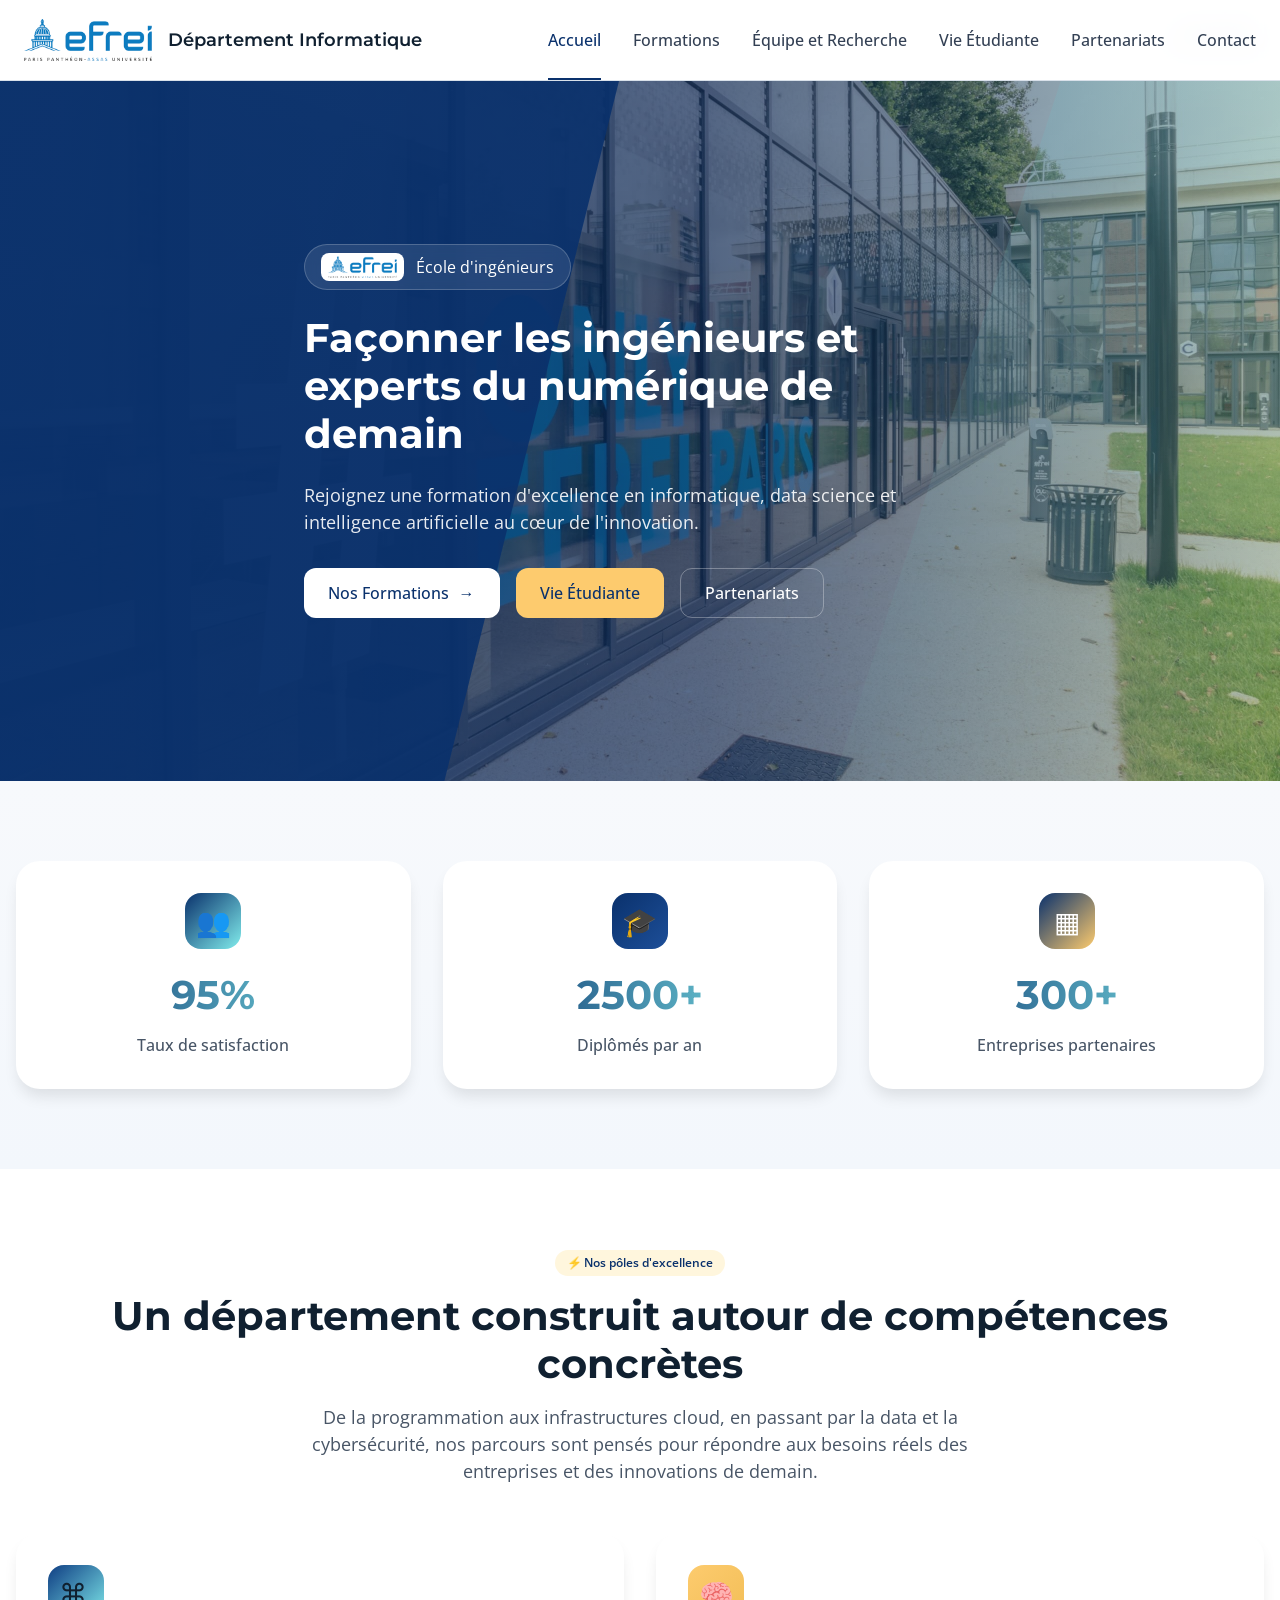
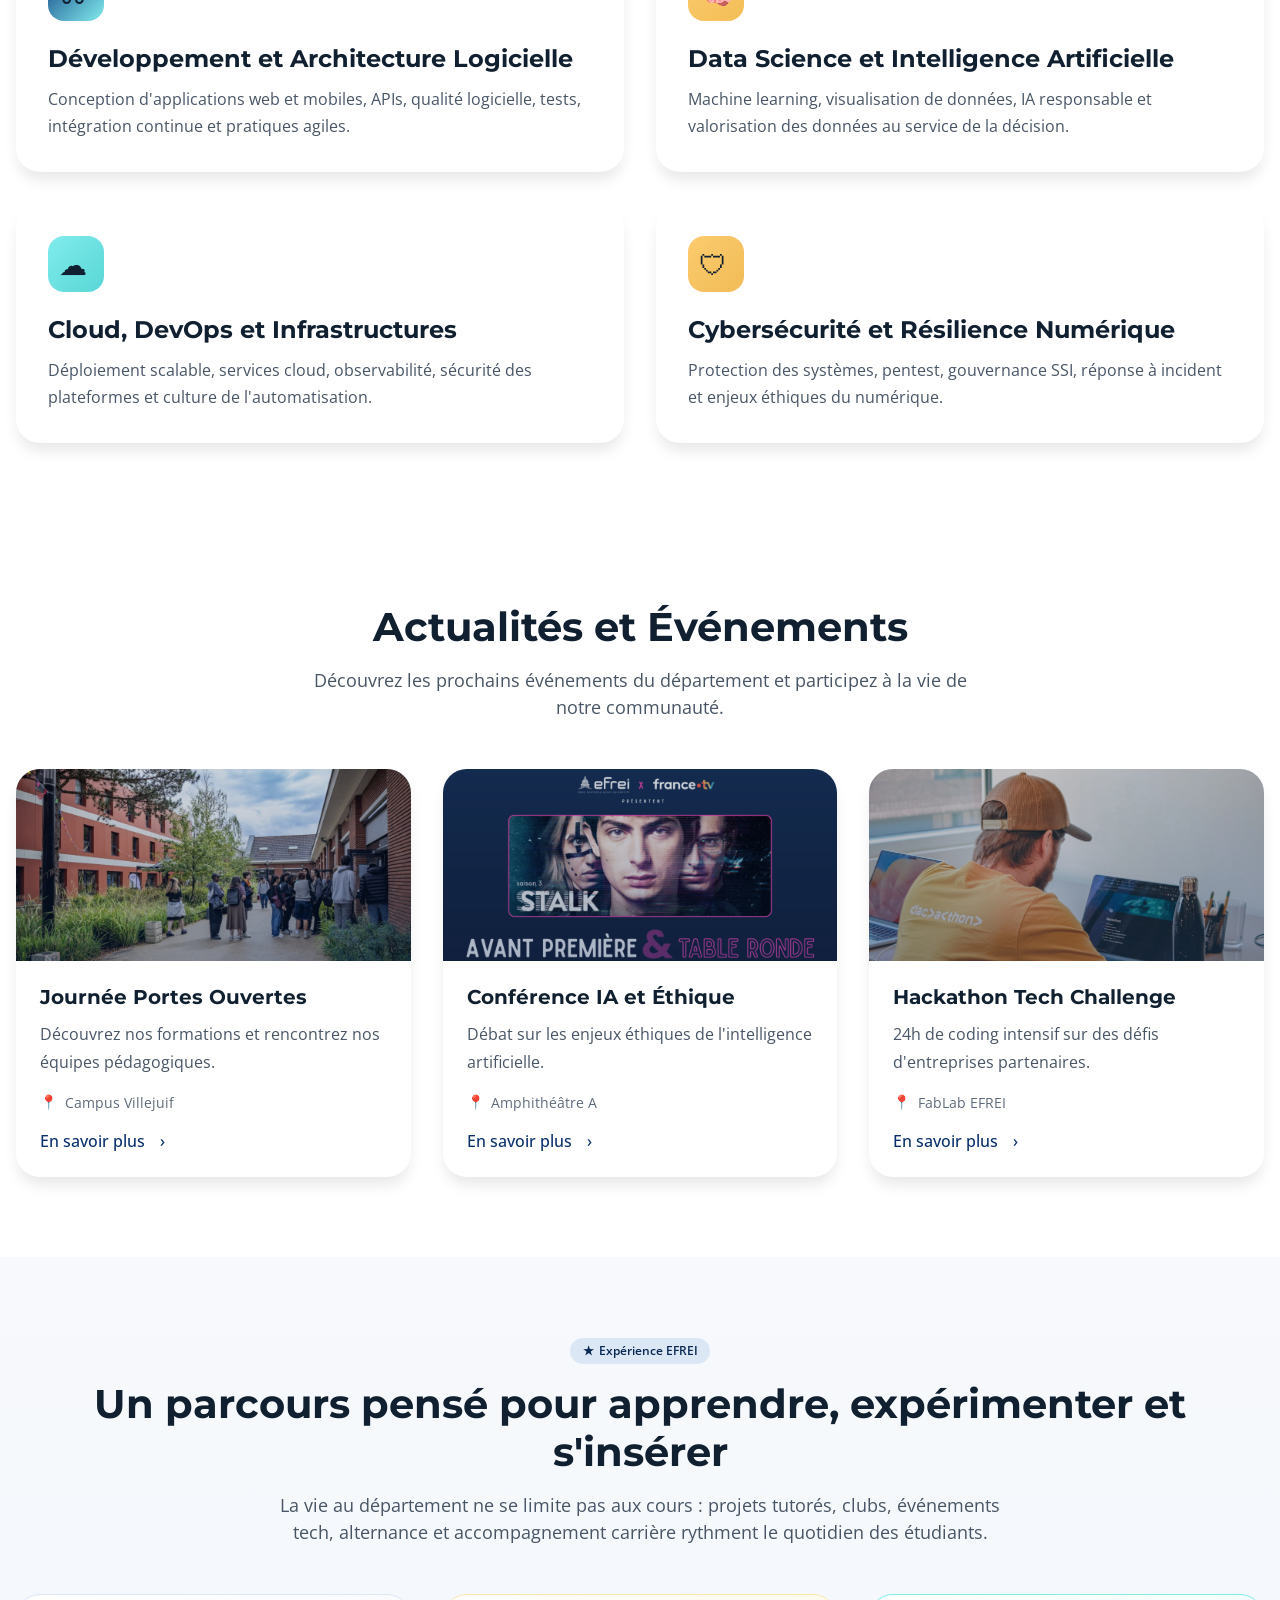
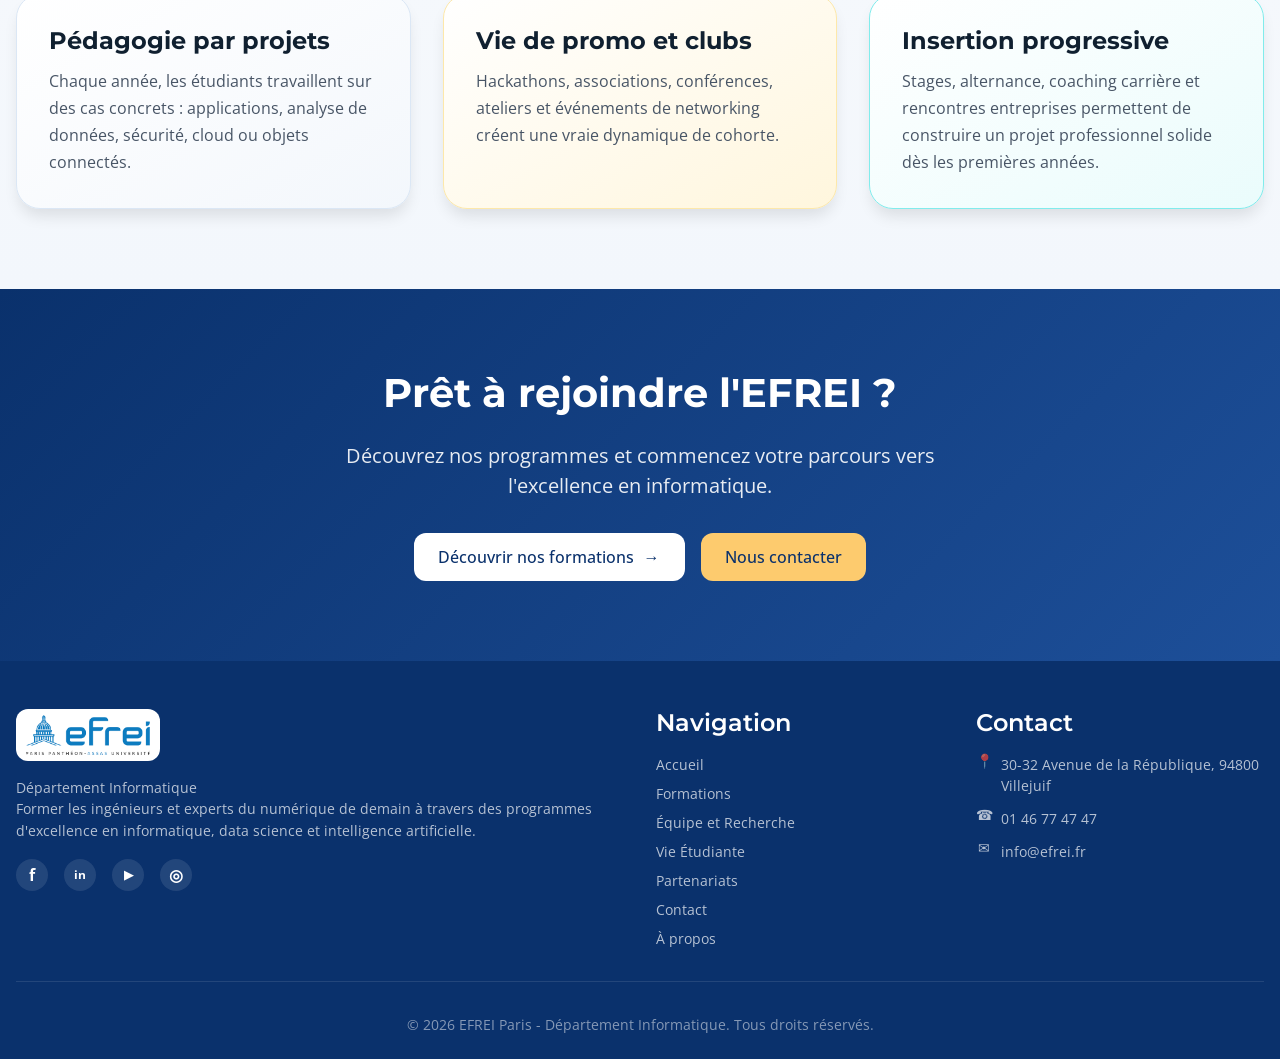
<file: SITE_TI402_Prog_WEB_OUMEZZAOUCHE_BOUAOUINA/html/index.html>
<!DOCTYPE html>
<html lang="fr">
<head>
    <meta charset="UTF-8">
    <meta name="viewport" content="width=device-width, initial-scale=1.0">
    <meta name="description" content="EFREI Paris - Département Informatique. Formations d'excellence en informatique, data science et intelligence artificielle.">
    <title>Accueil - EFREI Département Informatique</title>
    <link rel="stylesheet" href="../css/styles.css">
</head>
<body>
    <!-- EN-TETE -->
    <header class="entete-site">
        <div class="conteneur-entete">
            <a href="index.html" class="logo-entete">
                <img src="../img/efrei.png" alt="EFREI Paris">
                <span class="texte-logo-entete">Département Informatique</span>
            </a>

            <nav class="navigation-entete">
                <a href="index.html">Accueil</a>
                <a href="formations.html">Formations</a>
                <a href="equipe.html">Équipe et Recherche</a>
                <a href="vie-etudiante.html">Vie Étudiante</a>
                <a href="partenariats.html">Partenariats</a>
                <a href="contact.html">Contact</a>
            </nav>

            <button class="bouton-menu-petit-ecran" id="bouton-menu-petit-ecran" aria-label="Menu">
                <i class="icone icone-menu"></i>
            </button>
        </div>

        <nav class="menu-petit-ecran" id="menu-petit-ecran">
            <a href="index.html">Accueil</a>
            <a href="formations.html">Formations</a>
            <a href="equipe.html">Équipe et Recherche</a>
            <a href="vie-etudiante.html">Vie Étudiante</a>
            <a href="partenariats.html">Partenariats</a>
            <a href="contact.html">Contact</a>
        </nav>
    </header>

    <!-- BANNIERE D ACCUEIL -->
    <section class="carrousel-visuel">
        <div class="carrousel-accueil">
            <div class="diapo-accueil actif">
                <img src="../img/campus.png" alt="Campus EFREI">
            </div>
            <div class="diapo-accueil">
                <img src="../img/eleves.png" alt="Étudiants EFREI">
            </div>
        </div>

        <div class="filtre-accueil"></div>

        <div class="contenu-accueil">
            <div class="conteneur">
                <div class="contenu-accueil-interieur">
                    <div class="pastille-accueil">
                        <img src="../img/efrei.png" alt="EFREI">
                        <span>École d'ingénieurs</span>
                    </div>

                    <h1 class="titre-accueil">
                        Façonner les ingénieurs et experts du numérique de demain
                    </h1>

                    <p class="texte-accueil">
                        Rejoignez une formation d'excellence en informatique, data science et intelligence artificielle au cœur de l'innovation.
                    </p>

                    <div class="boutons-accueil">
                        <a href="formations.html" class="bouton bouton-principal">
                            Nos Formations
                            <i class="icone icone-fleche-droite"></i>
                        </a>
                        <a href="vie-etudiante.html" class="bouton bouton-secondaire">
                            Vie Étudiante
                        </a>
                        <a href="partenariats.html" class="bouton bouton-contour">
                            Partenariats
                        </a>
                    </div>
                </div>
            </div>
        </div>
    </section>

    <!-- CHIFFRES CLES -->
    <section class="section-page fond-degrade-clair">
        <div class="conteneur">
            <h2 class="titre-cache">Quelques chiffres clés du département informatique</h2>
            <div class="grille grille-1 grille-3">
                <div class="carte-chiffre">
                    <div class="icone-chiffre" style="background: linear-gradient(to bottom right, var(--bleu-600), var(--cyan-500)); color: white; width: 3.5rem; height: 3.5rem; border-radius: 1rem; display: flex; align-items: center; justify-content: center; margin: 0 auto 1rem;">
                        <i class="icone icone-utilisateurs" style="font-size: 1.75rem;"></i>
                    </div>
                    <div class="valeur-chiffre texte-degrade">95%</div>
                    <div class="libelle-chiffre">Taux de satisfaction</div>
                </div>

                <div class="carte-chiffre">
                    <div class="icone-chiffre" style="background: linear-gradient(to bottom right, var(--bleu-600), var(--indigo-500)); color: white; width: 3.5rem; height: 3.5rem; border-radius: 1rem; display: flex; align-items: center; justify-content: center; margin: 0 auto 1rem;">
                        <i class="icone icone-chapeau" style="font-size: 1.75rem;"></i>
                    </div>
                    <div class="valeur-chiffre texte-degrade">2500+</div>
                    <div class="libelle-chiffre">Diplômés par an</div>
                </div>

                <div class="carte-chiffre">
                    <div class="icone-chiffre" style="background: linear-gradient(to bottom right, var(--bleu-600), var(--orange-500)); color: white; width: 3.5rem; height: 3.5rem; border-radius: 1rem; display: flex; align-items: center; justify-content: center; margin: 0 auto 1rem;">
                        <i class="icone icone-batiment" style="font-size: 1.75rem;"></i>
                    </div>
                    <div class="valeur-chiffre texte-degrade">300+</div>
                    <div class="libelle-chiffre">Entreprises partenaires</div>
                </div>
            </div>
        </div>
    </section>

    <!-- PÔLES D'EXCELLENCE -->
    <section class="section-page" style="background: white;">
        <div class="conteneur">
            <div class="texte-centre marge-bas-12">
                <div class="pastille pastille-violette" style="margin-bottom: 1rem;"><i class="icone icone-eclair"></i> Nos pôles d'excellence</div>
                <h2 style="font-size: 2.5rem; font-family: var(--police-titre); font-weight: 700; margin-bottom: 1rem;">
                    Un département construit autour de compétences concrètes
                </h2>
                <p style="font-size: 1.125rem; color: var(--gris-600); max-width: 46rem; margin: 0 auto;">
                    De la programmation aux infrastructures cloud, en passant par la data et la cybersécurité, nos parcours sont pensés pour répondre aux besoins réels des entreprises et des innovations de demain.
                </p>
            </div>

            <div class="grille grille-1 grille-2">
                <div class="carte">
                    <div class="icone-carte degrade-bleu">
                        <i class="icone icone-ordinateur-code"></i>
                    </div>
                    <h3 class="titre-carte">Développement et Architecture Logicielle</h3>
                    <p class="description-carte">Conception d'applications web et mobiles, APIs, qualité logicielle, tests, intégration continue et pratiques agiles.</p>
                </div>

                <div class="carte">
                    <div class="icone-carte degrade-violet">
                        <i class="icone icone-cerveau"></i>
                    </div>
                    <h3 class="titre-carte">Data Science et Intelligence Artificielle</h3>
                    <p class="description-carte">Machine learning, visualisation de données, IA responsable et valorisation des données au service de la décision.</p>
                </div>

                <div class="carte">
                    <div class="icone-carte degrade-vert">
                        <i class="icone icone-nuage"></i>
                    </div>
                    <h3 class="titre-carte">Cloud, DevOps et Infrastructures</h3>
                    <p class="description-carte">Déploiement scalable, services cloud, observabilité, sécurité des plateformes et culture de l'automatisation.</p>
                </div>

                <div class="carte">
                    <div class="icone-carte degrade-orange">
                        <i class="icone icone-bouclier"></i>
                    </div>
                    <h3 class="titre-carte">Cybersécurité et Résilience Numérique</h3>
                    <p class="description-carte">Protection des systèmes, pentest, gouvernance SSI, réponse à incident et enjeux éthiques du numérique.</p>
                </div>
            </div>
        </div>
    </section>

    <!-- ACTUALITES ET EVENEMENTS -->
    <section class="section-page" style="background: white;">
        <div class="conteneur">
            <div class="texte-centre marge-bas-12">
                <h2 style="font-size: 2.5rem; font-family: var(--police-titre); font-weight: 700; margin-bottom: 1rem;">
                    Actualités et Événements
                </h2>
                <p style="font-size: 1.125rem; color: var(--gris-600); max-width: 42rem; margin: 0 auto;">
                    Découvrez les prochains événements du département et participez à la vie de notre communauté.
                </p>
            </div>

            <div class="grille grille-1 grille-3">
                <!-- Evenement 1 -->
                <div class="carte-evenement">
                    <div class="image-evenement">
                        <img src="../img/jpo.png" alt="Journée Portes Ouvertes">
                    </div>
                    <div style="padding: 1.5rem;">
                        <div style="position: absolute; top: 1rem; right: 1rem; background: white; padding: 0.375rem 0.75rem; border-radius: 0.5rem; box-shadow: 0 4px 6px rgba(0,0,0,0.1);">
                            <div style="font-size: 0.75rem; font-weight: 600; color: var(--bleu-600); text-transform: uppercase;">
                                15 Mai 2026
                            </div>
                        </div>
                        <h3 style="font-size: 1.25rem; font-weight: 700; font-family: var(--police-titre); margin-bottom: 0.75rem;">
                            Journée Portes Ouvertes
                        </h3>
                        <p style="color: var(--gris-600); margin-bottom: 1rem; line-height: 1.7;">
                            Découvrez nos formations et rencontrez nos équipes pédagogiques.
                        </p>
                        <div style="display: flex; align-items: center; gap: 0.5rem; font-size: 0.875rem; color: var(--gris-500); margin-bottom: 1rem;">
                            <i class="icone icone-position"></i>
                            <span>Campus Villejuif</span>
                        </div>
                        <a href="#" style="color: var(--bleu-600); font-weight: 500; display: inline-flex; align-items: center; gap: 0.5rem;">
                            En savoir plus
                            <i class="icone icone-chevron-droite"></i>
                        </a>
                    </div>
                </div>

                <!-- Evenement 2 -->
                <div class="carte-evenement">
                    <div class="image-evenement">
                        <img src="../img/conference.png" alt="Conférence IA">
                    </div>
                    <div style="padding: 1.5rem;">
                        <div style="position: absolute; top: 1rem; right: 1rem; background: white; padding: 0.375rem 0.75rem; border-radius: 0.5rem; box-shadow: 0 4px 6px rgba(0,0,0,0.1);">
                            <div style="font-size: 0.75rem; font-weight: 600; color: var(--bleu-600); text-transform: uppercase;">
                                22 Mai 2026
                            </div>
                        </div>
                        <h3 style="font-size: 1.25rem; font-weight: 700; font-family: var(--police-titre); margin-bottom: 0.75rem;">
                            Conférence IA et Éthique
                        </h3>
                        <p style="color: var(--gris-600); margin-bottom: 1rem; line-height: 1.7;">
                            Débat sur les enjeux éthiques de l'intelligence artificielle.
                        </p>
                        <div style="display: flex; align-items: center; gap: 0.5rem; font-size: 0.875rem; color: var(--gris-500); margin-bottom: 1rem;">
                            <i class="icone icone-position"></i>
                            <span>Amphithéâtre A</span>
                        </div>
                        <a href="#" style="color: var(--bleu-600); font-weight: 500; display: inline-flex; align-items: center; gap: 0.5rem;">
                            En savoir plus
                            <i class="icone icone-chevron-droite"></i>
                        </a>
                    </div>
                </div>

                <!-- Evenement 3 -->
                <div class="carte-evenement">
                    <div class="image-evenement">
                        <img src="../img/hackaton.png" alt="Hackathon">
                    </div>
                    <div style="padding: 1.5rem;">
                        <div style="position: absolute; top: 1rem; right: 1rem; background: white; padding: 0.375rem 0.75rem; border-radius: 0.5rem; box-shadow: 0 4px 6px rgba(0,0,0,0.1);">
                            <div style="font-size: 0.75rem; font-weight: 600; color: var(--bleu-600); text-transform: uppercase;">
                                5-6 Juin 2026
                            </div>
                        </div>
                        <h3 style="font-size: 1.25rem; font-weight: 700; font-family: var(--police-titre); margin-bottom: 0.75rem;">
                            Hackathon Tech Challenge
                        </h3>
                        <p style="color: var(--gris-600); margin-bottom: 1rem; line-height: 1.7;">
                            24h de coding intensif sur des défis d'entreprises partenaires.
                        </p>
                        <div style="display: flex; align-items: center; gap: 0.5rem; font-size: 0.875rem; color: var(--gris-500); margin-bottom: 1rem;">
                            <i class="icone icone-position"></i>
                            <span>FabLab EFREI</span>
                        </div>
                        <a href="#" style="color: var(--bleu-600); font-weight: 500; display: inline-flex; align-items: center; gap: 0.5rem;">
                            En savoir plus
                            <i class="icone icone-chevron-droite"></i>
                        </a>
                    </div>
                </div>
            </div>
        </div>
    </section>

    <!-- EXPÉRIENCE ÉTUDIANTE -->
    <section class="section-page fond-degrade-clair">
        <div class="conteneur">
            <div class="texte-centre marge-bas-12">
                <div class="pastille pastille-bleue" style="margin-bottom: 1rem;"><i class="icone icone-etoile"></i> Expérience EFREI</div>
                <h2 style="font-size: 2.5rem; font-family: var(--police-titre); font-weight: 700; margin-bottom: 1rem;">
                    Un parcours pensé pour apprendre, expérimenter et s'insérer
                </h2>
                <p style="font-size: 1.125rem; color: var(--gris-600); max-width: 46rem; margin: 0 auto;">
                    La vie au département ne se limite pas aux cours : projets tutorés, clubs, événements tech, alternance et accompagnement carrière rythment le quotidien des étudiants.
                </p>
            </div>

            <div class="grille grille-1 grille-3">
                <div class="carte" style="background: linear-gradient(to bottom right, white, var(--bleu-50)); border: 1px solid var(--bleu-100);">
                    <h3 class="titre-carte">Pédagogie par projets</h3>
                    <p class="description-carte">Chaque année, les étudiants travaillent sur des cas concrets : applications, analyse de données, sécurité, cloud ou objets connectés.</p>
                </div>

                <div class="carte" style="background: linear-gradient(to bottom right, white, var(--violet-100)); border: 1px solid var(--violet-300);">
                    <h3 class="titre-carte">Vie de promo et clubs</h3>
                    <p class="description-carte">Hackathons, associations, conférences, ateliers et événements de networking créent une vraie dynamique de cohorte.</p>
                </div>

                <div class="carte" style="background: linear-gradient(to bottom right, white, var(--cyan-100)); border: 1px solid var(--cyan-500);">
                    <h3 class="titre-carte">Insertion progressive</h3>
                    <p class="description-carte">Stages, alternance, coaching carrière et rencontres entreprises permettent de construire un projet professionnel solide dès les premières années.</p>
                </div>
            </div>
        </div>
    </section>

    <!-- APPEL A L ACTION -->
    <section class="section-page fond-degrade" style="color: white;">
        <div class="conteneur texte-centre">
            <h2 style="font-size: 2.5rem; font-family: var(--police-titre); font-weight: 700; margin-bottom: 1.5rem;">
                Prêt à rejoindre l'EFREI ?
            </h2>
            <p style="font-size: 1.25rem; opacity: 0.9; margin-bottom: 2rem; max-width: 42rem; margin-left: auto; margin-right: auto;">
                Découvrez nos programmes et commencez votre parcours vers l'excellence en informatique.
            </p>
            <div style="display: flex; flex-wrap: wrap; gap: 1rem; justify-content: center;">
                <a href="formations.html" class="bouton bouton-principal">
                    Découvrir nos formations
                    <i class="icone icone-fleche-droite"></i>
                </a>
                <a href="contact.html" class="bouton bouton-secondaire">
                    Nous contacter
                </a>
            </div>
        </div>
    </section>

    <!-- PIED DE PAGE -->
    <footer class="pied-page">
        <div class="conteneur">
            <div class="contenu-pied-page">
                <div class="marque-pied-page">
                    <div class="logo-pied-page">
                        <img src="../img/efrei.png" alt="EFREI Paris">
                        <div style="font-size: 0.875rem; color: rgba(255,255,255,0.7); margin-top: 0.5rem;">Département Informatique</div>
                    </div>
                    <p class="description-pied-page">
                        Former les ingénieurs et experts du numérique de demain à travers des programmes d'excellence en informatique, data science et intelligence artificielle.
                    </p>
                    <div class="reseaux-pied-page">
                        <a href="https://www.facebook.com/EfreiParis/?locale=fr_FR" target="_blank" rel="noopener noreferrer" aria-label="Facebook">
                            <i class="icone icone-reseau-facebook"></i>
                        </a>
                        <a href="https://www.linkedin.com/school/efrei/posts/?feedView=all" target="_blank" rel="noopener noreferrer" aria-label="LinkedIn">
                            <i class="icone icone-reseau-linkedin"></i>
                        </a>
                        <a href="https://www.youtube.com/efrei" target="_blank" rel="noopener noreferrer" aria-label="YouTube">
                            <i class="icone icone-reseau-youtube"></i>
                        </a>
                        <a href="https://www.instagram.com/efrei_paris/" target="_blank" rel="noopener noreferrer" aria-label="Instagram">
                            <i class="icone icone-reseau-instagram"></i>
                        </a>
                    </div>
                </div>

                <div>
                    <h3 class="titre-pied-page">Navigation</h3>
                    <div class="liens-pied-page">
                        <a href="index.html">Accueil</a>
                        <a href="formations.html">Formations</a>
                        <a href="equipe.html">Équipe et Recherche</a>
                        <a href="vie-etudiante.html">Vie Étudiante</a>
                        <a href="partenariats.html">Partenariats</a>
                        <a href="contact.html">Contact</a>
                        <a href="contact.html#a-propos">À propos</a>
                    </div>
                </div>

                <div>
                    <h3 class="titre-pied-page">Contact</h3>
                    <div class="contact-pied-page">
                        <div class="element-contact-pied-page">
                            <i class="icone icone-position"></i>
                            <span>30-32 Avenue de la République, 94800 Villejuif</span>
                        </div>
                        <div class="element-contact-pied-page">
                            <i class="icone icone-telephone"></i>
                            <span>01 46 77 47 47</span>
                        </div>
                        <div class="element-contact-pied-page">
                            <i class="icone icone-enveloppe"></i>
                            <span>info@efrei.fr</span>
                        </div>
                    </div>
                </div>
            </div>

            <div class="bas-pied-page">
                <p>&copy; 2026 EFREI Paris - Département Informatique. Tous droits réservés.</p>
            </div>
        </div>
    </footer>

    <script src="../js/script.js"></script>
</body>
</html>
</file>
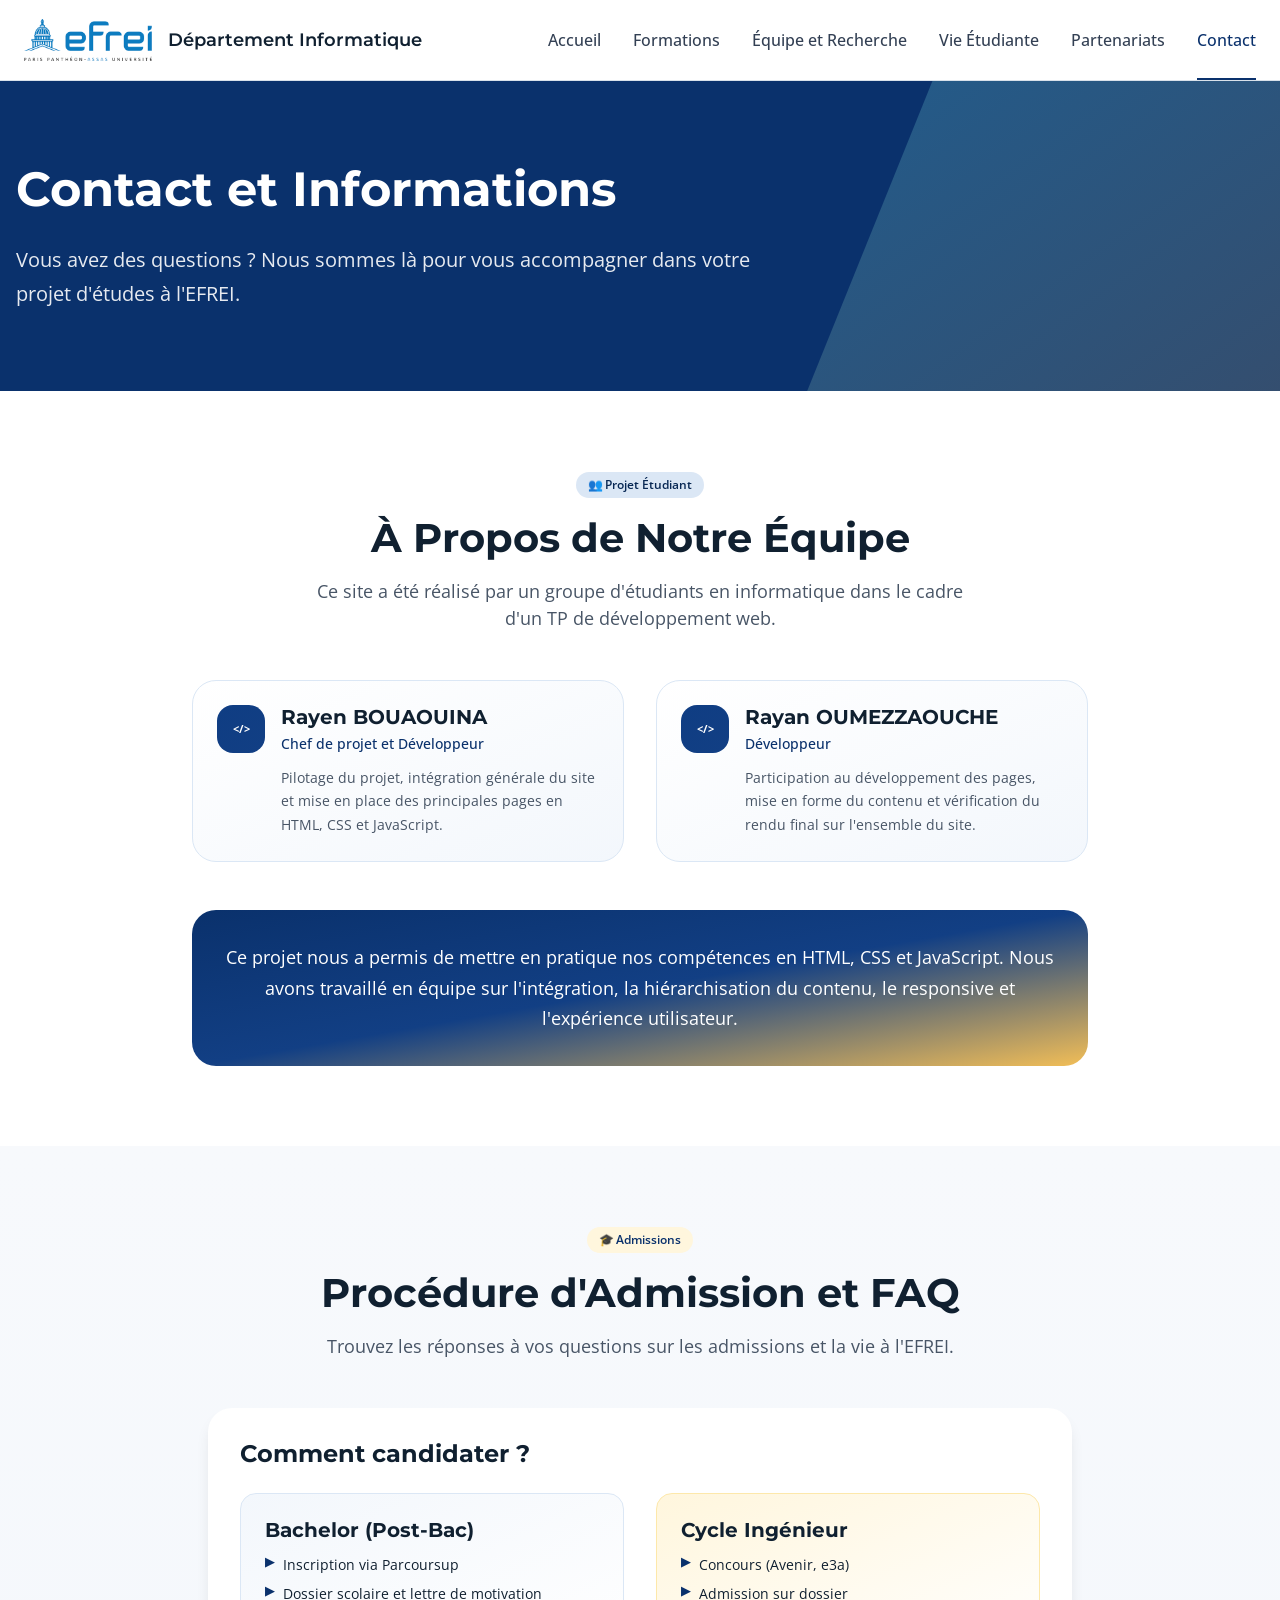
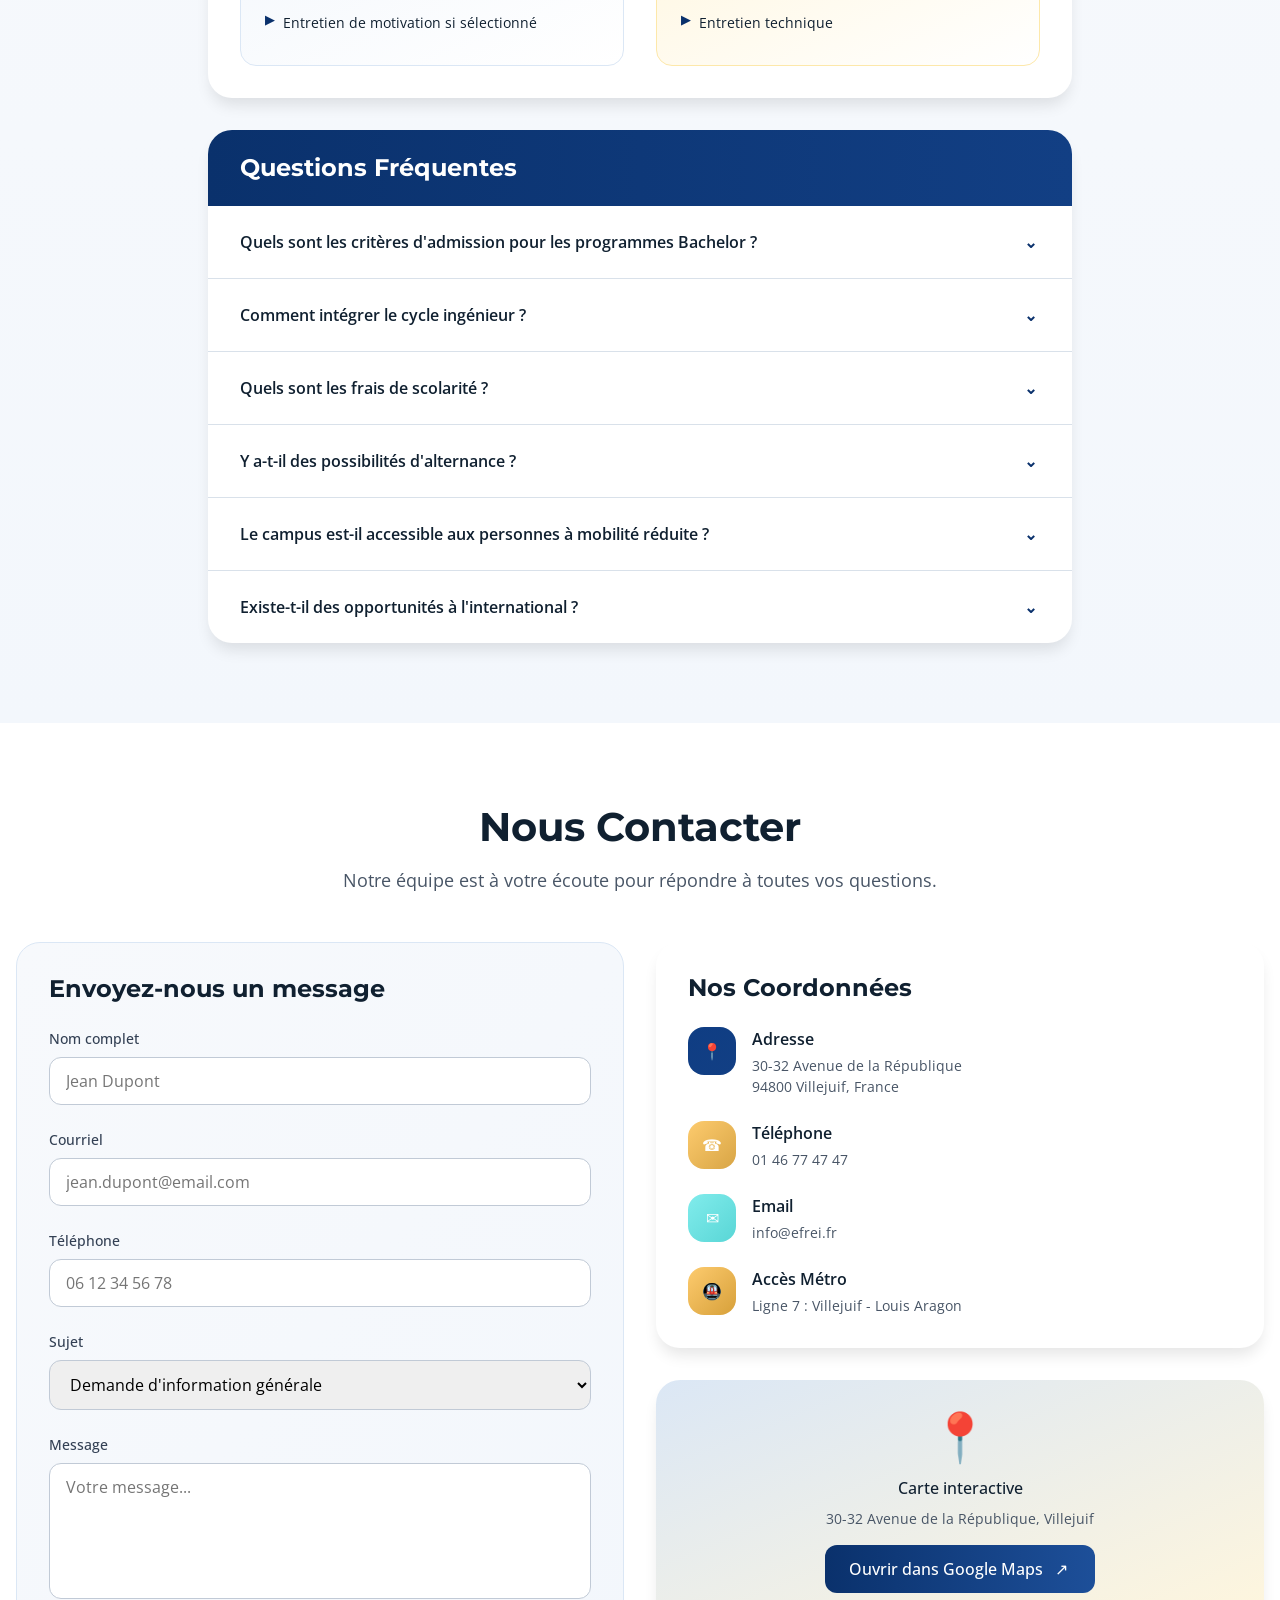
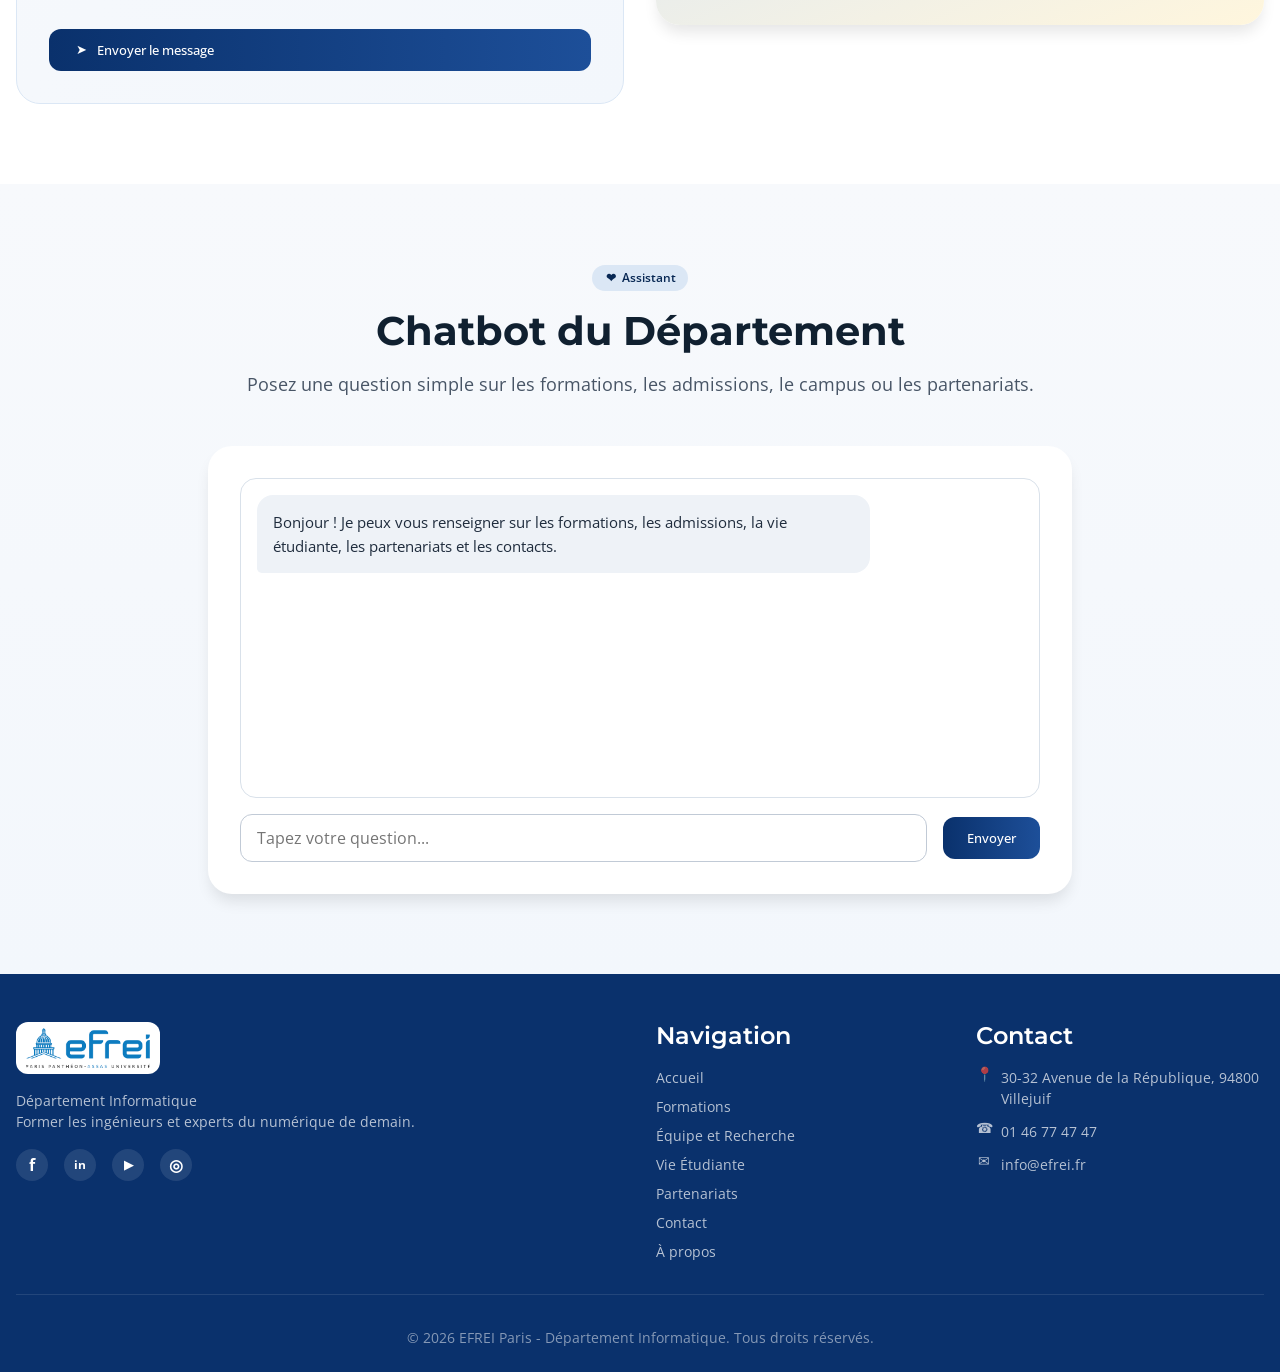
<file: SITE_TI402_Prog_WEB_OUMEZZAOUCHE_BOUAOUINA/html/contact.html>
<!DOCTYPE html>
<html lang="fr">
<head>
    <meta charset="UTF-8">
    <meta name="viewport" content="width=device-width, initial-scale=1.0">
    <meta name="description" content="Contactez-nous - EFREI Département Informatique">
    <title>Contact - EFREI Département Informatique</title>
    <link rel="stylesheet" href="../css/styles.css">
</head>
<body>
    <header class="entete-site">
        <div class="conteneur-entete">
            <a href="index.html" class="logo-entete">
                <img src="../img/efrei.png" alt="EFREI Paris">
                <span class="texte-logo-entete">Département Informatique</span>
            </a>
            <nav class="navigation-entete">
                <a href="index.html">Accueil</a>
                <a href="formations.html">Formations</a>
                <a href="equipe.html">Équipe et Recherche</a>
                <a href="vie-etudiante.html">Vie Étudiante</a>
                <a href="partenariats.html">Partenariats</a>
                <a href="contact.html">Contact</a>
            </nav>
            <button class="bouton-menu-petit-ecran" id="bouton-menu-petit-ecran" aria-label="Menu"><i class="icone icone-menu"></i></button>
        </div>
        <nav class="menu-petit-ecran" id="menu-petit-ecran">
            <a href="index.html">Accueil</a>
            <a href="formations.html">Formations</a>
            <a href="equipe.html">Équipe et Recherche</a>
            <a href="vie-etudiante.html">Vie Étudiante</a>
            <a href="partenariats.html">Partenariats</a>
            <a href="contact.html">Contact</a>
        </nav>
    </header>

    <section class="bandeau-page">
        <div class="conteneur">
            <div class="contenu-bandeau-page">
                <h1 class="titre-page">Contact et Informations</h1>
                <p class="description-page">Vous avez des questions ? Nous sommes là pour vous accompagner dans votre projet d'études à l'EFREI.</p>
            </div>
        </div>
    </section>

    <!-- A PROPOS - PROJET ETUDIANT -->
    <section id="a-propos" class="section-page" style="background: white;">
        <div class="conteneur">
            <div class="texte-centre marge-bas-12">
                <div class="pastille pastille-bleue" style="margin-bottom: 1rem;"><i class="icone icone-utilisateurs"></i> Projet Étudiant</div>
                <h2 style="font-size: 2.5rem; font-family: var(--police-titre); font-weight: 700; margin-bottom: 1rem;">À Propos de Notre Équipe</h2>
                <p style="font-size: 1.125rem; color: var(--gris-600); max-width: 42rem; margin: 0 auto;">Ce site a été réalisé par un groupe d'étudiants en informatique dans le cadre d'un TP de développement web.</p>
            </div>
            <div class="grille grille-1 grille-2" style="max-width: 56rem; margin: 0 auto;">
                <div style="background: linear-gradient(to bottom right, white, var(--bleu-50)); border: 1px solid var(--bleu-100); border-radius: var(--arrondi-2xl); padding: 1.5rem;">
                    <div style="display: flex; align-items: start; gap: 1rem;">
                        <div style="width: 3rem; height: 3rem; border-radius: var(--arrondi-xl); background: linear-gradient(to bottom right, var(--bleu-500), var(--indigo-600)); display: flex; align-items: center; justify-content: center; flex-shrink: 0; color: white;"><i class="icone icone-code"></i></div>
                        <div>
                            <h3 style="font-size: 1.25rem; font-weight: 700; font-family: var(--police-titre); margin-bottom: 0.25rem;">Rayen BOUAOUINA</h3>
                            <div style="font-size: 0.875rem; font-weight: 500; color: var(--bleu-600); margin-bottom: 0.75rem;">Chef de projet et Développeur</div>
                            <p style="font-size: 0.875rem; color: var(--gris-600); line-height: 1.7;">Pilotage du projet, intégration générale du site et mise en place des principales pages en HTML, CSS et JavaScript.</p>
                        </div>
                    </div>
                </div>
                <div style="background: linear-gradient(to bottom right, white, var(--bleu-50)); border: 1px solid var(--bleu-100); border-radius: var(--arrondi-2xl); padding: 1.5rem;">
                    <div style="display: flex; align-items: start; gap: 1rem;">
                        <div style="width: 3rem; height: 3rem; border-radius: var(--arrondi-xl); background: linear-gradient(to bottom right, var(--bleu-500), var(--indigo-600)); display: flex; align-items: center; justify-content: center; flex-shrink: 0; color: white;"><i class="icone icone-code"></i></div>
                        <div>
                            <h3 style="font-size: 1.25rem; font-weight: 700; font-family: var(--police-titre); margin-bottom: 0.25rem;">Rayan OUMEZZAOUCHE</h3>
                            <div style="font-size: 0.875rem; font-weight: 500; color: var(--bleu-600); margin-bottom: 0.75rem;">Développeur</div>
                            <p style="font-size: 0.875rem; color: var(--gris-600); line-height: 1.7;">Participation au développement des pages, mise en forme du contenu et vérification du rendu final sur l'ensemble du site.</p>
                        </div>
                    </div>
                </div>
            </div>
            <div style="margin-top: 3rem; background: linear-gradient(to bottom right, var(--bleu-600), var(--indigo-600), var(--violet-600)); border-radius: var(--arrondi-2xl); padding: 2rem; color: white; text-align: center; max-width: 56rem; margin-left: auto; margin-right: auto;">
                <p style="font-size: 1.125rem; line-height: 1.7;">
                    Ce projet nous a permis de mettre en pratique nos compétences en HTML, CSS et JavaScript.
                    Nous avons travaillé en équipe sur l'intégration, la hiérarchisation du contenu, le responsive et l'expérience utilisateur.
                </p>
            </div>
        </div>
    </section>

    <!-- ADMISSIONS ET FAQ -->
    <section id="admissions" class="section-page fond-degrade-clair">
        <div class="conteneur" style="max-width: 56rem;">
            <div class="texte-centre marge-bas-12">
                <div class="pastille pastille-violette" style="margin-bottom: 1rem;"><i class="icone icone-chapeau"></i> Admissions</div>
                <h2 style="font-size: 2.5rem; font-family: var(--police-titre); font-weight: 700; margin-bottom: 1rem;">Procédure d'Admission et FAQ</h2>
                <p style="font-size: 1.125rem; color: var(--gris-600);">Trouvez les réponses à vos questions sur les admissions et la vie à l'EFREI.</p>
            </div>

            <div class="carte marge-bas-8">
                <h3 style="font-size: 1.5rem; font-family: var(--police-titre); font-weight: 700; margin-bottom: 1.5rem;">Comment candidater ?</h3>
                <div class="grille grille-1 grille-2">
                    <div style="background: linear-gradient(to bottom right, var(--bleu-50), white); border: 1px solid var(--bleu-100); border-radius: var(--arrondi-xl); padding: 1.5rem;">
                        <h4 style="font-weight: 700; margin-bottom: 0.75rem;">Bachelor (Post-Bac)</h4>
                        <ul style="list-style: none; padding: 0;">
                            <li style="display: flex; gap: 0.5rem; margin-bottom: 0.5rem; font-size: 0.875rem;">
                                <span style="color: var(--bleu-600); font-size: 0.8rem; line-height: 1.2;">▶</span>
                                <span>Inscription via Parcoursup</span>
                            </li>
                            <li style="display: flex; gap: 0.5rem; margin-bottom: 0.5rem; font-size: 0.875rem;">
                                <span style="color: var(--bleu-600); font-size: 0.8rem; line-height: 1.2;">▶</span>
                                <span>Dossier scolaire et lettre de motivation</span>
                            </li>
                            <li style="display: flex; gap: 0.5rem; margin-bottom: 0.5rem; font-size: 0.875rem;">
                                <span style="color: var(--bleu-600); font-size: 0.8rem; line-height: 1.2;">▶</span>
                                <span>Entretien de motivation si sélectionné</span>
                            </li>
                        </ul>
                    </div>
                    <div style="background: linear-gradient(to bottom right, var(--violet-100), white); border: 1px solid var(--violet-300); border-radius: var(--arrondi-xl); padding: 1.5rem;">
                        <h4 style="font-weight: 700; margin-bottom: 0.75rem;">Cycle Ingénieur</h4>
                        <ul style="list-style: none; padding: 0;">
                            <li style="display: flex; gap: 0.5rem; margin-bottom: 0.5rem; font-size: 0.875rem;">
                                <span style="color: var(--bleu-600); font-size: 0.8rem; line-height: 1.2;">▶</span>
                                <span>Concours (Avenir, e3a)</span>
                            </li>
                            <li style="display: flex; gap: 0.5rem; margin-bottom: 0.5rem; font-size: 0.875rem;">
                                <span style="color: var(--bleu-600); font-size: 0.8rem; line-height: 1.2;">▶</span>
                                <span>Admission sur dossier</span>
                            </li>
                            <li style="display: flex; gap: 0.5rem; margin-bottom: 0.5rem; font-size: 0.875rem;">
                                <span style="color: var(--bleu-600); font-size: 0.8rem; line-height: 1.2;">▶</span>
                                <span>Entretien technique</span>
                            </li>
                        </ul>
                    </div>
                </div>
            </div>

            <div class="faq">
                <div style="background: linear-gradient(to right, var(--bleu-600), var(--indigo-600)); color: white; padding: 1.5rem 2rem;">
                    <h3 style="font-size: 1.5rem; font-family: var(--police-titre); font-weight: 700;">Questions Fréquentes</h3>
                </div>
                <div class="bloc-faq">
                    <div class="titre-faq">
                        <span>Quels sont les critères d'admission pour les programmes Bachelor ?</span>
                        <i class="icone icone-chevron-bas icone-faq"></i>
                    </div>
                    <div class="contenu-faq">
                        <div class="contenu-faq-interieur">L'admission en Bachelor se fait via Parcoursup. Nous recherchons des étudiants motivés avec un bon niveau en mathématiques et sciences. Un dossier solide, de bonnes notes au baccalauréat et une lettre de motivation convaincante sont essentiels.</div>
                    </div>
                </div>
                <div class="bloc-faq">
                    <div class="titre-faq">
                        <span>Comment intégrer le cycle ingénieur ?</span>
                        <i class="icone icone-chevron-bas icone-faq"></i>
                    </div>
                    <div class="contenu-faq">
                        <div class="contenu-faq-interieur">Le cycle ingénieur est accessible sur concours (Concours Avenir pour les post-bac, concours e3a/Centrale-Supélec pour les classes préparatoires) ou sur dossier pour les admissions parallèles (DUT, BTS, Licence 2/3).</div>
                    </div>
                </div>
                <div class="bloc-faq">
                    <div class="titre-faq">
                        <span>Quels sont les frais de scolarité ?</span>
                        <i class="icone icone-chevron-bas icone-faq"></i>
                    </div>
                    <div class="contenu-faq">
                        <div class="contenu-faq-interieur">Les frais de scolarité varient selon le programme : environ 8 500€/an pour le Bachelor et 9 500€/an pour le cycle ingénieur. Des bourses sont disponibles sur critères sociaux (CROUS) et au mérite.</div>
                    </div>
                </div>
                <div class="bloc-faq">
                    <div class="titre-faq">
                        <span>Y a-t-il des possibilités d'alternance ?</span>
                        <i class="icone icone-chevron-bas icone-faq"></i>
                    </div>
                    <div class="contenu-faq">
                        <div class="contenu-faq-interieur">Oui, l'alternance est possible dès la 3ème année de Bachelor et durant tout le cycle ingénieur. Nous avons un réseau de plus de 300 entreprises partenaires qui recrutent nos étudiants en apprentissage.</div>
                    </div>
                </div>
                <div class="bloc-faq">
                    <div class="titre-faq">
                        <span>Le campus est-il accessible aux personnes à mobilité réduite ?</span>
                        <i class="icone icone-chevron-bas icone-faq"></i>
                    </div>
                    <div class="contenu-faq">
                        <div class="contenu-faq-interieur">Oui, le campus de Villejuif dispose d'accès adaptés, d'ascenseurs, de salles équipées et d'un accompagnement dédié pour préparer au mieux votre rentrée et votre quotidien sur place.</div>
                    </div>
                </div>
                <div class="bloc-faq">
                    <div class="titre-faq">
                        <span>Existe-t-il des opportunités à l'international ?</span>
                        <i class="icone icone-chevron-bas icone-faq"></i>
                    </div>
                    <div class="contenu-faq">
                        <div class="contenu-faq-interieur">Oui, des échanges académiques, stages à l'étranger, projets multiculturels et partenariats internationaux peuvent enrichir le parcours selon la formation choisie et le calendrier pédagogique.</div>
                    </div>
                </div>
            </div>
        </div>
    </section>

    <!-- CONTACT -->
    <section class="section-page" style="background: white;">
        <div class="conteneur">
            <div class="texte-centre marge-bas-12">
                <h2 style="font-size: 2.5rem; font-family: var(--police-titre); font-weight: 700; margin-bottom: 1rem;">Nous Contacter</h2>
                <p style="font-size: 1.125rem; color: var(--gris-600);">Notre équipe est à votre écoute pour répondre à toutes vos questions.</p>
            </div>
            <div class="grille grille-1 grille-2">
                <div style="background: linear-gradient(to bottom right, var(--gris-50), var(--bleu-50)); border: 1px solid var(--bleu-100); border-radius: var(--arrondi-2xl); padding: 2rem;">
                    <h3 style="font-size: 1.5rem; font-family: var(--police-titre); font-weight: 700; margin-bottom: 1.5rem;">Envoyez-nous un message</h3>
                    <form id="formulaire-contact" action="#" method="post">
                        <div class="bloc-formulaire">
                            <label for="champ-nom" class="etiquette-formulaire">Nom complet</label>
                            <input type="text" id="champ-nom" name="nom" class="champ-formulaire" placeholder="Jean Dupont" required>
                        </div>
                        <div class="bloc-formulaire">
                            <label for="champ-courriel" class="etiquette-formulaire">Courriel</label>
                            <input type="email" id="champ-courriel" name="courriel" class="champ-formulaire" placeholder="jean.dupont@email.com" required>
                        </div>
                        <div class="bloc-formulaire">
                            <label for="champ-telephone" class="etiquette-formulaire">Téléphone</label>
                            <input type="tel" id="champ-telephone" name="telephone" class="champ-formulaire" placeholder="06 12 34 56 78">
                        </div>
                        <div class="bloc-formulaire">
                            <label for="champ-sujet" class="etiquette-formulaire">Sujet</label>
                            <select id="champ-sujet" name="sujet" class="liste-formulaire">
                                <option value="Demande d'information générale">Demande d'information générale</option>
                                <option value="Question sur les admissions">Question sur les admissions</option>
                                <option value="Question sur les formations">Question sur les formations</option>
                                <option value="Service carrières">Service carrières</option>
                                <option value="Autre">Autre</option>
                            </select>
                        </div>
                        <div class="bloc-formulaire">
                            <label for="champ-message" class="etiquette-formulaire">Message</label>
                            <textarea id="champ-message" name="message" class="zone-formulaire" rows="5" placeholder="Votre message..." required></textarea>
                        </div>
                        <button type="submit" class="bouton bouton-degrade" style="width: 100%;">
                            <i class="icone icone-envoi"></i>
                            Envoyer le message
                        </button>
                        <p id="message-telechargement" class="message-telechargement"></p>
                    </form>
                </div>

                <div>
                    <div class="carte marge-bas-8">
                        <h3 style="font-size: 1.5rem; font-family: var(--police-titre); font-weight: 700; margin-bottom: 1.5rem;">Nos Coordonnées</h3>
                        <div style="display: flex; flex-direction: column; gap: 1.5rem;">
                            <div style="display: flex; align-items: start; gap: 1rem;">
                                <div style="width: 3rem; height: 3rem; border-radius: var(--arrondi-xl); background: linear-gradient(to bottom right, var(--bleu-500), var(--indigo-600)); display: flex; align-items: center; justify-content: center; flex-shrink: 0; color: white;">
                                    <i class="icone icone-position"></i>
                                </div>
                                <div>
                                    <div style="font-weight: 600; margin-bottom: 0.25rem;">Adresse</div>
                                    <div style="color: var(--gris-600); font-size: 0.875rem;">30-32 Avenue de la République<br>94800 Villejuif, France</div>
                                </div>
                            </div>
                            <div style="display: flex; align-items: start; gap: 1rem;">
                                <div style="width: 3rem; height: 3rem; border-radius: var(--arrondi-xl); background: linear-gradient(to bottom right, var(--violet-500), var(--rose-600)); display: flex; align-items: center; justify-content: center; flex-shrink: 0; color: white;">
                                    <i class="icone icone-telephone"></i>
                                </div>
                                <div>
                                    <div style="font-weight: 600; margin-bottom: 0.25rem;">Téléphone</div>
                                    <div style="color: var(--gris-600); font-size: 0.875rem;">01 46 77 47 47</div>
                                </div>
                            </div>
                            <div style="display: flex; align-items: start; gap: 1rem;">
                                <div style="width: 3rem; height: 3rem; border-radius: var(--arrondi-xl); background: linear-gradient(to bottom right, var(--vert-500), var(--turquoise-500)); display: flex; align-items: center; justify-content: center; flex-shrink: 0; color: white;">
                                    <i class="icone icone-enveloppe"></i>
                                </div>
                                <div>
                                    <div style="font-weight: 600; margin-bottom: 0.25rem;">Email</div>
                                    <div style="color: var(--gris-600); font-size: 0.875rem;">info@efrei.fr</div>
                                </div>
                            </div>
                            <div style="display: flex; align-items: start; gap: 1rem;">
                                <div style="width: 3rem; height: 3rem; border-radius: var(--arrondi-xl); background: linear-gradient(to bottom right, var(--orange-500), var(--rouge-600)); display: flex; align-items: center; justify-content: center; flex-shrink: 0; color: white;">
                                    <i class="icone icone-metro"></i>
                                </div>
                                <div>
                                    <div style="font-weight: 600; margin-bottom: 0.25rem;">Accès Métro</div>
                                    <div style="color: var(--gris-600); font-size: 0.875rem;">Ligne 7 : Villejuif - Louis Aragon</div>
                                </div>
                            </div>
                        </div>
                    </div>
                    <div class="carte" style="text-align: center; background: linear-gradient(to bottom right, var(--bleu-100), var(--violet-100));">
                        <i class="icone icone-position" style="font-size: 3rem; color: var(--bleu-600); margin-bottom: 1rem;"></i>
                        <p style="font-weight: 500; margin-bottom: 0.5rem;">Carte interactive</p>
                        <p style="font-size: 0.875rem; color: var(--gris-600); margin-bottom: 1rem;">30-32 Avenue de la République, Villejuif</p>
                        <a href="https://www.google.com/maps/search/?api=1&amp;query=EFREI+Paris+Villejuif" target="_blank" rel="noopener noreferrer" class="bouton bouton-degrade">
                            Ouvrir dans Google Maps <i class="icone icone-lien-externe"></i>
                        </a>
                    </div>
                </div>
            </div>
        </div>
    </section>

    <section class="section-page fond-degrade-clair">
        <div class="conteneur" style="max-width: 56rem;">
            <div class="texte-centre marge-bas-12">
                <div class="pastille pastille-bleue" style="margin-bottom: 1rem;"><i class="icone icone-battement"></i> Assistant</div>
                <h2 style="font-size: 2.5rem; font-family: var(--police-titre); font-weight: 700; margin-bottom: 1rem;">Chatbot du Département</h2>
                <p style="font-size: 1.125rem; color: var(--gris-600);">Posez une question simple sur les formations, les admissions, le campus ou les partenariats.</p>
            </div>

            <div class="carte">
                <div id="boite-chatbot" class="boite-chatbot"></div>
                <div class="zone-chatbot">
                    <input type="text" id="champ-chatbot" class="champ-formulaire" placeholder="Tapez votre question...">
                    <button type="button" id="bouton-chatbot" class="bouton bouton-degrade">Envoyer</button>
                </div>
            </div>
        </div>
    </section>

    <footer class="pied-page">
        <div class="conteneur">
            <div class="contenu-pied-page">
                <div class="marque-pied-page">
                    <div class="logo-pied-page">
                        <img src="../img/efrei.png" alt="EFREI Paris">
                        <div style="font-size: 0.875rem; color: rgba(255,255,255,0.7); margin-top: 0.5rem;">Département Informatique</div>
                    </div>
                    <p class="description-pied-page">Former les ingénieurs et experts du numérique de demain.</p>
                    <div class="reseaux-pied-page">
                        <a href="https://www.facebook.com/EfreiParis/?locale=fr_FR" target="_blank" rel="noopener noreferrer" aria-label="Facebook">
                            <i class="icone icone-reseau-facebook"></i></a>
                        <a href="https://www.linkedin.com/school/efrei/posts/?feedView=all" target="_blank" rel="noopener noreferrer" aria-label="LinkedIn">
                            <i class="icone icone-reseau-linkedin"></i></a>
                        <a href="https://www.youtube.com/efrei" target="_blank" rel="noopener noreferrer" aria-label="YouTube">
                            <i class="icone icone-reseau-youtube"></i></a>
                        <a href="https://www.instagram.com/efrei_paris/" target="_blank" rel="noopener noreferrer" aria-label="Instagram">
                            <i class="icone icone-reseau-instagram"></i></a>
                    </div>
                </div>
                <div>
                    <h3 class="titre-pied-page">Navigation</h3>
                    <div class="liens-pied-page">
                        <a href="index.html">Accueil</a>
                        <a href="formations.html">Formations</a>
                        <a href="equipe.html">Équipe et Recherche</a>
                        <a href="vie-etudiante.html">Vie Étudiante</a>
                        <a href="partenariats.html">Partenariats</a>
                        <a href="contact.html">Contact</a>
                        <a href="contact.html#a-propos">À propos</a>
                    </div>
                </div>
                <div>
                    <h3 class="titre-pied-page">Contact</h3>
                    <div class="contact-pied-page">
                        <div class="element-contact-pied-page">
                            <i class="icone icone-position"></i>
                            <span>30-32 Avenue de la République, 94800 Villejuif</span>
                        </div>
                        <div class="element-contact-pied-page">
                            <i class="icone icone-telephone"></i>
                            <span>01 46 77 47 47</span>
                        </div>
                        <div class="element-contact-pied-page">
                            <i class="icone icone-enveloppe"></i>
                            <span>info@efrei.fr</span>
                        </div>
                    </div>
                </div>
            </div>
            <div class="bas-pied-page"><p>&copy; 2026 EFREI Paris - Département Informatique. Tous droits réservés.</p></div>
        </div>
    </footer>
    <script src="../js/script.js"></script>
</body>
</html>
</file>
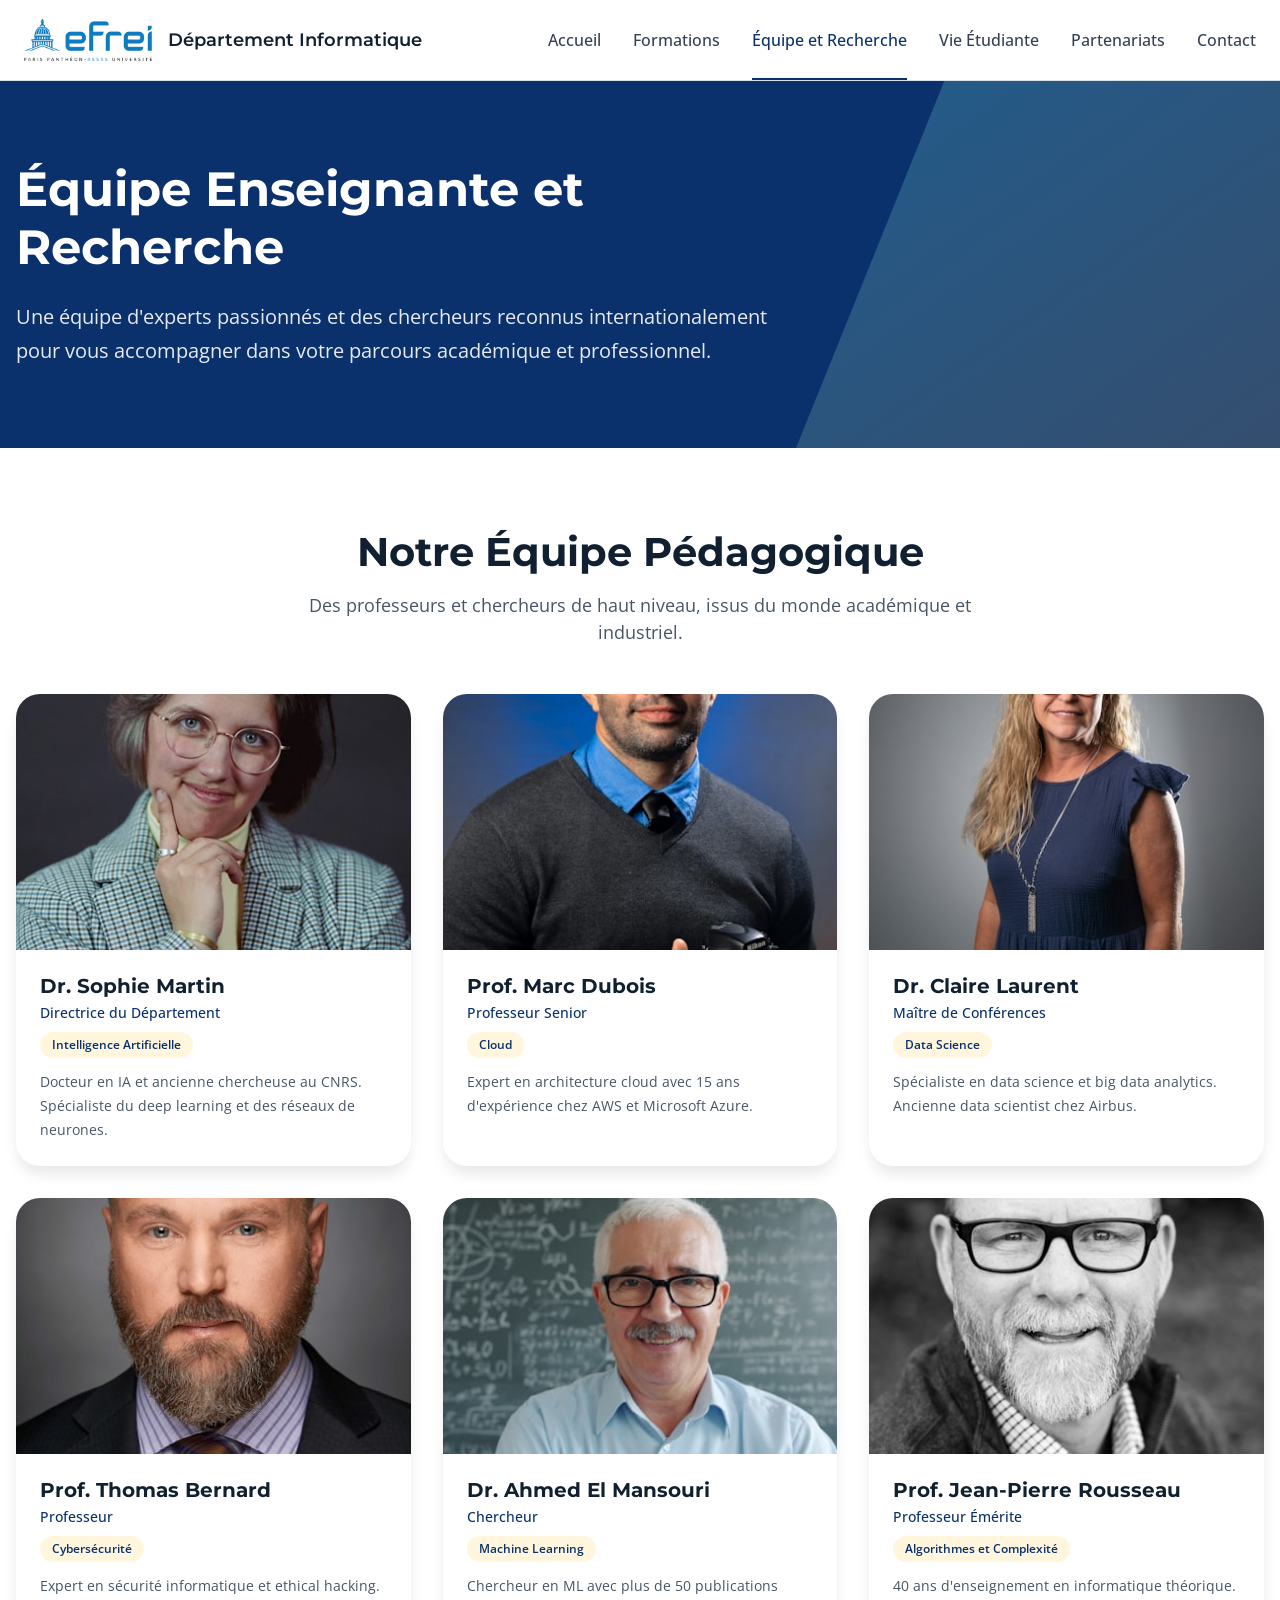
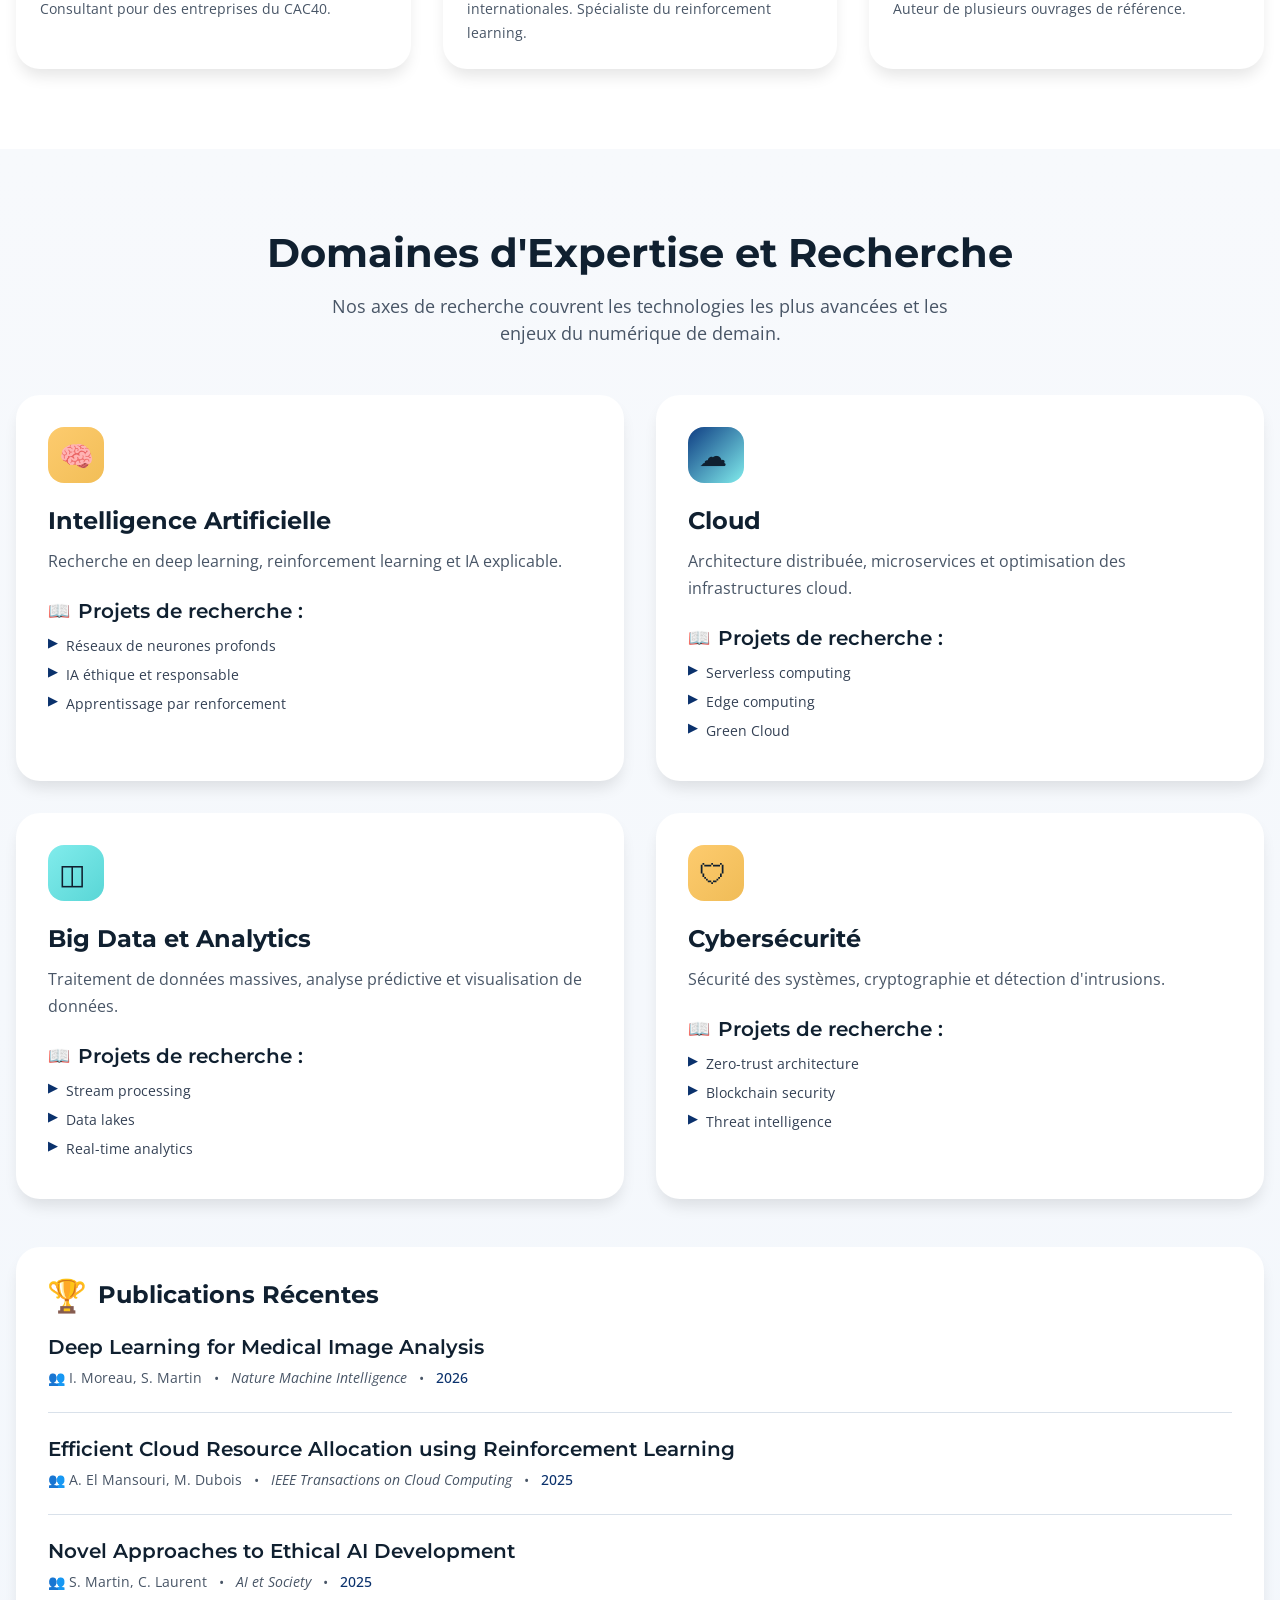
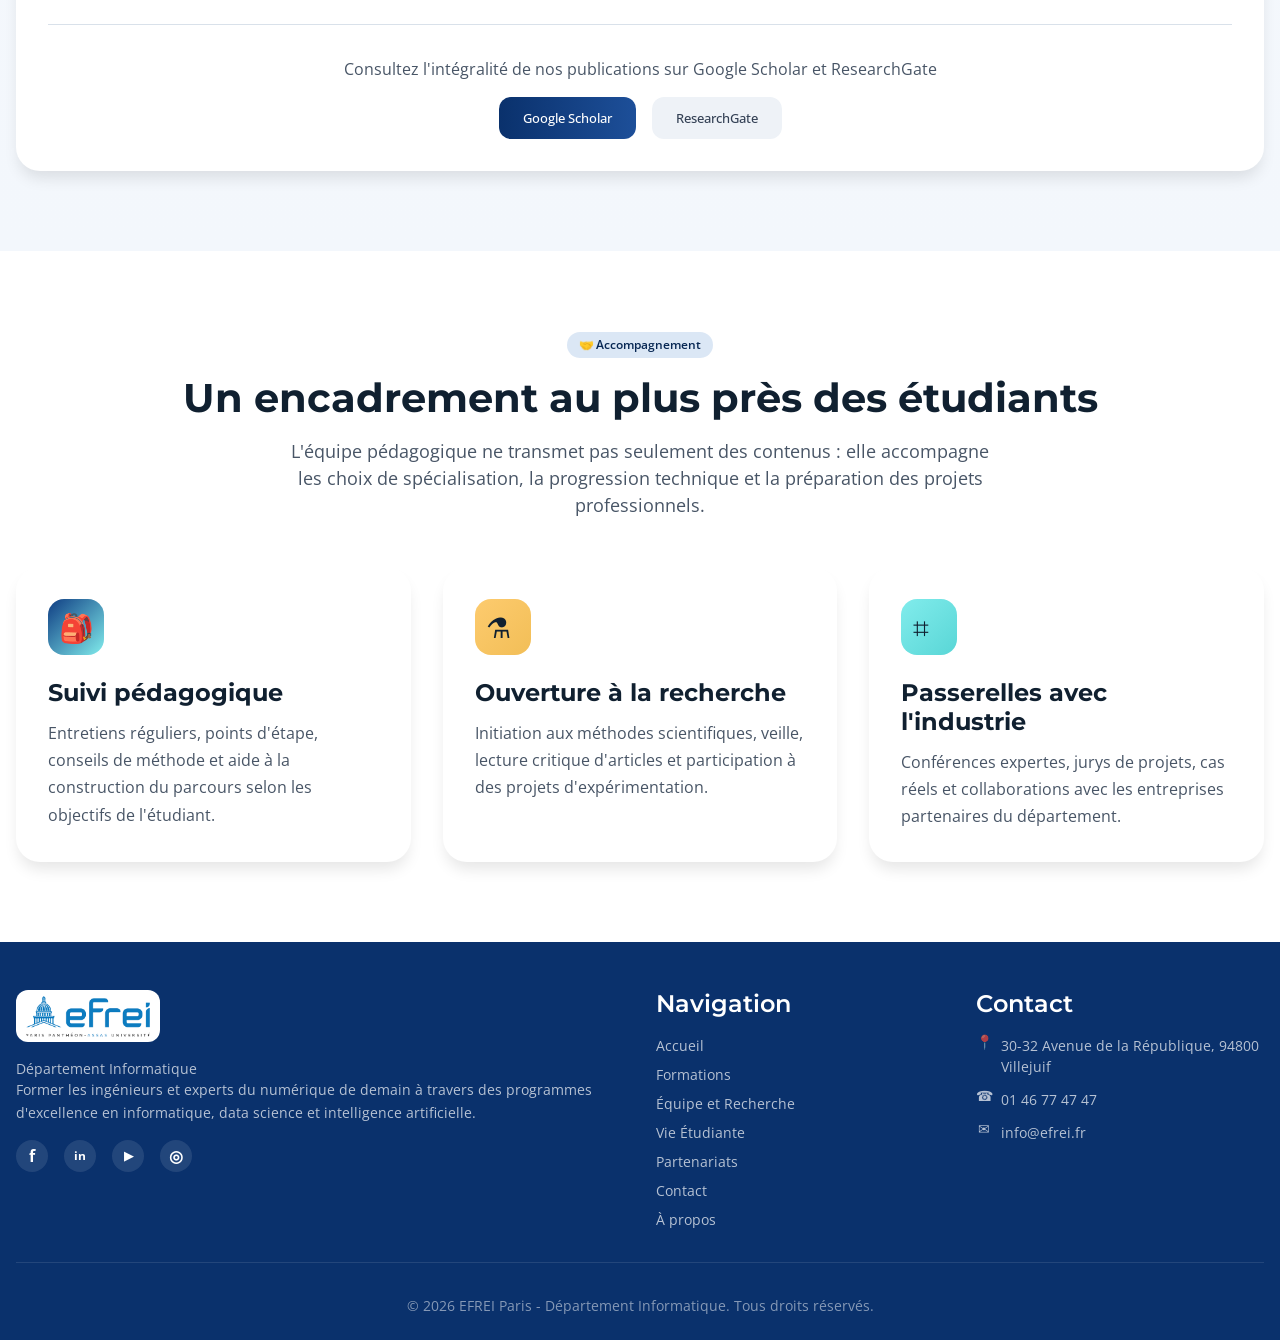
<file: SITE_TI402_Prog_WEB_OUMEZZAOUCHE_BOUAOUINA/html/equipe.html>
<!DOCTYPE html>
<html lang="fr">
<head>
    <meta charset="UTF-8">
    <meta name="viewport" content="width=device-width, initial-scale=1.0">
    <meta name="description" content="Découvrez notre équipe enseignante et nos domaines de recherche.">
    <title>Équipe et Recherche - EFREI Département Informatique</title>
    <link rel="stylesheet" href="../css/styles.css">
</head>
<body>
    <!-- EN-TETE -->
    <header class="entete-site">
        <div class="conteneur-entete">
            <a href="index.html" class="logo-entete">
                <img src="../img/efrei.png" alt="EFREI Paris">
                <span class="texte-logo-entete">Département Informatique</span>
            </a>

            <nav class="navigation-entete">
                <a href="index.html">Accueil</a>
                <a href="formations.html">Formations</a>
                <a href="equipe.html">Équipe et Recherche</a>
                <a href="vie-etudiante.html">Vie Étudiante</a>
                <a href="partenariats.html">Partenariats</a>
                <a href="contact.html">Contact</a>
            </nav>

            <button class="bouton-menu-petit-ecran" id="bouton-menu-petit-ecran" aria-label="Menu">
                <i class="icone icone-menu"></i>
            </button>
        </div>

        <nav class="menu-petit-ecran" id="menu-petit-ecran">
            <a href="index.html">Accueil</a>
            <a href="formations.html">Formations</a>
            <a href="equipe.html">Équipe et Recherche</a>
            <a href="vie-etudiante.html">Vie Étudiante</a>
            <a href="partenariats.html">Partenariats</a>
            <a href="contact.html">Contact</a>
        </nav>
    </header>

    <!-- BANDEAU DE PAGE -->
    <section class="bandeau-page">
        <div class="conteneur">
            <div class="contenu-bandeau-page">
                <h1 class="titre-page">Équipe Enseignante et Recherche</h1>
                <p class="description-page">
                    Une équipe d'experts passionnés et des chercheurs reconnus internationalement pour vous accompagner dans votre parcours académique et professionnel.
                </p>
            </div>
        </div>
    </section>

    <!-- EQUIPE PEDAGOGIQUE -->
    <!-- NOM PROFESSEURS PRODUITS PAR IA -->
    <section class="section-page" style="background: white;">
        <div class="conteneur">
            <div class="texte-centre marge-bas-12">
                <h2 style="font-size: 2.5rem; font-family: var(--police-titre); font-weight: 700; margin-bottom: 1rem;">
                    Notre Équipe Pédagogique
                </h2>
                <p style="font-size: 1.125rem; color: var(--gris-600); max-width: 42rem; margin: 0 auto;">
                    Des professeurs et chercheurs de haut niveau, issus du monde académique et industriel.
                </p>
            </div>

            <div class="grille grille-1 grille-3">
                <!-- Enseignant 1 -->
                <div class="carte-evenement">
                    <div style="position: relative; height: 16rem; overflow: hidden; background: linear-gradient(to bottom right, var(--bleu-100), var(--violet-100));">
                        <img src="../img/dr-sophie-martin.png" alt="Dr. Sophie Martin" style="width: 100%; height: 100%; object-fit: cover;">
                    </div>
                    <div style="padding: 1.5rem;">
                        <h3 style="font-size: 1.25rem; font-weight: 700; font-family: var(--police-titre); margin-bottom: 0.25rem;">Dr. Sophie Martin</h3>
                        <div style="font-size: 0.875rem; font-weight: 500; color: var(--bleu-600); margin-bottom: 0.5rem;">Directrice du Département</div>
                        <div class="pastille pastille-violette" style="margin-bottom: 0.75rem;">Intelligence Artificielle</div>
                        <p style="font-size: 0.875rem; color: var(--gris-600); line-height: 1.7;">
                            Docteur en IA et ancienne chercheuse au CNRS. Spécialiste du deep learning et des réseaux de neurones.
                        </p>
                    </div>
                </div>

                <!-- Enseignant 2 -->
                <div class="carte-evenement">
                    <div style="position: relative; height: 16rem; overflow: hidden; background: linear-gradient(to bottom right, var(--bleu-100), var(--violet-100));">
                        <img src="../img/prof-marc-dubois.png" alt="Prof. Marc Dubois" style="width: 100%; height: 100%; object-fit: cover;">
                    </div>
                    <div style="padding: 1.5rem;">
                        <h3 style="font-size: 1.25rem; font-weight: 700; font-family: var(--police-titre); margin-bottom: 0.25rem;">Prof. Marc Dubois</h3>
                        <div style="font-size: 0.875rem; font-weight: 500; color: var(--bleu-600); margin-bottom: 0.5rem;">Professeur Senior</div>
                        <div class="pastille pastille-violette" style="margin-bottom: 0.75rem;">Cloud</div>
                        <p style="font-size: 0.875rem; color: var(--gris-600); line-height: 1.7;">
                            Expert en architecture cloud avec 15 ans d'expérience chez AWS et Microsoft Azure.
                        </p>
                    </div>
                </div>

                <!-- Enseignant 3 -->
                <div class="carte-evenement">
                    <div style="position: relative; height: 16rem; overflow: hidden; background: linear-gradient(to bottom right, var(--bleu-100), var(--violet-100));">
                        <img src="../img/dr-claire-laurent.png" alt="Dr. Claire Laurent" style="width: 100%; height: 100%; object-fit: cover;">
                    </div>
                    <div style="padding: 1.5rem;">
                        <h3 style="font-size: 1.25rem; font-weight: 700; font-family: var(--police-titre); margin-bottom: 0.25rem;">Dr. Claire Laurent</h3>
                        <div style="font-size: 0.875rem; font-weight: 500; color: var(--bleu-600); margin-bottom: 0.5rem;">Maître de Conférences</div>
                        <div class="pastille pastille-violette" style="margin-bottom: 0.75rem;">Data Science</div>
                        <p style="font-size: 0.875rem; color: var(--gris-600); line-height: 1.7;">
                            Spécialiste en data science et big data analytics. Ancienne data scientist chez Airbus.
                        </p>
                    </div>
                </div>

                <!-- Enseignant 4 -->
                <div class="carte-evenement">
                    <div style="position: relative; height: 16rem; overflow: hidden; background: linear-gradient(to bottom right, var(--bleu-100), var(--violet-100));">
                        <img src="../img/prof-thomas-bernard.png" alt="Prof. Thomas Bernard" style="width: 100%; height: 100%; object-fit: cover;">
                    </div>
                    <div style="padding: 1.5rem;">
                        <h3 style="font-size: 1.25rem; font-weight: 700; font-family: var(--police-titre); margin-bottom: 0.25rem;">Prof. Thomas Bernard</h3>
                        <div style="font-size: 0.875rem; font-weight: 500; color: var(--bleu-600); margin-bottom: 0.5rem;">Professeur</div>
                        <div class="pastille pastille-violette" style="margin-bottom: 0.75rem;">Cybersécurité</div>
                        <p style="font-size: 0.875rem; color: var(--gris-600); line-height: 1.7;">
                            Expert en sécurité informatique et ethical hacking. Consultant pour des entreprises du CAC40.
                        </p>
                    </div>
                </div>

                <!-- Enseignant 5 -->
                <div class="carte-evenement">
                    <div style="position: relative; height: 16rem; overflow: hidden; background: linear-gradient(to bottom right, var(--bleu-100), var(--violet-100));">
                        <img src="../img/dr-ahmed-el-mansouri.png" alt="Dr. Ahmed El Mansouri" style="width: 100%; height: 100%; object-fit: cover;">
                    </div>
                    <div style="padding: 1.5rem;">
                        <h3 style="font-size: 1.25rem; font-weight: 700; font-family: var(--police-titre); margin-bottom: 0.25rem;">Dr. Ahmed El Mansouri</h3>
                        <div style="font-size: 0.875rem; font-weight: 500; color: var(--bleu-600); margin-bottom: 0.5rem;">Chercheur</div>
                        <div class="pastille pastille-violette" style="margin-bottom: 0.75rem;">Machine Learning</div>
                        <p style="font-size: 0.875rem; color: var(--gris-600); line-height: 1.7;">
                            Chercheur en ML avec plus de 50 publications internationales. Spécialiste du reinforcement learning.
                        </p>
                    </div>
                </div>

                <!-- Enseignant 6 -->
                <div class="carte-evenement">
                    <div style="position: relative; height: 16rem; overflow: hidden; background: linear-gradient(to bottom right, var(--bleu-100), var(--violet-100));">
                        <img src="../img/prof-jean-pierre-rousseau.png" alt="Prof. Jean-Pierre Rousseau" style="width: 100%; height: 100%; object-fit: cover;">
                    </div>
                    <div style="padding: 1.5rem;">
                        <h3 style="font-size: 1.25rem; font-weight: 700; font-family: var(--police-titre); margin-bottom: 0.25rem;">Prof. Jean-Pierre Rousseau</h3>
                        <div style="font-size: 0.875rem; font-weight: 500; color: var(--bleu-600); margin-bottom: 0.5rem;">Professeur Émérite</div>
                        <div class="pastille pastille-violette" style="margin-bottom: 0.75rem;">Algorithmes et Complexité</div>
                        <p style="font-size: 0.875rem; color: var(--gris-600); line-height: 1.7;">
                            40 ans d'enseignement en informatique théorique. Auteur de plusieurs ouvrages de référence.
                        </p>
                    </div>
                </div>
            </div>
        </div>
    </section>

    <!-- DOMAINES DE RECHERCHE -->
    <section class="section-page fond-degrade-clair">
        <div class="conteneur">
            <div class="texte-centre marge-bas-12">
                <h2 style="font-size: 2.5rem; font-family: var(--police-titre); font-weight: 700; margin-bottom: 1rem;">
                    Domaines d'Expertise et Recherche
                </h2>
                <p style="font-size: 1.125rem; color: var(--gris-600); max-width: 42rem; margin: 0 auto;">
                    Nos axes de recherche couvrent les technologies les plus avancées et les enjeux du numérique de demain.
                </p>
            </div>

            <div class="grille grille-1 grille-2 marge-bas-12">
                <!-- Domaine 1 -->
                <div class="carte">
                    <div class="icone-carte degrade-violet">
                        <i class="icone icone-cerveau"></i>
                    </div>
                    <h3 class="titre-carte">Intelligence Artificielle</h3>
                    <p class="description-carte" style="margin-bottom: 1.5rem;">
                        Recherche en deep learning, reinforcement learning et IA explicable.
                    </p>
                    <div>
                        <h4 style="display: flex; align-items: center; gap: 0.5rem; font-weight: 600; color: var(--gris-900); margin-bottom: 0.75rem;">
                            <i class="icone icone-livre" style="color: var(--bleu-600); font-size: 1.125rem;"></i>
                            Projets de recherche :
                        </h4>
                        <ul style="list-style: none; padding: 0;">
                            <li style="display: flex; gap: 0.5rem; margin-bottom: 0.5rem; font-size: 0.875rem; color: var(--gris-700);">
                                <span style="color: var(--bleu-600); font-size: 0.8rem; line-height: 1.2;">▶</span>
                                <span>Réseaux de neurones profonds</span>
                            </li>
                            <li style="display: flex; gap: 0.5rem; margin-bottom: 0.5rem; font-size: 0.875rem; color: var(--gris-700);">
                                <span style="color: var(--bleu-600); font-size: 0.8rem; line-height: 1.2;">▶</span>
                                <span>IA éthique et responsable</span>
                            </li>
                            <li style="display: flex; gap: 0.5rem; margin-bottom: 0.5rem; font-size: 0.875rem; color: var(--gris-700);">
                                <span style="color: var(--bleu-600); font-size: 0.8rem; line-height: 1.2;">▶</span>
                                <span>Apprentissage par renforcement</span>
                            </li>
                        </ul>
                    </div>
                </div>

                <!-- Domaine 2 -->
                <div class="carte">
                    <div class="icone-carte degrade-bleu">
                        <i class="icone icone-nuage"></i>
                    </div>
                    <h3 class="titre-carte">Cloud</h3>
                    <p class="description-carte" style="margin-bottom: 1.5rem;">
                        Architecture distribuée, microservices et optimisation des infrastructures cloud.
                    </p>
                    <div>
                        <h4 style="display: flex; align-items: center; gap: 0.5rem; font-weight: 600; color: var(--gris-900); margin-bottom: 0.75rem;">
                            <i class="icone icone-livre" style="color: var(--bleu-600); font-size: 1.125rem;"></i>
                            Projets de recherche :
                        </h4>
                        <ul style="list-style: none; padding: 0;">
                            <li style="display: flex; gap: 0.5rem; margin-bottom: 0.5rem; font-size: 0.875rem; color: var(--gris-700);">
                                <span style="color: var(--bleu-600); font-size: 0.8rem; line-height: 1.2;">▶</span>
                                <span>Serverless computing</span>
                            </li>
                            <li style="display: flex; gap: 0.5rem; margin-bottom: 0.5rem; font-size: 0.875rem; color: var(--gris-700);">
                                <span style="color: var(--bleu-600); font-size: 0.8rem; line-height: 1.2;">▶</span>
                                <span>Edge computing</span>
                            </li>
                            <li style="display: flex; gap: 0.5rem; margin-bottom: 0.5rem; font-size: 0.875rem; color: var(--gris-700);">
                                <span style="color: var(--bleu-600); font-size: 0.8rem; line-height: 1.2;">▶</span>
                                <span>Green Cloud</span>
                            </li>
                        </ul>
                    </div>
                </div>

                <!-- Domaine 3 -->
                <div class="carte">
                    <div class="icone-carte degrade-vert">
                        <i class="icone icone-base-donnees"></i>
                    </div>
                    <h3 class="titre-carte">Big Data et Analytics</h3>
                    <p class="description-carte" style="margin-bottom: 1.5rem;">
                        Traitement de données massives, analyse prédictive et visualisation de données.
                    </p>
                    <div>
                        <h4 style="display: flex; align-items: center; gap: 0.5rem; font-weight: 600; color: var(--gris-900); margin-bottom: 0.75rem;">
                            <i class="icone icone-livre" style="color: var(--bleu-600); font-size: 1.125rem;"></i>
                            Projets de recherche :
                        </h4>
                        <ul style="list-style: none; padding: 0;">
                            <li style="display: flex; gap: 0.5rem; margin-bottom: 0.5rem; font-size: 0.875rem; color: var(--gris-700);">
                                <span style="color: var(--bleu-600); font-size: 0.8rem; line-height: 1.2;">▶</span>
                                <span>Stream processing</span>
                            </li>
                            <li style="display: flex; gap: 0.5rem; margin-bottom: 0.5rem; font-size: 0.875rem; color: var(--gris-700);">
                                <span style="color: var(--bleu-600); font-size: 0.8rem; line-height: 1.2;">▶</span>
                                <span>Data lakes</span>
                            </li>
                            <li style="display: flex; gap: 0.5rem; margin-bottom: 0.5rem; font-size: 0.875rem; color: var(--gris-700);">
                                <span style="color: var(--bleu-600); font-size: 0.8rem; line-height: 1.2;">▶</span>
                                <span>Real-time analytics</span>
                            </li>
                        </ul>
                    </div>
                </div>

                <!-- Domaine 4 -->
                <div class="carte">
                    <div class="icone-carte degrade-orange">
                        <i class="icone icone-bouclier"></i>
                    </div>
                    <h3 class="titre-carte">Cybersécurité</h3>
                    <p class="description-carte" style="margin-bottom: 1.5rem;">
                        Sécurité des systèmes, cryptographie et détection d'intrusions.
                    </p>
                    <div>
                        <h4 style="display: flex; align-items: center; gap: 0.5rem; font-weight: 600; color: var(--gris-900); margin-bottom: 0.75rem;">
                            <i class="icone icone-livre" style="color: var(--bleu-600); font-size: 1.125rem;"></i>
                            Projets de recherche :
                        </h4>
                        <ul style="list-style: none; padding: 0;">
                            <li style="display: flex; gap: 0.5rem; margin-bottom: 0.5rem; font-size: 0.875rem; color: var(--gris-700);">
                                <span style="color: var(--bleu-600); font-size: 0.8rem; line-height: 1.2;">▶</span>
                                <span>Zero-trust architecture</span>
                            </li>
                            <li style="display: flex; gap: 0.5rem; margin-bottom: 0.5rem; font-size: 0.875rem; color: var(--gris-700);">
                                <span style="color: var(--bleu-600); font-size: 0.8rem; line-height: 1.2;">▶</span>
                                <span>Blockchain security</span>
                            </li>
                            <li style="display: flex; gap: 0.5rem; margin-bottom: 0.5rem; font-size: 0.875rem; color: var(--gris-700);">
                                <span style="color: var(--bleu-600); font-size: 0.8rem; line-height: 1.2;">▶</span>
                                <span>Threat intelligence</span>
                            </li>
                        </ul>
                    </div>
                </div>
            </div>

            <!-- PUBLICATIONS -->
            <div class="carte">
                <div style="display: flex; align-items: center; gap: 0.75rem; margin-bottom: 1.5rem;">
                    <i class="icone icone-trophee" style="color: var(--bleu-600); font-size: 2rem;"></i>
                    <h3 style="font-size: 1.5rem; font-family: var(--police-titre); font-weight: 700; margin: 0;">
                        Publications Récentes
                    </h3>
                </div>

                <div style="display: flex; flex-direction: column; gap: 1.5rem;">
                    <div style="padding-bottom: 1.5rem; border-bottom: 1px solid var(--gris-200);">
                        <h4 style="font-weight: 600; color: var(--gris-900); margin-bottom: 0.5rem;">
                            Deep Learning for Medical Image Analysis
                        </h4>
                        <div style="display: flex; flex-wrap: wrap; align-items: center; gap: 0.75rem; font-size: 0.875rem; color: var(--gris-600);">
                            <span style="display: flex; align-items: center; gap: 0.25rem;">
                                <i class="icone icone-utilisateurs" style="font-size: 0.875rem;"></i>
                                I. Moreau, S. Martin
                            </span>
                            <span>•</span>
                            <span style="font-style: italic;">Nature Machine Intelligence</span>
                            <span>•</span>
                            <span style="font-weight: 500; color: var(--bleu-600);">2026</span>
                        </div>
                    </div>

                    <div style="padding-bottom: 1.5rem; border-bottom: 1px solid var(--gris-200);">
                        <h4 style="font-weight: 600; color: var(--gris-900); margin-bottom: 0.5rem;">
                            Efficient Cloud Resource Allocation using Reinforcement Learning
                        </h4>
                        <div style="display: flex; flex-wrap: wrap; align-items: center; gap: 0.75rem; font-size: 0.875rem; color: var(--gris-600);">
                            <span style="display: flex; align-items: center; gap: 0.25rem;">
                                <i class="icone icone-utilisateurs" style="font-size: 0.875rem;"></i>
                                A. El Mansouri, M. Dubois
                            </span>
                            <span>•</span>
                            <span style="font-style: italic;">IEEE Transactions on Cloud Computing</span>
                            <span>•</span>
                            <span style="font-weight: 500; color: var(--bleu-600);">2025</span>
                        </div>
                    </div>

                    <div>
                        <h4 style="font-weight: 600; color: var(--gris-900); margin-bottom: 0.5rem;">
                            Novel Approaches to Ethical AI Development
                        </h4>
                        <div style="display: flex; flex-wrap: wrap; align-items: center; gap: 0.75rem; font-size: 0.875rem; color: var(--gris-600);">
                            <span style="display: flex; align-items: center; gap: 0.25rem;">
                                <i class="icone icone-utilisateurs" style="font-size: 0.875rem;"></i>
                                S. Martin, C. Laurent
                            </span>
                            <span>•</span>
                            <span style="font-style: italic;">AI et Society</span>
                            <span>•</span>
                            <span style="font-weight: 500; color: var(--bleu-600);">2025</span>
                        </div>
                    </div>
                </div>

                <div style="margin-top: 2rem; padding-top: 2rem; border-top: 1px solid var(--gris-200); text-align: center;">
                    <p style="color: var(--gris-600); margin-bottom: 1rem;">
                        Consultez l'intégralité de nos publications sur Google Scholar et ResearchGate
                    </p>
                    <div style="display: flex; flex-wrap: wrap; gap: 1rem; justify-content: center;">
                        <button class="bouton bouton-degrade">Google Scholar</button>
                        <button class="bouton" style="background: var(--gris-100); color: var(--gris-700);">ResearchGate</button>
                    </div>
                </div>
            </div>
        </div>
    </section>

    <section class="section-page" style="background: white;">
        <div class="conteneur">
            <div class="texte-centre marge-bas-12">
                <div class="pastille pastille-bleue" style="margin-bottom: 1rem;">
                    <i class="icone icone-entraide"></i> Accompagnement</div>
                <h2 style="font-size: 2.5rem; font-family: var(--police-titre); font-weight: 700; margin-bottom: 1rem;">Un encadrement au plus près des étudiants</h2>
                <p style="font-size: 1.125rem; color: var(--gris-600); max-width: 44rem; margin: 0 auto;">L'équipe pédagogique ne transmet pas seulement des contenus : elle accompagne les choix de spécialisation, la progression technique et la préparation des projets professionnels.</p>
            </div>

            <div class="grille grille-1 grille-3">
                <div class="carte">
                    <div class="icone-carte degrade-bleu">
                        <i class="icone icone-etudiant"></i>
                    </div>
                    <h3 class="titre-carte">Suivi pédagogique</h3>
                    <p class="description-carte">Entretiens réguliers, points d'étape, conseils de méthode et aide à la construction du parcours selon les objectifs de l'étudiant.</p>
                </div>
                <div class="carte">
                    <div class="icone-carte degrade-violet">
                        <i class="icone icone-fiole"></i>
                    </div>
                    <h3 class="titre-carte">Ouverture à la recherche</h3>
                    <p class="description-carte">Initiation aux méthodes scientifiques, veille, lecture critique d'articles et participation à des projets d'expérimentation.</p>
                </div>
                <div class="carte">
                    <div class="icone-carte degrade-vert">
                        <i class="icone icone-reseau"></i>
                    </div>
                    <h3 class="titre-carte">Passerelles avec l'industrie</h3>
                    <p class="description-carte">Conférences expertes, jurys de projets, cas réels et collaborations avec les entreprises partenaires du département.</p>
                </div>
            </div>
        </div>
    </section>

    <!-- PIED DE PAGE -->
    <footer class="pied-page">
        <div class="conteneur">
            <div class="contenu-pied-page">
                <div class="marque-pied-page">
                    <div class="logo-pied-page">
                        <img src="../img/efrei.png" alt="EFREI Paris">
                        <div style="font-size: 0.875rem; color: rgba(255,255,255,0.7); margin-top: 0.5rem;">Département Informatique</div>
                    </div>
                    <p class="description-pied-page">
                        Former les ingénieurs et experts du numérique de demain à travers des programmes d'excellence en informatique, data science et intelligence artificielle.
                    </p>
                    <div class="reseaux-pied-page">
                        <a href="https://www.facebook.com/EfreiParis/?locale=fr_FR" target="_blank" rel="noopener noreferrer" aria-label="Facebook">
                            <i class="icone icone-reseau-facebook"></i>
                        </a>
                        <a href="https://www.linkedin.com/school/efrei/posts/?feedView=all" target="_blank" rel="noopener noreferrer" aria-label="LinkedIn">
                            <i class="icone icone-reseau-linkedin"></i>
                        </a>
                        <a href="https://www.youtube.com/efrei" target="_blank" rel="noopener noreferrer" aria-label="YouTube">
                            <i class="icone icone-reseau-youtube"></i>
                        </a>
                        <a href="https://www.instagram.com/efrei_paris/" target="_blank" rel="noopener noreferrer" aria-label="Instagram">
                            <i class="icone icone-reseau-instagram"></i>
                        </a>
                    </div>
                </div>

                <div>
                    <h3 class="titre-pied-page">Navigation</h3>
                    <div class="liens-pied-page">
                        <a href="index.html">Accueil</a>
                        <a href="formations.html">Formations</a>
                        <a href="equipe.html">Équipe et Recherche</a>
                        <a href="vie-etudiante.html">Vie Étudiante</a>
                        <a href="partenariats.html">Partenariats</a>
                        <a href="contact.html">Contact</a>
                        <a href="contact.html#a-propos">À propos</a>
                    </div>
                </div>

                <div>
                    <h3 class="titre-pied-page">Contact</h3>
                    <div class="contact-pied-page">
                        <div class="element-contact-pied-page">
                            <i class="icone icone-position"></i>
                            <span>30-32 Avenue de la République, 94800 Villejuif</span>
                        </div>
                        <div class="element-contact-pied-page">
                            <i class="icone icone-telephone"></i>
                            <span>01 46 77 47 47</span>
                        </div>
                        <div class="element-contact-pied-page">
                            <i class="icone icone-enveloppe"></i>
                            <span>info@efrei.fr</span>
                        </div>
                    </div>
                </div>
            </div>

            <div class="bas-pied-page">
                <p>&copy; 2026 EFREI Paris - Département Informatique. Tous droits réservés.</p>
            </div>
        </div>
    </footer>

    <script src="../js/script.js"></script>
</body>
</html>
</file>
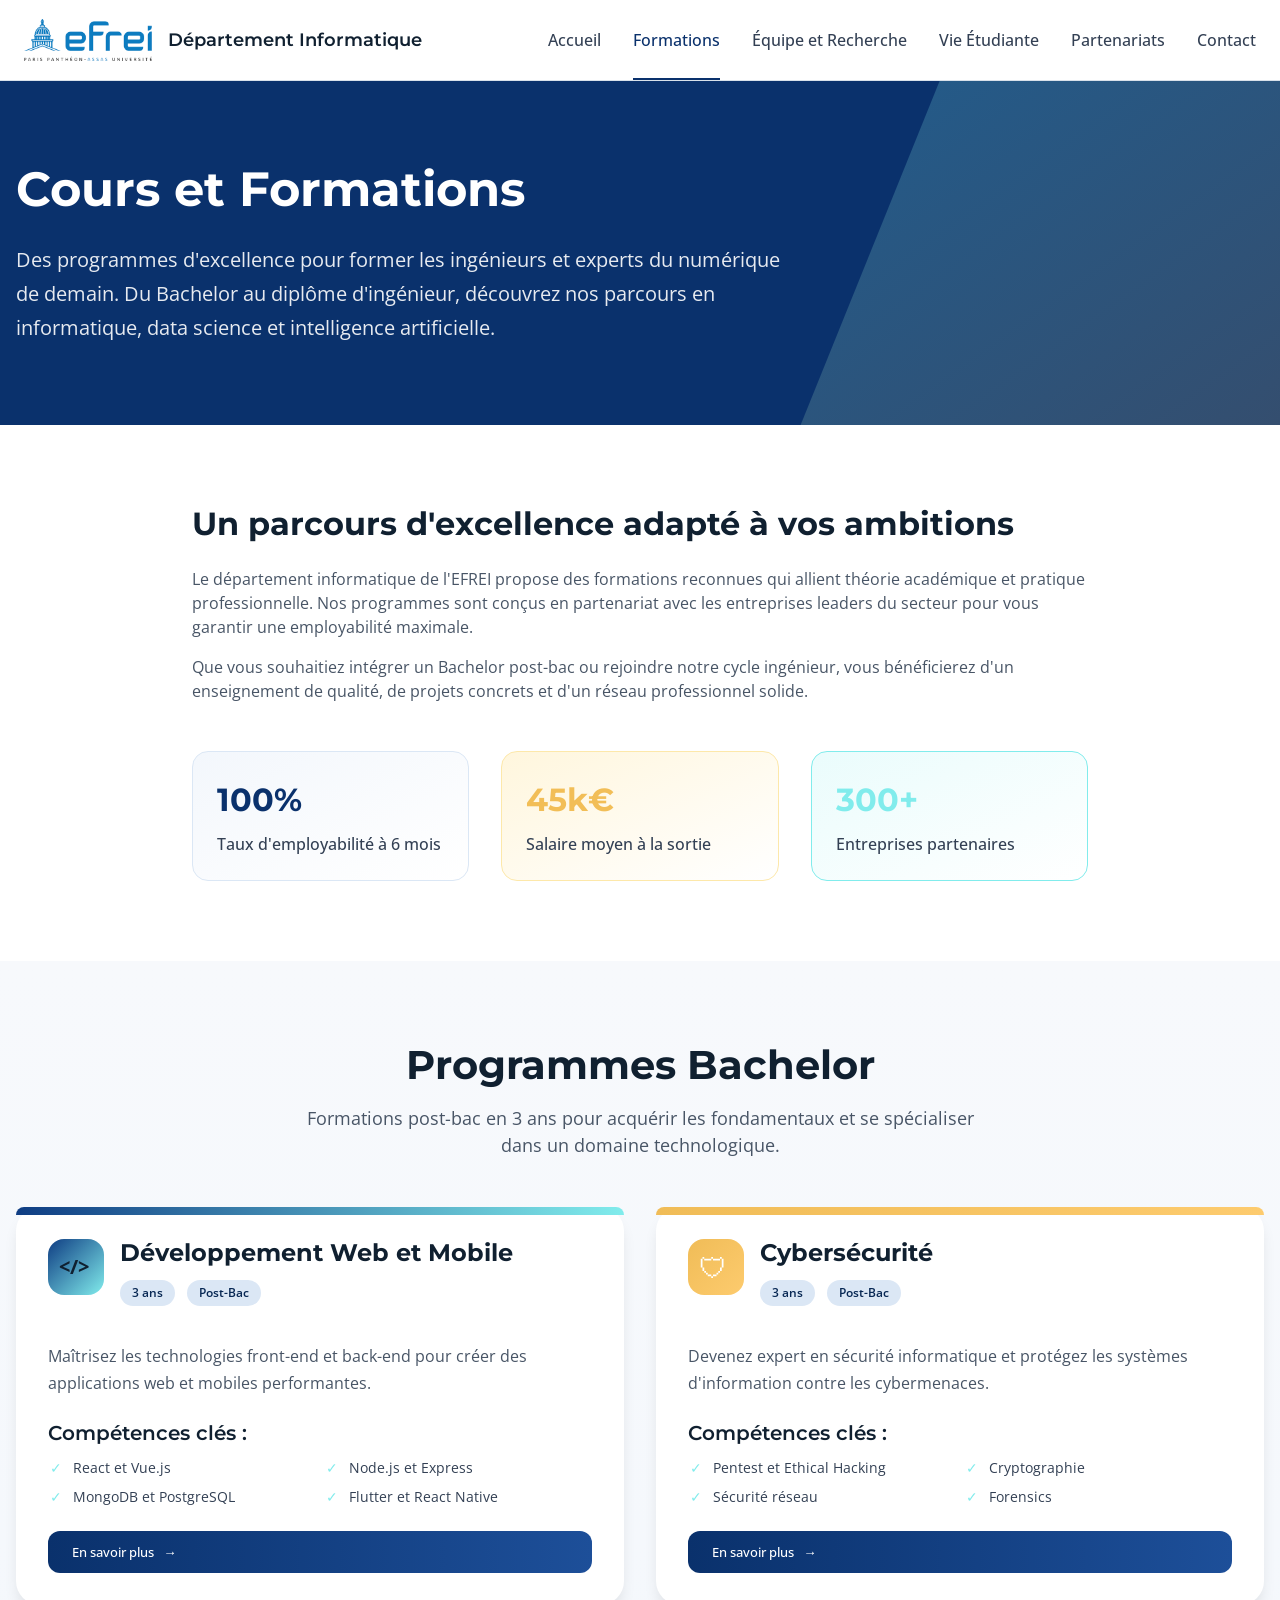
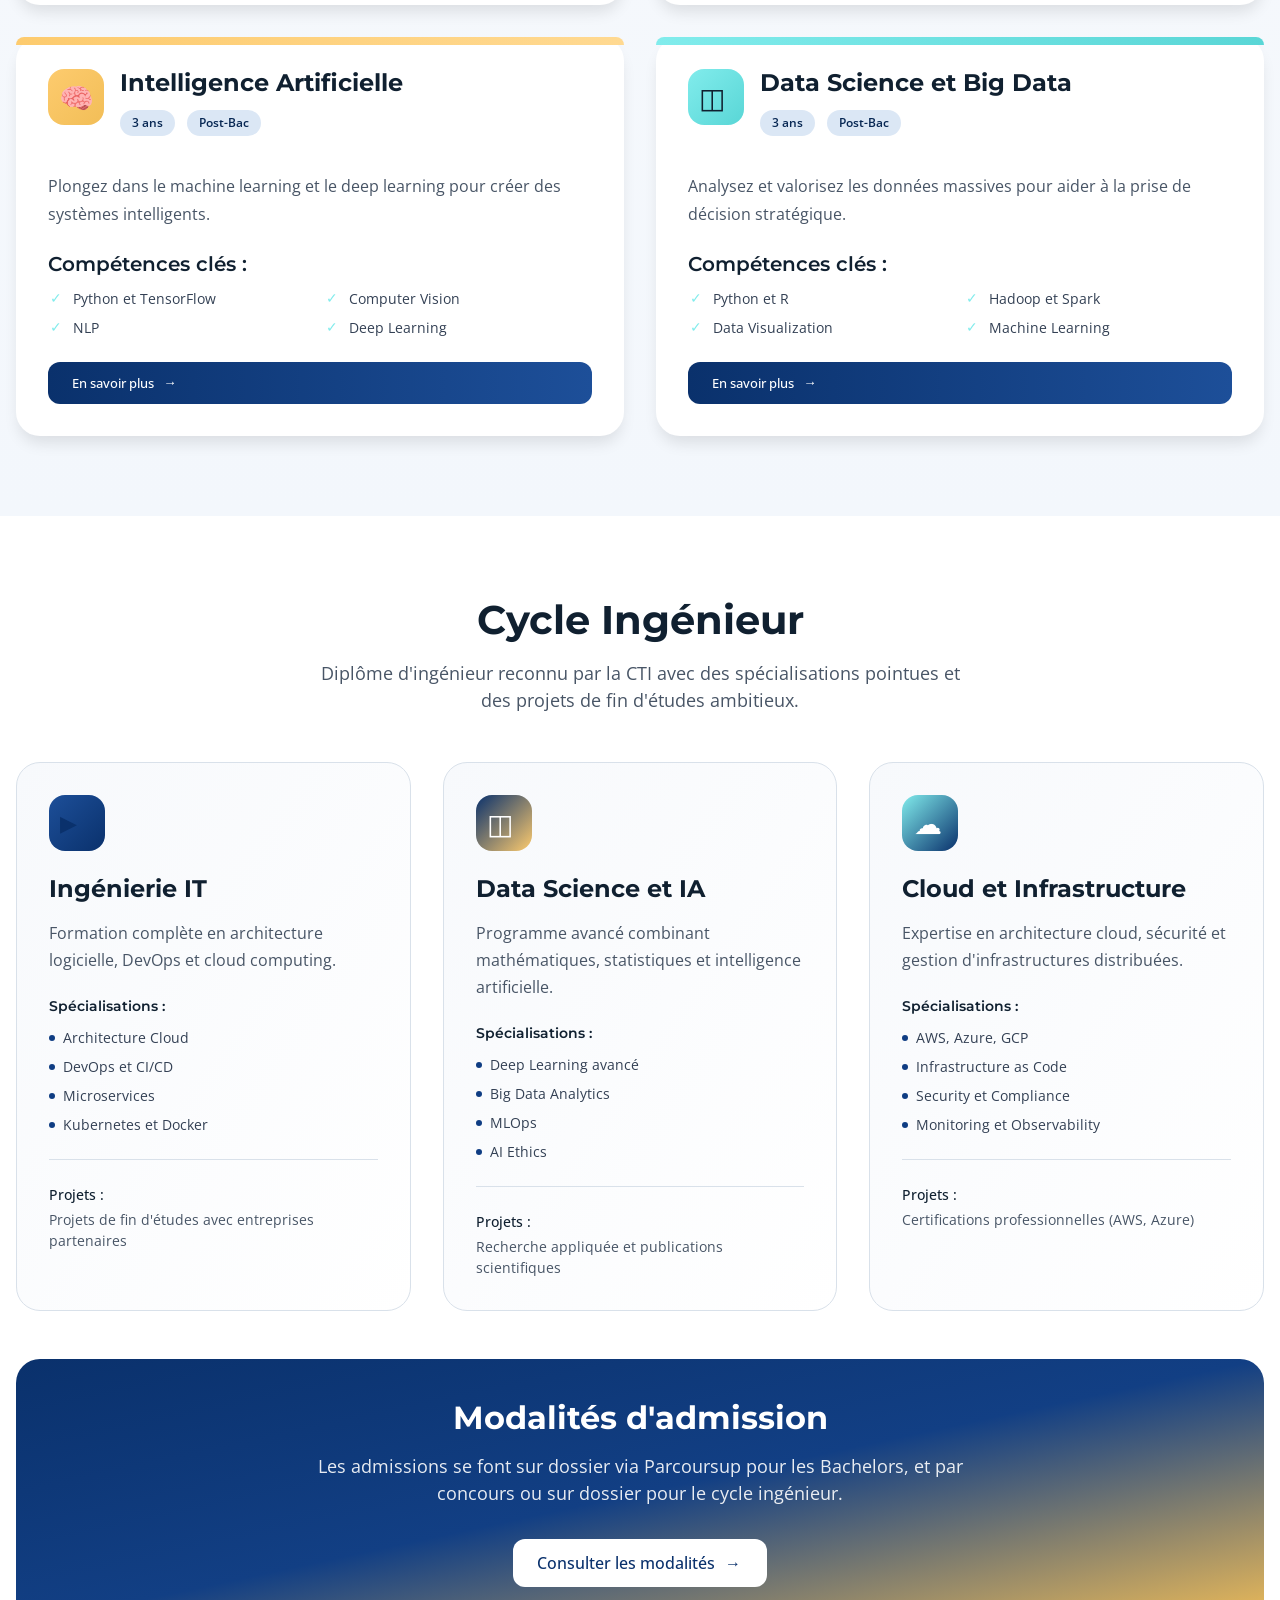
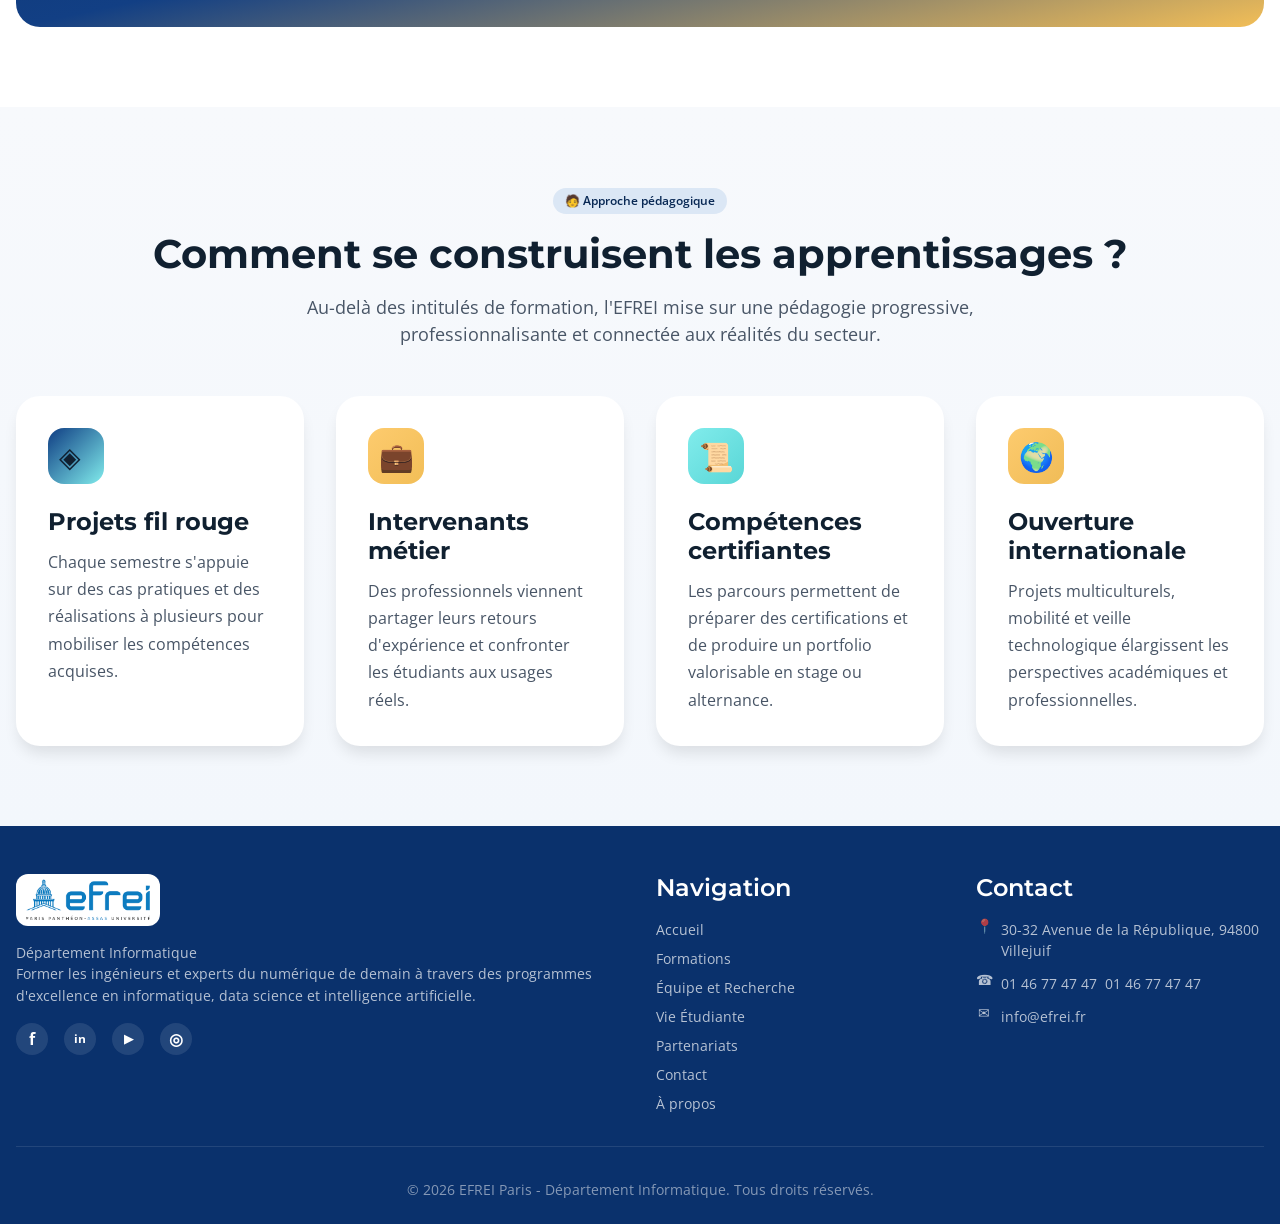
<file: SITE_TI402_Prog_WEB_OUMEZZAOUCHE_BOUAOUINA/html/formations.html>
<!DOCTYPE html>
<html lang="fr">
<head>
    <meta charset="UTF-8">
    <meta name="viewport" content="width=device-width, initial-scale=1.0">
    <meta name="description" content="Découvrez nos formations en informatique : Bachelors et Cycle Ingénieur.">
    <title>Formations - EFREI Département Informatique</title>
    <link rel="stylesheet" href="../css/styles.css">
</head>
<body>
    <!-- EN-TETE -->
    <header class="entete-site">
        <div class="conteneur-entete">
            <a href="index.html" class="logo-entete">
                <img src="../img/efrei.png" alt="EFREI Paris">
                <span class="texte-logo-entete">Département Informatique</span>
            </a>

            <nav class="navigation-entete">
                <a href="index.html">Accueil</a>
                <a href="formations.html">Formations</a>
                <a href="equipe.html">Équipe et Recherche</a>
                <a href="vie-etudiante.html">Vie Étudiante</a>
                <a href="partenariats.html">Partenariats</a>
                <a href="contact.html">Contact</a>
            </nav>

            <button class="bouton-menu-petit-ecran" id="bouton-menu-petit-ecran" aria-label="Menu">
                <i class="icone icone-menu"></i>
            </button>
        </div>

        <nav class="menu-petit-ecran" id="menu-petit-ecran">
            <a href="index.html">Accueil</a>
            <a href="formations.html">Formations</a>
            <a href="equipe.html">Équipe et Recherche</a>
            <a href="vie-etudiante.html">Vie Étudiante</a>
            <a href="partenariats.html">Partenariats</a>
            <a href="contact.html">Contact</a>
        </nav>
    </header>

    <!-- BANDEAU DE PAGE -->
    <section class="bandeau-page">
        <div class="conteneur">
            <div class="contenu-bandeau-page">
                <h1 class="titre-page">Cours et Formations</h1>
                <p class="description-page">
                    Des programmes d'excellence pour former les ingénieurs et experts du numérique de demain. Du Bachelor au diplôme d'ingénieur, découvrez nos parcours en informatique, data science et intelligence artificielle.
                </p>
            </div>
        </div>
    </section>

    <!-- INTRODUCTION -->
    <section class="section-page" style="background: white;">
        <div class="conteneur">
            <div style="max-width: 56rem; margin: 0 auto;">
                <h2 style="font-size: 2rem; font-family: var(--police-titre); font-weight: 700; margin-bottom: 1.5rem;">
                    Un parcours d'excellence adapté à vos ambitions
                </h2>
                <div style="color: var(--gris-600); margin-bottom: 1rem; line-height: 1.7;">
                    <p style="margin-bottom: 1rem;">
                        Le département informatique de l'EFREI propose des formations reconnues qui allient théorie académique et pratique professionnelle. Nos programmes sont conçus en partenariat avec les entreprises leaders du secteur pour vous garantir une employabilité maximale.
                    </p>
                    <p>
                        Que vous souhaitiez intégrer un Bachelor post-bac ou rejoindre notre cycle ingénieur, vous bénéficierez d'un enseignement de qualité, de projets concrets et d'un réseau professionnel solide.
                    </p>
                </div>

                <div class="grille grille-1 grille-3" style="margin-top: 3rem;">
                    <div style="background: linear-gradient(to bottom right, var(--bleu-50), white); border: 1px solid var(--bleu-100); border-radius: var(--arrondi-xl); padding: 1.5rem;">
                        <div style="font-size: 2rem; font-family: var(--police-titre); font-weight: 700; color: var(--bleu-600); margin-bottom: 0.5rem;">100%</div>
                        <div style="color: var(--gris-700); font-weight: 500;">Taux d'employabilité à 6 mois</div>
                    </div>
                    <div style="background: linear-gradient(to bottom right, var(--violet-100), white); border: 1px solid var(--violet-300); border-radius: var(--arrondi-xl); padding: 1.5rem;">
                        <div style="font-size: 2rem; font-family: var(--police-titre); font-weight: 700; color: var(--violet-600); margin-bottom: 0.5rem;">45k€</div>
                        <div style="color: var(--gris-700); font-weight: 500;">Salaire moyen à la sortie</div>
                    </div>
                    <div style="background: linear-gradient(to bottom right, var(--cyan-100), white); border: 1px solid var(--cyan-500); border-radius: var(--arrondi-xl); padding: 1.5rem;">
                        <div style="font-size: 2rem; font-family: var(--police-titre); font-weight: 700; color: var(--vert-500); margin-bottom: 0.5rem;">300+</div>
                        <div style="color: var(--gris-700); font-weight: 500;">Entreprises partenaires</div>
                    </div>
                </div>
            </div>
        </div>
    </section>

    <!-- BACHELORS -->
    <section class="section-page fond-degrade-clair">
        <div class="conteneur">
            <div class="texte-centre marge-bas-12">
                <h2 style="font-size: 2.5rem; font-family: var(--police-titre); font-weight: 700; margin-bottom: 1rem;">
                    Programmes Bachelor
                </h2>
                <p style="font-size: 1.125rem; color: var(--gris-600); max-width: 42rem; margin: 0 auto;">
                    Formations post-bac en 3 ans pour acquérir les fondamentaux et se spécialiser dans un domaine technologique.
                </p>
            </div>

            <div class="grille grille-1 grille-2">
                <!-- Bachelor 1: Développement Web et Mobile -->
                <div class="carte">
                    <div style="height: 0.5rem; background: linear-gradient(to right, var(--bleu-500), var(--cyan-500)); border-radius: var(--arrondi-2xl) var(--arrondi-2xl) 0 0; margin: -2rem -2rem 1.5rem;"></div>
                    <div style="display: flex; align-items: start; gap: 1rem; margin-bottom: 1.5rem;">
                        <div class="icone-carte degrade-bleu">
                            <i class="icone icone-code"></i>
                        </div>
                        <div style="flex: 1;">
                            <h3 class="titre-carte">Développement Web et Mobile</h3>
                            <div style="display: flex; gap: 0.75rem; font-size: 0.875rem; color: var(--gris-600); margin-top: 0.5rem;">
                                <span class="pastille pastille-bleue">3 ans</span>
                                <span class="pastille pastille-bleue">Post-Bac</span>
                            </div>
                        </div>
                    </div>
                    <p class="description-carte" style="margin-bottom: 1.5rem;">
                        Maîtrisez les technologies front-end et back-end pour créer des applications web et mobiles performantes.
                    </p>
                    <div style="margin-bottom: 1.5rem;">
                        <h4 style="font-weight: 600; color: var(--gris-900); margin-bottom: 0.75rem;">Compétences clés :</h4>
                        <div class="grille grille-2" style="gap: 0.5rem;">
                            <div style="display: flex; align-items: center; gap: 0.5rem; font-size: 0.875rem; color: var(--gris-700);">
                                <i class="icone icone-validation" style="color: var(--vert-500);"></i>
                                <span>React et Vue.js</span>
                            </div>
                            <div style="display: flex; align-items: center; gap: 0.5rem; font-size: 0.875rem; color: var(--gris-700);">
                                <i class="icone icone-validation" style="color: var(--vert-500);"></i>
                                <span>Node.js et Express</span>
                            </div>
                            <div style="display: flex; align-items: center; gap: 0.5rem; font-size: 0.875rem; color: var(--gris-700);">
                                <i class="icone icone-validation" style="color: var(--vert-500);"></i>
                                <span>MongoDB et PostgreSQL</span>
                            </div>
                            <div style="display: flex; align-items: center; gap: 0.5rem; font-size: 0.875rem; color: var(--gris-700);">
                                <i class="icone icone-validation" style="color: var(--vert-500);"></i>
                                <span>Flutter et React Native</span>
                            </div>
                        </div>
                    </div>
                    <button class="bouton bouton-degrade" style="width: 100%;">
                        En savoir plus
                        <i class="icone icone-fleche-droite"></i>
                    </button>
                </div>

                <!-- Bachelor 2: Cybersécurité -->
                <div class="carte">
                    <div style="height: 0.5rem; background: linear-gradient(to right, var(--rouge-500), var(--orange-500)); border-radius: var(--arrondi-2xl) var(--arrondi-2xl) 0 0; margin: -2rem -2rem 1.5rem;"></div>
                    <div style="display: flex; align-items: start; gap: 1rem; margin-bottom: 1.5rem;">
                        <div class="icone-carte" style="background: linear-gradient(to bottom right, var(--rouge-500), var(--orange-500)); color: white;">
                            <i class="icone icone-bouclier"></i>
                        </div>
                        <div style="flex: 1;">
                            <h3 class="titre-carte">Cybersécurité</h3>
                            <div style="display: flex; gap: 0.75rem; font-size: 0.875rem; color: var(--gris-600); margin-top: 0.5rem;">
                                <span class="pastille pastille-bleue">3 ans</span>
                                <span class="pastille pastille-bleue">Post-Bac</span>
                            </div>
                        </div>
                    </div>
                    <p class="description-carte" style="margin-bottom: 1.5rem;">
                        Devenez expert en sécurité informatique et protégez les systèmes d'information contre les cybermenaces.
                    </p>
                    <div style="margin-bottom: 1.5rem;">
                        <h4 style="font-weight: 600; color: var(--gris-900); margin-bottom: 0.75rem;">Compétences clés :</h4>
                        <div class="grille grille-2" style="gap: 0.5rem;">
                            <div style="display: flex; align-items: center; gap: 0.5rem; font-size: 0.875rem; color: var(--gris-700);">
                                <i class="icone icone-validation" style="color: var(--vert-500);"></i>
                                <span>Pentest et Ethical Hacking</span>
                            </div>
                            <div style="display: flex; align-items: center; gap: 0.5rem; font-size: 0.875rem; color: var(--gris-700);">
                                <i class="icone icone-validation" style="color: var(--vert-500);"></i>
                                <span>Cryptographie</span>
                            </div>
                            <div style="display: flex; align-items: center; gap: 0.5rem; font-size: 0.875rem; color: var(--gris-700);">
                                <i class="icone icone-validation" style="color: var(--vert-500);"></i>
                                <span>Sécurité réseau</span>
                            </div>
                            <div style="display: flex; align-items: center; gap: 0.5rem; font-size: 0.875rem; color: var(--gris-700);">
                                <i class="icone icone-validation" style="color: var(--vert-500);"></i>
                                <span>Forensics</span>
                            </div>
                        </div>
                    </div>
                    <button class="bouton bouton-degrade" style="width: 100%;">
                        En savoir plus
                        <i class="icone icone-fleche-droite"></i>
                    </button>
                </div>

                <!-- Bachelor 3: IA -->
                <div class="carte">
                    <div style="height: 0.5rem; background: linear-gradient(to right, var(--violet-500), var(--rose-500)); border-radius: var(--arrondi-2xl) var(--arrondi-2xl) 0 0; margin: -2rem -2rem 1.5rem;"></div>
                    <div style="display: flex; align-items: start; gap: 1rem; margin-bottom: 1.5rem;">
                        <div class="icone-carte degrade-violet">
                            <i class="icone icone-cerveau"></i>
                        </div>
                        <div style="flex: 1;">
                            <h3 class="titre-carte">Intelligence Artificielle</h3>
                            <div style="display: flex; gap: 0.75rem; font-size: 0.875rem; color: var(--gris-600); margin-top: 0.5rem;">
                                <span class="pastille pastille-bleue">3 ans</span>
                                <span class="pastille pastille-bleue">Post-Bac</span>
                            </div>
                        </div>
                    </div>
                    <p class="description-carte" style="margin-bottom: 1.5rem;">
                        Plongez dans le machine learning et le deep learning pour créer des systèmes intelligents.
                    </p>
                    <div style="margin-bottom: 1.5rem;">
                        <h4 style="font-weight: 600; color: var(--gris-900); margin-bottom: 0.75rem;">Compétences clés :</h4>
                        <div class="grille grille-2" style="gap: 0.5rem;">
                            <div style="display: flex; align-items: center; gap: 0.5rem; font-size: 0.875rem; color: var(--gris-700);">
                                <i class="icone icone-validation" style="color: var(--vert-500);"></i>
                                <span>Python et TensorFlow</span>
                            </div>
                            <div style="display: flex; align-items: center; gap: 0.5rem; font-size: 0.875rem; color: var(--gris-700);">
                                <i class="icone icone-validation" style="color: var(--vert-500);"></i>
                                <span>Computer Vision</span>
                            </div>
                            <div style="display: flex; align-items: center; gap: 0.5rem; font-size: 0.875rem; color: var(--gris-700);">
                                <i class="icone icone-validation" style="color: var(--vert-500);"></i>
                                <span>NLP</span>
                            </div>
                            <div style="display: flex; align-items: center; gap: 0.5rem; font-size: 0.875rem; color: var(--gris-700);">
                                <i class="icone icone-validation" style="color: var(--vert-500);"></i>
                                <span>Deep Learning</span>
                            </div>
                        </div>
                    </div>
                    <button class="bouton bouton-degrade" style="width: 100%;">
                        En savoir plus
                        <i class="icone icone-fleche-droite"></i>
                    </button>
                </div>

                <!-- Bachelor 4: Data Science -->
                <div class="carte">
                    <div style="height: 0.5rem; background: linear-gradient(to right, var(--vert-500), var(--turquoise-500)); border-radius: var(--arrondi-2xl) var(--arrondi-2xl) 0 0; margin: -2rem -2rem 1.5rem;"></div>
                    <div style="display: flex; align-items: start; gap: 1rem; margin-bottom: 1.5rem;">
                        <div class="icone-carte degrade-vert">
                            <i class="icone icone-base-donnees"></i>
                        </div>
                        <div style="flex: 1;">
                            <h3 class="titre-carte">Data Science et Big Data</h3>
                            <div style="display: flex; gap: 0.75rem; font-size: 0.875rem; color: var(--gris-600); margin-top: 0.5rem;">
                                <span class="pastille pastille-bleue">3 ans</span>
                                <span class="pastille pastille-bleue">Post-Bac</span>
                            </div>
                        </div>
                    </div>
                    <p class="description-carte" style="margin-bottom: 1.5rem;">
                        Analysez et valorisez les données massives pour aider à la prise de décision stratégique.
                    </p>
                    <div style="margin-bottom: 1.5rem;">
                        <h4 style="font-weight: 600; color: var(--gris-900); margin-bottom: 0.75rem;">Compétences clés :</h4>
                        <div class="grille grille-2" style="gap: 0.5rem;">
                            <div style="display: flex; align-items: center; gap: 0.5rem; font-size: 0.875rem; color: var(--gris-700);">
                                <i class="icone icone-validation" style="color: var(--vert-500);"></i>
                                <span>Python et R</span>
                            </div>
                            <div style="display: flex; align-items: center; gap: 0.5rem; font-size: 0.875rem; color: var(--gris-700);">
                                <i class="icone icone-validation" style="color: var(--vert-500);"></i>
                                <span>Hadoop et Spark</span>
                            </div>
                            <div style="display: flex; align-items: center; gap: 0.5rem; font-size: 0.875rem; color: var(--gris-700);">
                                <i class="icone icone-validation" style="color: var(--vert-500);"></i>
                                <span>Data Visualization</span>
                            </div>
                            <div style="display: flex; align-items: center; gap: 0.5rem; font-size: 0.875rem; color: var(--gris-700);">
                                <i class="icone icone-validation" style="color: var(--vert-500);"></i>
                                <span>Machine Learning</span>
                            </div>
                        </div>
                    </div>
                    <button class="bouton bouton-degrade" style="width: 100%;">
                        En savoir plus
                        <i class="icone icone-fleche-droite"></i>
                    </button>
                </div>
            </div>
        </div>
    </section>

    <!-- CYCLE INGÉNIEUR -->
    <section class="section-page" style="background: white;">
        <div class="conteneur">
            <div class="texte-centre marge-bas-12">
                <h2 style="font-size: 2.5rem; font-family: var(--police-titre); font-weight: 700; margin-bottom: 1rem;">
                    Cycle Ingénieur
                </h2>
                <p style="font-size: 1.125rem; color: var(--gris-600); max-width: 42rem; margin: 0 auto;">
                    Diplôme d'ingénieur reconnu par la CTI avec des spécialisations pointues et des projets de fin d'études ambitieux.
                </p>
            </div>

            <div class="grille grille-1 grille-3 marge-bas-12">
                <div style="background: linear-gradient(to bottom right, var(--gris-50), white); border: 1px solid var(--gris-200); border-radius: var(--arrondi-2xl); padding: 2rem;">
                    <div class="icone-carte" style="background: linear-gradient(to bottom right, var(--indigo-500), var(--bleu-600)); color: white; margin-bottom: 1.5rem;">
                        <i class="icone icone-puce"></i>
                    </div>
                    <h3 style="font-size: 1.5rem; font-family: var(--police-titre); font-weight: 700; margin-bottom: 1rem;">Ingénierie IT</h3>
                    <p class="description-carte" style="margin-bottom: 1.5rem;">Formation complète en architecture logicielle, DevOps et cloud computing.</p>
                    <div style="margin-bottom: 1.5rem;">
                        <h4 style="font-weight: 600; font-size: 0.875rem; margin-bottom: 0.75rem;">Spécialisations :</h4>
                        <ul style="list-style: none; padding: 0;">
                            <li style="display: flex; gap: 0.5rem; margin-bottom: 0.5rem; font-size: 0.875rem; color: var(--gris-700);">
                                <span style="width: 0.375rem; height: 0.375rem; background: var(--bleu-500); border-radius: 50%; margin-top: 0.5rem;"></span>
                                <span>Architecture Cloud</span>
                            </li>
                            <li style="display: flex; gap: 0.5rem; margin-bottom: 0.5rem; font-size: 0.875rem; color: var(--gris-700);">
                                <span style="width: 0.375rem; height: 0.375rem; background: var(--bleu-500); border-radius: 50%; margin-top: 0.5rem;"></span>
                                <span>DevOps et CI/CD</span>
                            </li>
                            <li style="display: flex; gap: 0.5rem; margin-bottom: 0.5rem; font-size: 0.875rem; color: var(--gris-700);">
                                <span style="width: 0.375rem; height: 0.375rem; background: var(--bleu-500); border-radius: 50%; margin-top: 0.5rem;"></span>
                                <span>Microservices</span>
                            </li>
                            <li style="display: flex; gap: 0.5rem; margin-bottom: 0.5rem; font-size: 0.875rem; color: var(--gris-700);">
                                <span style="width: 0.375rem; height: 0.375rem; background: var(--bleu-500); border-radius: 50%; margin-top: 0.5rem;"></span>
                                <span>Kubernetes et Docker</span>
                            </li>
                        </ul>
                    </div>
                    <div style="padding-top: 1.5rem; border-top: 1px solid var(--gris-200);">
                        <div style="font-size: 0.875rem; font-weight: 500; margin-bottom: 0.25rem;">Projets :</div>
                        <div style="font-size: 0.875rem; color: var(--gris-600);">Projets de fin d'études avec entreprises partenaires</div>
                    </div>
                </div>

                <div style="background: linear-gradient(to bottom right, var(--gris-50), white); border: 1px solid var(--gris-200); border-radius: var(--arrondi-2xl); padding: 2rem;">
                    <div class="icone-carte" style="background: linear-gradient(to bottom right, var(--bleu-600), var(--orange-500)); color: white; margin-bottom: 1.5rem;">
                        <i class="icone icone-base-donnees"></i>
                    </div>
                    <h3 style="font-size: 1.5rem; font-family: var(--police-titre); font-weight: 700; margin-bottom: 1rem;">Data Science et IA</h3>
                    <p class="description-carte" style="margin-bottom: 1.5rem;">Programme avancé combinant mathématiques, statistiques et intelligence artificielle.</p>
                    <div style="margin-bottom: 1.5rem;">
                        <h4 style="font-weight: 600; font-size: 0.875rem; margin-bottom: 0.75rem;">Spécialisations :</h4>
                        <ul style="list-style: none; padding: 0;">
                            <li style="display: flex; gap: 0.5rem; margin-bottom: 0.5rem; font-size: 0.875rem; color: var(--gris-700);">
                                <span style="width: 0.375rem; height: 0.375rem; background: var(--bleu-500); border-radius: 50%; margin-top: 0.5rem;"></span>
                                <span>Deep Learning avancé</span>
                            </li>
                            <li style="display: flex; gap: 0.5rem; margin-bottom: 0.5rem; font-size: 0.875rem; color: var(--gris-700);">
                                <span style="width: 0.375rem; height: 0.375rem; background: var(--bleu-500); border-radius: 50%; margin-top: 0.5rem;"></span>
                                <span>Big Data Analytics</span>
                            </li>
                            <li style="display: flex; gap: 0.5rem; margin-bottom: 0.5rem; font-size: 0.875rem; color: var(--gris-700);">
                                <span style="width: 0.375rem; height: 0.375rem; background: var(--bleu-500); border-radius: 50%; margin-top: 0.5rem;"></span>
                                <span>MLOps</span>
                            </li>
                            <li style="display: flex; gap: 0.5rem; margin-bottom: 0.5rem; font-size: 0.875rem; color: var(--gris-700);">
                                <span style="width: 0.375rem; height: 0.375rem; background: var(--bleu-500); border-radius: 50%; margin-top: 0.5rem;"></span>
                                <span>AI Ethics</span>
                            </li>
                        </ul>
                    </div>
                    <div style="padding-top: 1.5rem; border-top: 1px solid var(--gris-200);">
                        <div style="font-size: 0.875rem; font-weight: 500; margin-bottom: 0.25rem;">Projets :</div>
                        <div style="font-size: 0.875rem; color: var(--gris-600);">Recherche appliquée et publications scientifiques</div>
                    </div>
                </div>

                <div style="background: linear-gradient(to bottom right, var(--gris-50), white); border: 1px solid var(--gris-200); border-radius: var(--arrondi-2xl); padding: 2rem;">
                    <div class="icone-carte" style="background: linear-gradient(to bottom right, var(--cyan-500), var(--bleu-600)); color: white; margin-bottom: 1.5rem;">
                        <i class="icone icone-nuage"></i>
                    </div>
                    <h3 style="font-size: 1.5rem; font-family: var(--police-titre); font-weight: 700; margin-bottom: 1rem;">Cloud et Infrastructure</h3>
                    <p class="description-carte" style="margin-bottom: 1.5rem;">Expertise en architecture cloud, sécurité et gestion d'infrastructures distribuées.</p>
                    <div style="margin-bottom: 1.5rem;">
                        <h4 style="font-weight: 600; font-size: 0.875rem; margin-bottom: 0.75rem;">Spécialisations :</h4>
                        <ul style="list-style: none; padding: 0;">
                            <li style="display: flex; gap: 0.5rem; margin-bottom: 0.5rem; font-size: 0.875rem; color: var(--gris-700);">
                                <span style="width: 0.375rem; height: 0.375rem; background: var(--bleu-500); border-radius: 50%; margin-top: 0.5rem;"></span>
                                <span>AWS, Azure, GCP</span>
                            </li>
                            <li style="display: flex; gap: 0.5rem; margin-bottom: 0.5rem; font-size: 0.875rem; color: var(--gris-700);">
                                <span style="width: 0.375rem; height: 0.375rem; background: var(--bleu-500); border-radius: 50%; margin-top: 0.5rem;"></span>
                                <span>Infrastructure as Code</span>
                            </li>
                            <li style="display: flex; gap: 0.5rem; margin-bottom: 0.5rem; font-size: 0.875rem; color: var(--gris-700);">
                                <span style="width: 0.375rem; height: 0.375rem; background: var(--bleu-500); border-radius: 50%; margin-top: 0.5rem;"></span>
                                <span>Security et Compliance</span>
                            </li>
                            <li style="display: flex; gap: 0.5rem; margin-bottom: 0.5rem; font-size: 0.875rem; color: var(--gris-700);">
                                <span style="width: 0.375rem; height: 0.375rem; background: var(--bleu-500); border-radius: 50%; margin-top: 0.5rem;"></span>
                                <span>Monitoring et Observability</span>
                            </li>
                        </ul>
                    </div>
                    <div style="padding-top: 1.5rem; border-top: 1px solid var(--gris-200);">
                        <div style="font-size: 0.875rem; font-weight: 500; margin-bottom: 0.25rem;">Projets :</div>
                        <div style="font-size: 0.875rem; color: var(--gris-600);">Certifications professionnelles (AWS, Azure)</div>
                    </div>
                </div>
            </div>

            <div style="background: linear-gradient(to bottom right, var(--bleu-600), var(--indigo-600), var(--violet-600)); border-radius: var(--arrondi-2xl); padding: 2.5rem; color: white; text-align: center;">
                <h3 style="font-size: 2rem; font-family: var(--police-titre); font-weight: 700; margin-bottom: 1rem;">
                    Modalités d'admission
                </h3>
                <p style="font-size: 1.125rem; opacity: 0.9; margin-bottom: 2rem; max-width: 42rem; margin-left: auto; margin-right: auto;">
                    Les admissions se font sur dossier via Parcoursup pour les Bachelors, et par concours ou sur dossier pour le cycle ingénieur.
                </p>
                <a href="https://www.youtube.com/watch?v=E4WlUXrJgy4&t=1s" target="_blank" rel="noopener noreferrer" class="bouton" style="background: white; color: var(--bleu-600);">Consulter les modalités <i class="icone icone-fleche-droite"></i></a>


            </div>
        </div>
    </section>

    <section class="section-page fond-degrade-clair">
        <div class="conteneur">
            <div class="texte-centre marge-bas-12">
                <div class="pastille pastille-bleue" style="margin-bottom: 1rem;">
                    <i class="icone icone-professeur"></i> Approche pédagogique
                </div>
                <h2 style="font-size: 2.5rem; font-family: var(--police-titre); font-weight: 700; margin-bottom: 1rem;">Comment se construisent les apprentissages ?</h2>
                <p style="font-size: 1.125rem; color: var(--gris-600); max-width: 46rem; margin: 0 auto;">Au-delà des intitulés de formation, l'EFREI mise sur une pédagogie progressive, professionnalisante et connectée aux réalités du secteur.</p>
            </div>

            <div class="grille grille-1 grille-4">
                <div class="carte">
                    <div class="icone-carte degrade-bleu">
                        <i class="icone icone-schema-projet"></i>
                    </div>
                    <h3 class="titre-carte">Projets fil rouge</h3>
                    <p class="description-carte">Chaque semestre s'appuie sur des cas pratiques et des réalisations à plusieurs pour mobiliser les compétences acquises.</p>
                </div>
                <div class="carte">
                    <div class="icone-carte degrade-violet">
                        <i class="icone icone-mallette"></i>
                    </div>
                    <h3 class="titre-carte">Intervenants métier</h3>
                    <p class="description-carte">Des professionnels viennent partager leurs retours d'expérience et confronter les étudiants aux usages réels.</p>
                </div>
                <div class="carte">
                    <div class="icone-carte degrade-vert">
                        <i class="icone icone-certificat"></i>
                    </div>
                    <h3 class="titre-carte">Compétences certifiantes</h3>
                    <p class="description-carte">Les parcours permettent de préparer des certifications et de produire un portfolio valorisable en stage ou alternance.</p>
                </div>
                <div class="carte">
                    <div class="icone-carte degrade-orange">
                        <i class="icone icone-globe"></i>
                    </div>
                    <h3 class="titre-carte">Ouverture internationale</h3>
                    <p class="description-carte">Projets multiculturels, mobilité et veille technologique élargissent les perspectives académiques et professionnelles.</p>
                </div>
            </div>
        </div>
    </section>

    <!-- PIED DE PAGE -->
    <footer class="pied-page">
        <div class="conteneur">
            <div class="contenu-pied-page">
                <div class="marque-pied-page">
                    <div class="logo-pied-page">
                        <img src="../img/efrei.png" alt="EFREI Paris">
                        <div style="font-size: 0.875rem; color: rgba(255,255,255,0.7); margin-top: 0.5rem;">Département Informatique</div>
                    </div>
                    <p class="description-pied-page">
                        Former les ingénieurs et experts du numérique de demain à travers des programmes d'excellence en informatique, data science et intelligence artificielle.
                    </p>
                    <div class="reseaux-pied-page">
                        <a href="https://www.facebook.com/EfreiParis/?locale=fr_FR" target="_blank" rel="noopener noreferrer" aria-label="Facebook">
                            <i class="icone icone-reseau-facebook"></i>
                        </a>
                        <a href="https://www.linkedin.com/school/efrei/posts/?feedView=all" target="_blank" rel="noopener noreferrer" aria-label="LinkedIn">
                            <i class="icone icone-reseau-linkedin"></i>
                        </a>
                        <a href="https://www.youtube.com/efrei" target="_blank" rel="noopener noreferrer" aria-label="YouTube">
                            <i class="icone icone-reseau-youtube"></i>
                        </a>
                        <a href="https://www.instagram.com/efrei_paris/" target="_blank" rel="noopener noreferrer" aria-label="Instagram">
                            <i class="icone icone-reseau-instagram"></i>
                        </a>
                    </div>
                </div>

                <div>
                    <h3 class="titre-pied-page">Navigation</h3>
                    <div class="liens-pied-page">
                        <a href="index.html">Accueil</a>
                        <a href="formations.html">Formations</a>
                        <a href="equipe.html">Équipe et Recherche</a>
                        <a href="vie-etudiante.html">Vie Étudiante</a>
                        <a href="partenariats.html">Partenariats</a>
                        <a href="contact.html">Contact</a>
                        <a href="contact.html#a-propos">À propos</a>
                    </div>
                </div>

                <div>
                    <h3 class="titre-pied-page">Contact</h3>
                    <div class="contact-pied-page">
                        <div class="element-contact-pied-page">
                            <i class="icone icone-position"></i>
                            <span>30-32 Avenue de la République, 94800 Villejuif</span>
                        </div>
                        <div class="element-contact-pied-page">
                            <i class="icone icone-telephone"></i>
                            <span>01 46 77 47 47</span>
                            <span>01 46 77 47 47</span>
                        </div>
                        <div class="element-contact-pied-page">
                            <i class="icone icone-enveloppe"></i>
                            <span>info@efrei.fr</span>
                        </div>
                    </div>
                </div>
            </div>

            <div class="bas-pied-page">
                <p>&copy; 2026 EFREI Paris - Département Informatique. Tous droits réservés.</p>
            </div>
        </div>
    </footer>

    <script src="../js/script.js"></script>
</body>
</html>
</file>
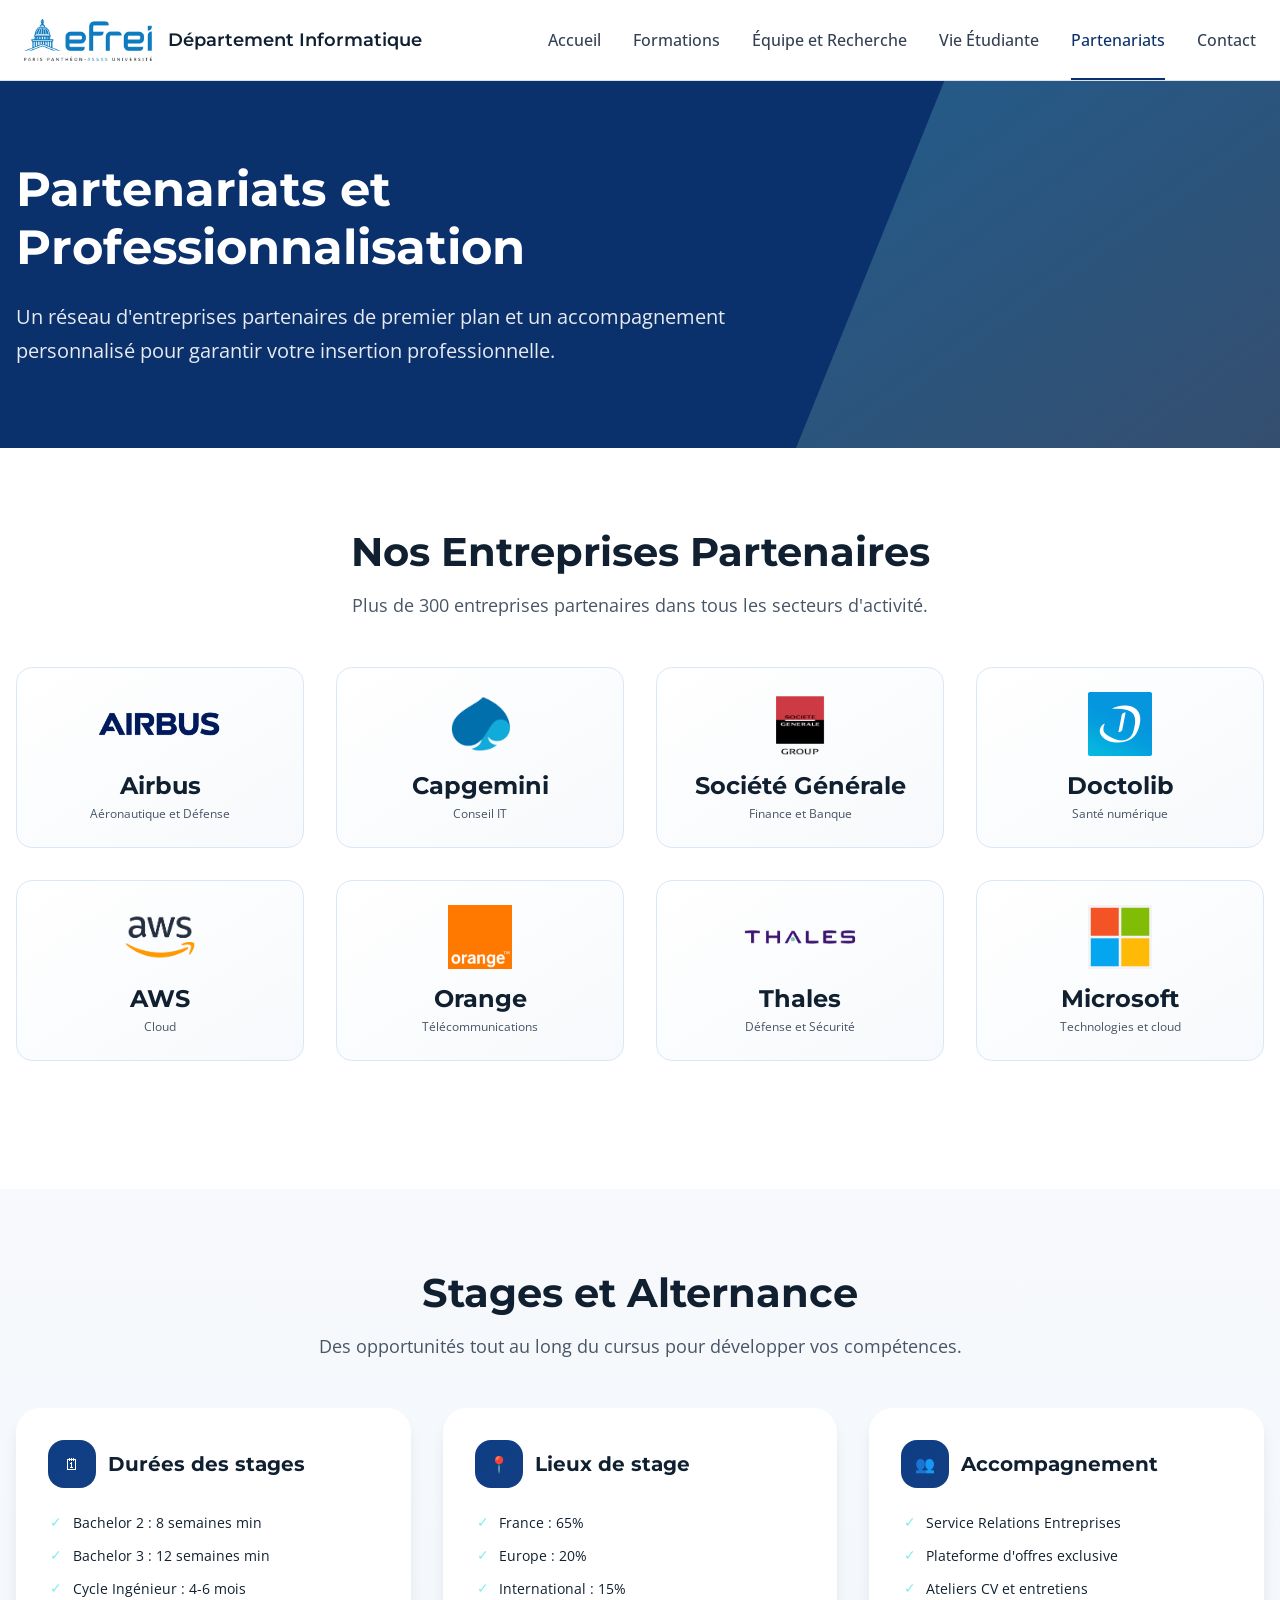
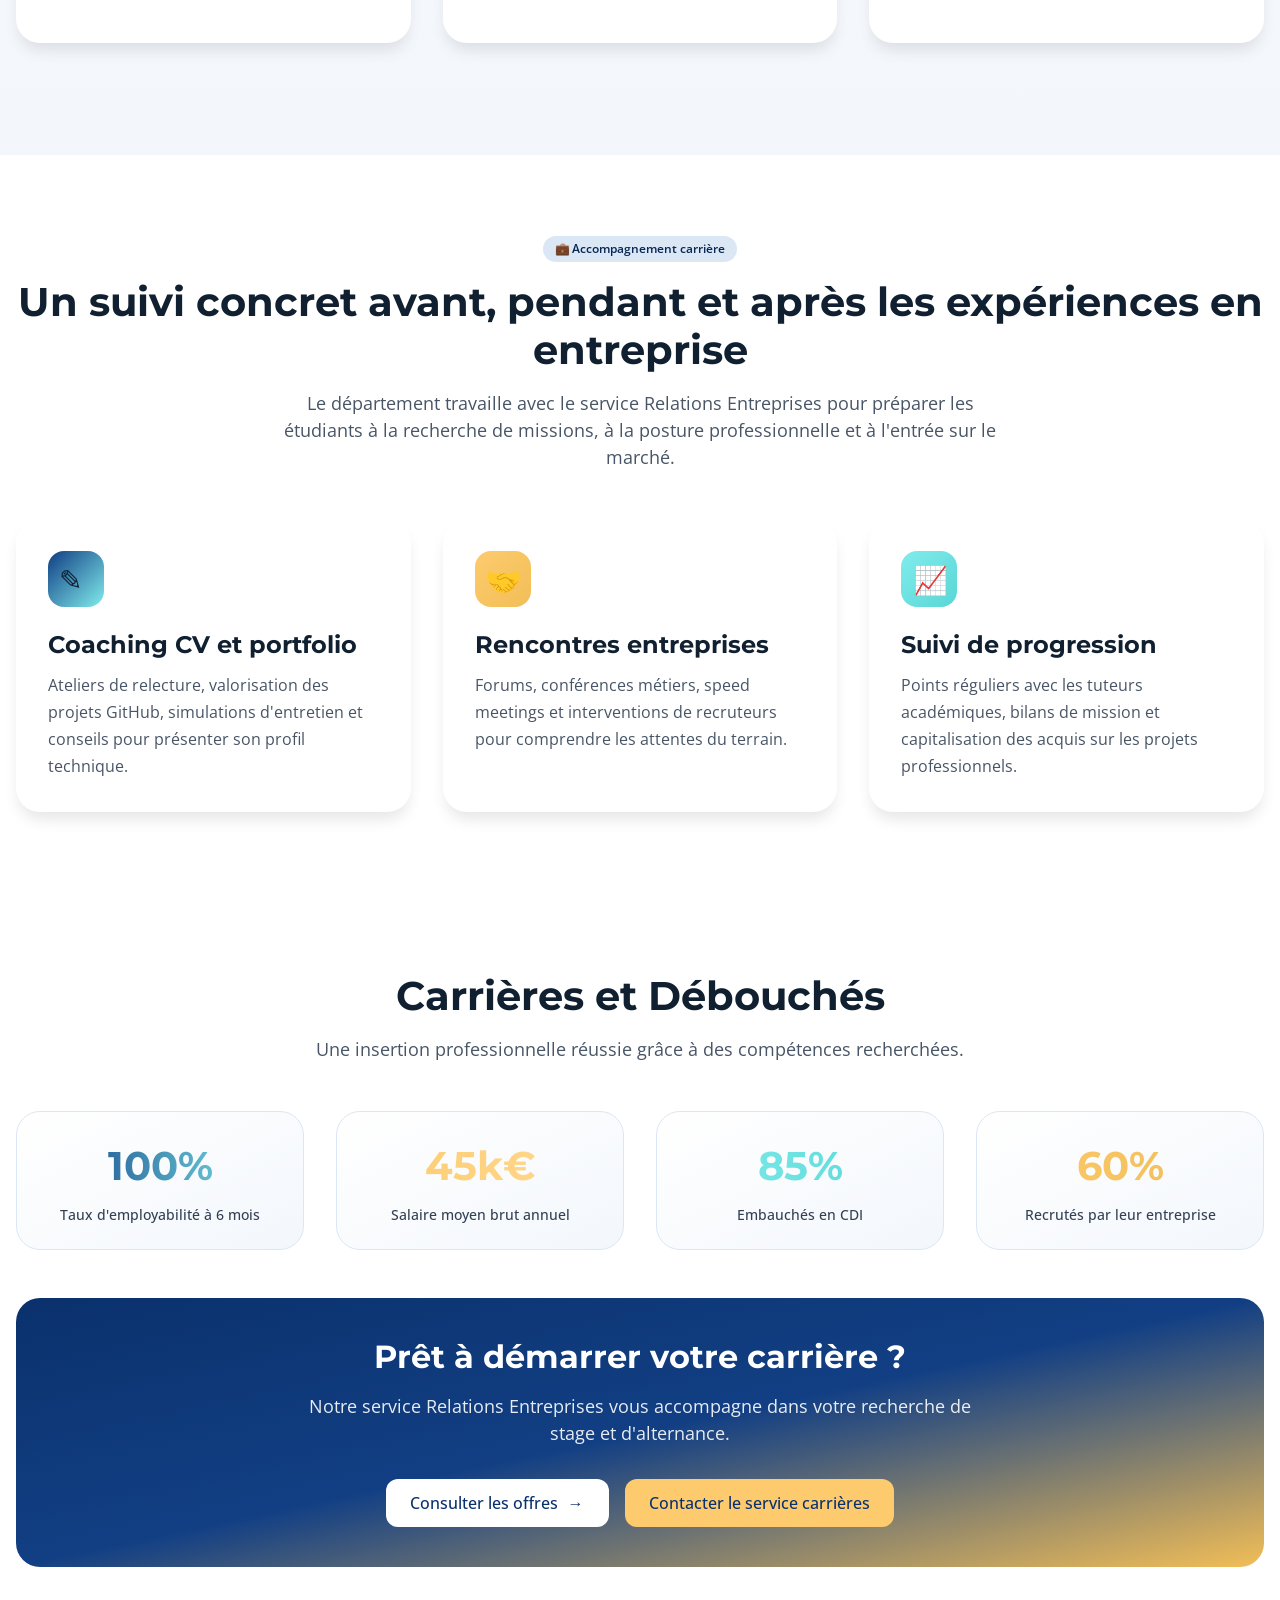
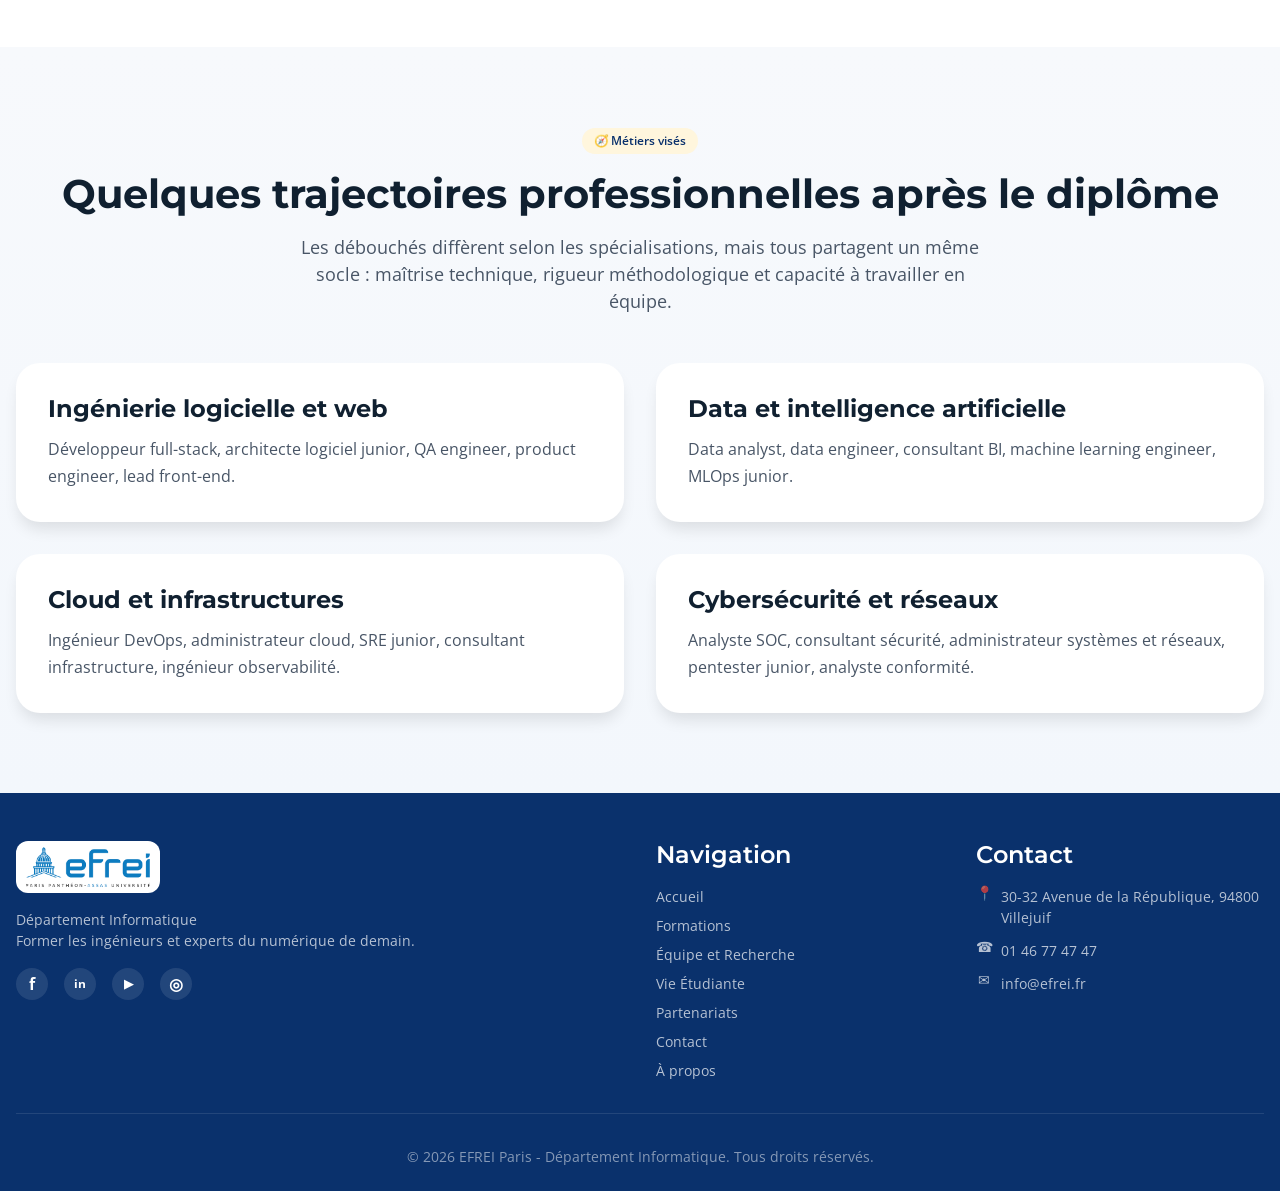
<file: SITE_TI402_Prog_WEB_OUMEZZAOUCHE_BOUAOUINA/html/partenariats.html>
<!DOCTYPE html>
<html lang="fr">
<head>
    <meta charset="UTF-8">
    <meta name="viewport" content="width=device-width, initial-scale=1.0">
    <meta name="description" content="Partenariats entreprises, stages, alternance et débouchés professionnels.">
    <title>Partenariats - EFREI Département Informatique</title>
    <link rel="stylesheet" href="../css/styles.css">
</head>
<body>
    <header class="entete-site">
        <div class="conteneur-entete">
            <a href="index.html" class="logo-entete">
                <img src="../img/efrei.png" alt="EFREI Paris">
                <span class="texte-logo-entete">Département Informatique</span>
            </a>
            <nav class="navigation-entete">
                <a href="index.html">Accueil</a>
                <a href="formations.html">Formations</a>
                <a href="equipe.html">Équipe et Recherche</a>
                <a href="vie-etudiante.html">Vie Étudiante</a>
                <a href="partenariats.html">Partenariats</a>
                <a href="contact.html">Contact</a>
            </nav>
            <button class="bouton-menu-petit-ecran" id="bouton-menu-petit-ecran" aria-label="Menu">
                <i class="icone icone-menu"></i>
            </button>
        </div>
        <nav class="menu-petit-ecran" id="menu-petit-ecran">
            <a href="index.html">Accueil</a>
            <a href="formations.html">Formations</a>
            <a href="equipe.html">Équipe et Recherche</a>
            <a href="vie-etudiante.html">Vie Étudiante</a>
            <a href="partenariats.html">Partenariats</a>
            <a href="contact.html">Contact</a>
        </nav>
    </header>

    <section class="bandeau-page">
        <div class="conteneur">
            <div class="contenu-bandeau-page">
                <h1 class="titre-page">Partenariats et Professionnalisation</h1>
                <p class="description-page">Un réseau d'entreprises partenaires de premier plan et un accompagnement personnalisé pour garantir votre insertion professionnelle.</p>
            </div>
        </div>
    </section>

    <section class="section-page" style="background: white;">
        <div class="conteneur">
            <div class="texte-centre marge-bas-12">
                <h2 style="font-size: 2.5rem; font-family: var(--police-titre); font-weight: 700; margin-bottom: 1rem;">Nos Entreprises Partenaires</h2>
                <p style="font-size: 1.125rem; color: var(--gris-600); max-width: 42rem; margin: 0 auto;">Plus de 300 entreprises partenaires dans tous les secteurs d'activité.</p>
            </div>
            <div class="grille grille-2 grille-4" style="margin-bottom: 3rem;">
                <div class="carte-partenaire" onclick="window.open('https://www.airbus.com/fr/about-us/our-worldwide-presence/airbus-in-europe/airbus-en-france', '_blank')">
                    <img src="../img/airbus.png" alt="Logo Airbus" class="logo-partenaire">
                    <h3 style="font-weight: 700; font-family: var(--police-titre); margin-bottom: 0.25rem;">Airbus</h3>
                    <p style="font-size: 0.75rem; color: var(--gris-600);">Aéronautique et Défense</p>
                </div>
                <div class="carte-partenaire" onclick="window.open('https://www.capgemini.com/fr-fr/', '_blank')">
                    <img src="../img/capgemini.png" alt="Logo Capgemini" class="logo-partenaire">
                    <h3 style="font-weight: 700; font-family: var(--police-titre); margin-bottom: 0.25rem;">Capgemini</h3>
                    <p style="font-size: 0.75rem; color: var(--gris-600);">Conseil IT</p>
                </div>
                <div class="carte-partenaire" onclick="window.open('https://www.societegenerale.com/fr', '_blank')">
                    <img src="../img/sg.png" alt="Logo Société Générale" class="logo-partenaire">
                    <h3 style="font-weight: 700; font-family: var(--police-titre); margin-bottom: 0.25rem;">Société Générale</h3>
                    <p style="font-size: 0.75rem; color: var(--gris-600);">Finance et Banque</p>
                </div>
                <div class="carte-partenaire" onclick="window.open('https://www.doctolib.fr/', '_blank')">
                    <img src="../img/doctolib.png" alt="Logo Doctolib" class="logo-partenaire">
                    <h3 style="font-weight: 700; font-family: var(--police-titre); margin-bottom: 0.25rem;">Doctolib</h3>
                    <p style="font-size: 0.75rem; color: var(--gris-600);">Santé numérique</p>
                </div>
                <div class="carte-partenaire" onclick="window.open('https://aws.amazon.com/fr/', '_blank')">
                    <img src="../img/aws.png" alt="Logo AWS" class="logo-partenaire">
                    <h3 style="font-weight: 700; font-family: var(--police-titre); margin-bottom: 0.25rem;">AWS</h3>
                    <p style="font-size: 0.75rem; color: var(--gris-600);">Cloud</p>
                </div>
                <div class="carte-partenaire" onclick="window.open('https://www.orange.com/fr', '_blank')">
                    <img src="../img/orange.png" alt="Logo Orange" class="logo-partenaire">
                    <h3 style="font-weight: 700; font-family: var(--police-titre); margin-bottom: 0.25rem;">Orange</h3>
                    <p style="font-size: 0.75rem; color: var(--gris-600);">Télécommunications</p>
                </div>
                <div class="carte-partenaire" onclick="window.open('https://www.thalesgroup.com/fr', '_blank')">
                    <img src="../img/thales.png" alt="Logo Thales" class="logo-partenaire">
                    <h3 style="font-weight: 700; font-family: var(--police-titre); margin-bottom: 0.25rem;">Thales</h3>
                    <p style="font-size: 0.75rem; color: var(--gris-600);">Défense et Sécurité</p>
                </div>
                <div class="carte-partenaire" onclick="window.open('https://www.microsoft.com/fr-fr', '_blank')">
                    <img src="../img/microsoft.png" alt="Logo Microsoft" class="logo-partenaire">
                    <h3 style="font-weight: 700; font-family: var(--police-titre); margin-bottom: 0.25rem;">Microsoft</h3>
                    <p style="font-size: 0.75rem; color: var(--gris-600);">Technologies et cloud</p>
                </div>
            </div>
        </div>
    </section>

    <section class="section-page fond-degrade-clair">
        <div class="conteneur">
            <div class="texte-centre marge-bas-12">
                <h2 style="font-size: 2.5rem; font-family: var(--police-titre); font-weight: 700; margin-bottom: 1rem;">Stages et Alternance</h2>
                <p style="font-size: 1.125rem; color: var(--gris-600); max-width: 42rem; margin: 0 auto;">Des opportunités tout au long du cursus pour développer vos compétences.</p>
            </div>
            <div class="grille grille-1 grille-3 marge-bas-8">
                <div class="carte">
                    <div style="display: flex; align-items: center; gap: 0.75rem; margin-bottom: 1.5rem;">
                        <div style="width: 3rem; height: 3rem; border-radius: var(--arrondi-xl); background: linear-gradient(to bottom right, var(--bleu-500), var(--indigo-600)); display: flex; align-items: center; justify-content: center; color: white;">
                            <i class="icone icone-calendrier"></i>
                        </div>
                        <h3 style="font-size: 1.25rem; font-family: var(--police-titre); font-weight: 700;">Durées des stages</h3>
                    </div>
                    <ul style="list-style: none; padding: 0;">
                    <li style="display: flex; align-items: center; gap: 0.5rem; margin-bottom: 0.75rem; font-size: 0.875rem;">
                        <i class="icone icone-validation" style="color: var(--vert-500);"></i>
                        <span>Bachelor 2 : 8 semaines min</span>
                    </li>
                    <li style="display: flex; align-items: center; gap: 0.5rem; margin-bottom: 0.75rem; font-size: 0.875rem;">
                        <i class="icone icone-validation" style="color: var(--vert-500);"></i>
                        <span>Bachelor 3 : 12 semaines min</span>
                    </li>
                    <li style="display: flex; align-items: center; gap: 0.5rem; margin-bottom: 0.75rem; font-size: 0.875rem;">
                        <i class="icone icone-validation" style="color: var(--vert-500);"></i>
                        <span>Cycle Ingénieur : 4-6 mois</span>
                    </li>
                    </ul>
                </div>
                <div class="carte">
                    <div style="display: flex; align-items: center; gap: 0.75rem; margin-bottom: 1.5rem;">
                        <div style="width: 3rem; height: 3rem; border-radius: var(--arrondi-xl); background: linear-gradient(to bottom right, var(--bleu-500), var(--indigo-600)); display: flex; align-items: center; justify-content: center; color: white;">
                            <i class="icone icone-position"></i>
                        </div>
                        <h3 style="font-size: 1.25rem; font-family: var(--police-titre); font-weight: 700;">Lieux de stage</h3>
                    </div>
                    <ul style="list-style: none; padding: 0;">
                    <li style="display: flex; align-items: center; gap: 0.5rem; margin-bottom: 0.75rem; font-size: 0.875rem;">
                        <i class="icone icone-validation" style="color: var(--vert-500);"></i>
                        <span>France : 65%</span>
                    </li>
                    <li style="display: flex; align-items: center; gap: 0.5rem; margin-bottom: 0.75rem; font-size: 0.875rem;">
                        <i class="icone icone-validation" style="color: var(--vert-500);"></i>
                        <span>Europe : 20%</span>
                    </li>
                    <li style="display: flex; align-items: center; gap: 0.5rem; margin-bottom: 0.75rem; font-size: 0.875rem;">
                        <i class="icone icone-validation" style="color: var(--vert-500);"></i>
                        <span>International : 15%</span>
                    </li>
                    </ul>
                </div>
                <div class="carte">
                    <div style="display: flex; align-items: center; gap: 0.75rem; margin-bottom: 1.5rem;">
                        <div style="width: 3rem; height: 3rem; border-radius: var(--arrondi-xl); background: linear-gradient(to bottom right, var(--bleu-500), var(--indigo-600)); display: flex; align-items: center; justify-content: center; color: white;">
                            <i class="icone icone-utilisateurs"></i>
                        </div>
                        <h3 style="font-size: 1.25rem; font-family: var(--police-titre); font-weight: 700;">Accompagnement</h3>
                    </div>
                    <ul style="list-style: none; padding: 0;">
                        <li style="display: flex; align-items: center; gap: 0.5rem; margin-bottom: 0.75rem; font-size: 0.875rem;">
                            <i class="icone icone-validation" style="color: var(--vert-500);"></i>
                            <span>Service Relations Entreprises</span>
                        </li>
                        <li style="display: flex; align-items: center; gap: 0.5rem; margin-bottom: 0.75rem; font-size: 0.875rem;">
                            <i class="icone icone-validation" style="color: var(--vert-500);"></i>
                            <span>Plateforme d'offres exclusive</span>
                        </li>
                        <li style="display: flex; align-items: center; gap: 0.5rem; margin-bottom: 0.75rem; font-size: 0.875rem;">
                            <i class="icone icone-validation" style="color: var(--vert-500);"></i>
                            <span>Ateliers CV et entretiens</span>
                        </li>
                    </ul>
                </div>
            </div>
        </div>
    </section>

    <section class="section-page" style="background: white;">
        <div class="conteneur">
            <div class="texte-centre marge-bas-12">
                <div class="pastille pastille-bleue" style="margin-bottom: 1rem;">
                    <i class="icone icone-mallette"></i> Accompagnement carrière
                </div>
                <h2 style="font-size: 2.5rem; font-family: var(--police-titre); font-weight: 700; margin-bottom: 1rem;">Un suivi concret avant, pendant et après les expériences en entreprise</h2>
                <p style="font-size: 1.125rem; color: var(--gris-600); max-width: 46rem; margin: 0 auto;">Le département travaille avec le service Relations Entreprises pour préparer les étudiants à la recherche de missions, à la posture professionnelle et à l'entrée sur le marché.</p>
            </div>

            <div class="grille grille-1 grille-3">
                <div class="carte">
                    <div class="icone-carte degrade-bleu">
                        <i class="icone icone-signature"></i>
                    </div>
                    <h3 class="titre-carte">Coaching CV et portfolio</h3>
                    <p class="description-carte">Ateliers de relecture, valorisation des projets GitHub, simulations d'entretien et conseils pour présenter son profil technique.</p>
                </div>

                <div class="carte">
                    <div class="icone-carte degrade-violet">
                        <i class="icone icone-poignee-main"></i>
                    </div>
                    <h3 class="titre-carte">Rencontres entreprises</h3>
                    <p class="description-carte">Forums, conférences métiers, speed meetings et interventions de recruteurs pour comprendre les attentes du terrain.</p>
                </div>

                <div class="carte">
                    <div class="icone-carte degrade-vert">
                        <i class="icone icone-courbe"></i>
                    </div>
                    <h3 class="titre-carte">Suivi de progression</h3>
                    <p class="description-carte">Points réguliers avec les tuteurs académiques, bilans de mission et capitalisation des acquis sur les projets professionnels.</p>
                </div>
            </div>
        </div>
    </section>

    <section class="section-page" style="background: white;">
        <div class="conteneur">
            <div class="texte-centre marge-bas-12">
                <h2 style="font-size: 2.5rem; font-family: var(--police-titre); font-weight: 700; margin-bottom: 1rem;">Carrières et Débouchés</h2>
                <p style="font-size: 1.125rem; color: var(--gris-600); max-width: 42rem; margin: 0 auto;">Une insertion professionnelle réussie grâce à des compétences recherchées.</p>
            </div>
            <div class="grille grille-1 grille-4 marge-bas-12">
                <div style="background: linear-gradient(to bottom right, white, var(--bleu-50)); border: 1px solid var(--bleu-100); border-radius: var(--arrondi-2xl); padding: 1.5rem; text-align: center;">
                    <div style="font-size: 2.5rem; font-weight: 700; background: linear-gradient(to right, var(--bleu-500), var(--cyan-500)); -webkit-background-clip: text; -webkit-text-fill-color: transparent; margin-bottom: 0.5rem; font-family: var(--police-titre);">100%</div>
                    <div style="font-size: 0.875rem; color: var(--gris-700); font-weight: 500;">Taux d'employabilité à 6 mois</div>
                </div>
                <div style="background: linear-gradient(to bottom right, white, var(--bleu-50)); border: 1px solid var(--bleu-100); border-radius: var(--arrondi-2xl); padding: 1.5rem; text-align: center;">
                    <div style="font-size: 2.5rem; font-weight: 700; background: linear-gradient(to right, var(--violet-500), var(--rose-500)); -webkit-background-clip: text; -webkit-text-fill-color: transparent; margin-bottom: 0.5rem; font-family: var(--police-titre);">45k€</div>
                    <div style="font-size: 0.875rem; color: var(--gris-700); font-weight: 500;">Salaire moyen brut annuel</div>
                </div>
                <div style="background: linear-gradient(to bottom right, white, var(--bleu-50)); border: 1px solid var(--bleu-100); border-radius: var(--arrondi-2xl); padding: 1.5rem; text-align: center;">
                    <div style="font-size: 2.5rem; font-weight: 700; background: linear-gradient(to right, var(--vert-500), var(--turquoise-500)); -webkit-background-clip: text; -webkit-text-fill-color: transparent; margin-bottom: 0.5rem; font-family: var(--police-titre);">85%</div>
                    <div style="font-size: 0.875rem; color: var(--gris-700); font-weight: 500;">Embauchés en CDI</div>
                </div>
                <div style="background: linear-gradient(to bottom right, white, var(--bleu-50)); border: 1px solid var(--bleu-100); border-radius: var(--arrondi-2xl); padding: 1.5rem; text-align: center;">
                    <div style="font-size: 2.5rem; font-weight: 700; background: linear-gradient(to right, var(--orange-500), var(--rouge-500)); -webkit-background-clip: text; -webkit-text-fill-color: transparent; margin-bottom: 0.5rem; font-family: var(--police-titre);">60%</div>
                    <div style="font-size: 0.875rem; color: var(--gris-700); font-weight: 500;">Recrutés par leur entreprise</div>
                </div>
            </div>
            <div style="background: linear-gradient(to bottom right, var(--bleu-600), var(--indigo-600), var(--violet-600)); border-radius: var(--arrondi-2xl); padding: 2.5rem; color: white; text-align: center;">
                <h3 style="font-size: 2rem; font-family: var(--police-titre); font-weight: 700; margin-bottom: 1rem;">Prêt à démarrer votre carrière ?</h3>
                <p style="font-size: 1.125rem; opacity: 0.9; margin-bottom: 2rem; max-width: 42rem; margin-left: auto; margin-right: auto;">Notre service Relations Entreprises vous accompagne dans votre recherche de stage et d'alternance.</p>
                <div style="display: flex; flex-wrap: wrap; gap: 1rem; justify-content: center;">
                    <a href="https://www.izia-efrei.com/login" target="_blank" rel="noopener noreferrer" class="bouton" style="background: white; color: var(--bleu-600);">Consulter les offres
                        <i class="icone icone-fleche-droite"></i>
                    </a>
                    <a href="contact.html?sujet=Service%20carri%C3%A8res#formulaire-contact" class="bouton bouton-secondaire">Contacter le service carrières</a>
                </div>
            </div>
        </div>
    </section>

    <section class="section-page fond-degrade-clair">
        <div class="conteneur">
            <div class="texte-centre marge-bas-12">
                <div class="pastille pastille-violette" style="margin-bottom: 1rem;">
                    <i class="icone icone-boussole"></i> Métiers visés
                </div>
                <h2 style="font-size: 2.5rem; font-family: var(--police-titre); font-weight: 700; margin-bottom: 1rem;">Quelques trajectoires professionnelles après le diplôme</h2>
                <p style="font-size: 1.125rem; color: var(--gris-600); max-width: 44rem; margin: 0 auto;">Les débouchés diffèrent selon les spécialisations, mais tous partagent un même socle : maîtrise technique, rigueur méthodologique et capacité à travailler en équipe.</p>
            </div>

            <div class="grille grille-1 grille-2">
                <div class="carte">
                    <h3 class="titre-carte">Ingénierie logicielle et web</h3>
                    <p class="description-carte">Développeur full-stack, architecte logiciel junior, QA engineer, product engineer, lead front-end.</p>
                </div>
                <div class="carte">
                    <h3 class="titre-carte">Data et intelligence artificielle</h3>
                    <p class="description-carte">Data analyst, data engineer, consultant BI, machine learning engineer, MLOps junior.</p>
                </div>
                <div class="carte">
                    <h3 class="titre-carte">Cloud et infrastructures</h3>
                    <p class="description-carte">Ingénieur DevOps, administrateur cloud, SRE junior, consultant infrastructure, ingénieur observabilité.</p>
                </div>
                <div class="carte">
                    <h3 class="titre-carte">Cybersécurité et réseaux</h3>
                    <p class="description-carte">Analyste SOC, consultant sécurité, administrateur systèmes et réseaux, pentester junior, analyste conformité.</p>
                </div>
            </div>
        </div>
    </section>

    <footer class="pied-page">
        <div class="conteneur">
            <div class="contenu-pied-page">
                <div class="marque-pied-page">
                    <div class="logo-pied-page">
                        <img src="../img/efrei.png" alt="EFREI Paris">
                        <div style="font-size: 0.875rem; color: rgba(255,255,255,0.7); margin-top: 0.5rem;">Département Informatique</div>
                    </div>
                    <p class="description-pied-page">Former les ingénieurs et experts du numérique de demain.</p>
                    <div class="reseaux-pied-page"><a href="https://www.facebook.com/EfreiParis/?locale=fr_FR" target="_blank" rel="noopener noreferrer" aria-label="Facebook"><i class="icone icone-reseau-facebook"></i></a><a href="https://www.linkedin.com/school/efrei/posts/?feedView=all" target="_blank" rel="noopener noreferrer" aria-label="LinkedIn"><i class="icone icone-reseau-linkedin"></i></a><a href="https://www.youtube.com/efrei" target="_blank" rel="noopener noreferrer" aria-label="YouTube"><i class="icone icone-reseau-youtube"></i></a><a href="https://www.instagram.com/efrei_paris/" target="_blank" rel="noopener noreferrer" aria-label="Instagram"><i class="icone icone-reseau-instagram"></i></a></div>
                </div>
                <div>
                    <h3 class="titre-pied-page">Navigation</h3>
                    <div class="liens-pied-page">
                        <a href="index.html">Accueil</a>
                        <a href="formations.html">Formations</a>
                        <a href="equipe.html">Équipe et Recherche</a>
                        <a href="vie-etudiante.html">Vie Étudiante</a>
                        <a href="partenariats.html">Partenariats</a>
                        <a href="contact.html">Contact</a>
                        <a href="contact.html#a-propos">À propos</a>
                    </div>
                </div>
                <div>
                    <h3 class="titre-pied-page">Contact</h3>
                    <div class="contact-pied-page">
                        <div class="element-contact-pied-page">
                            <i class="icone icone-position"></i>
                            <span>30-32 Avenue de la République, 94800 Villejuif</span>
                        </div>
                        <div class="element-contact-pied-page">
                        <i class="icone icone-telephone"></i>
                        <span>01 46 77 47 47</span>
                        </div>
                        <div class="element-contact-pied-page">
                            <i class="icone icone-enveloppe"></i>
                            <span>info@efrei.fr</span>
                        </div>
                    </div>
                </div>
            </div>
            <div class="bas-pied-page">
                <p>&copy; 2026 EFREI Paris - Département Informatique. Tous droits réservés.</p>
            </div>
        </div>
    </footer>
    <script src="../js/script.js"></script>
</body>
</html>
</file>
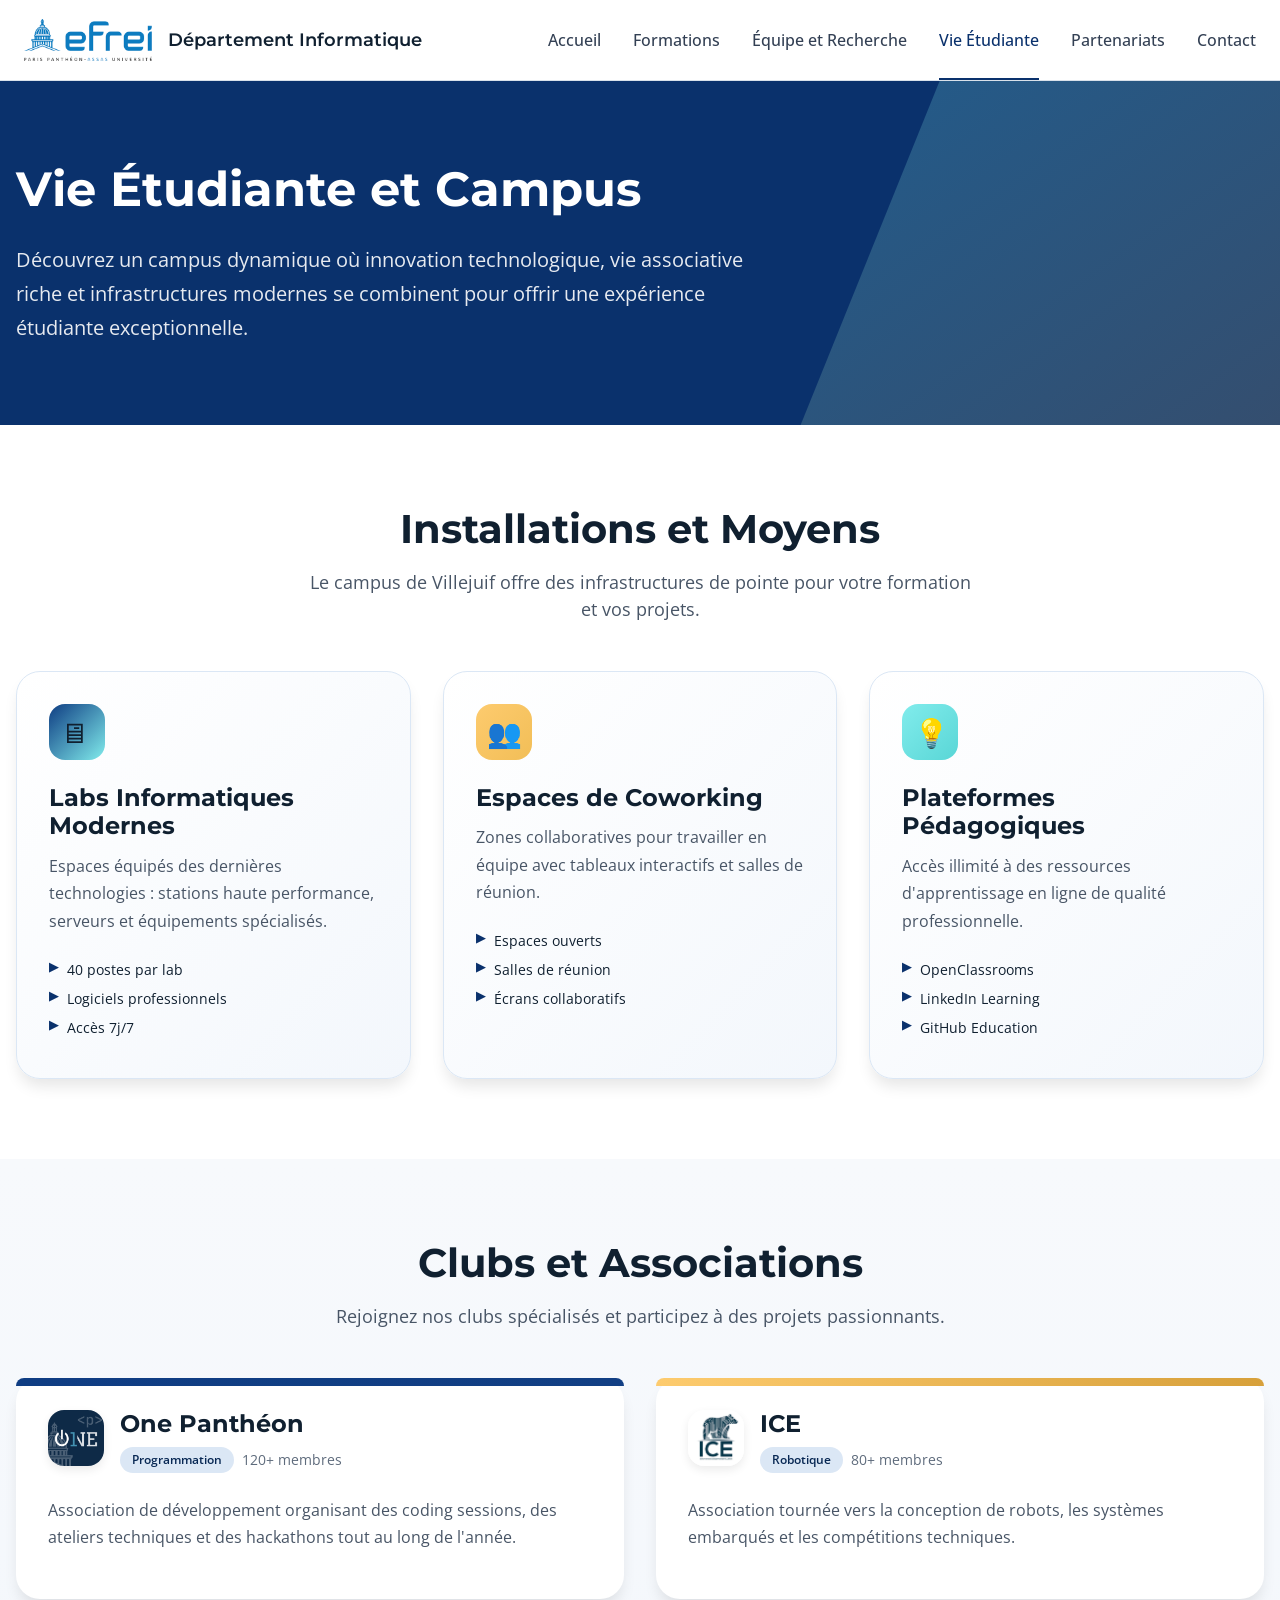
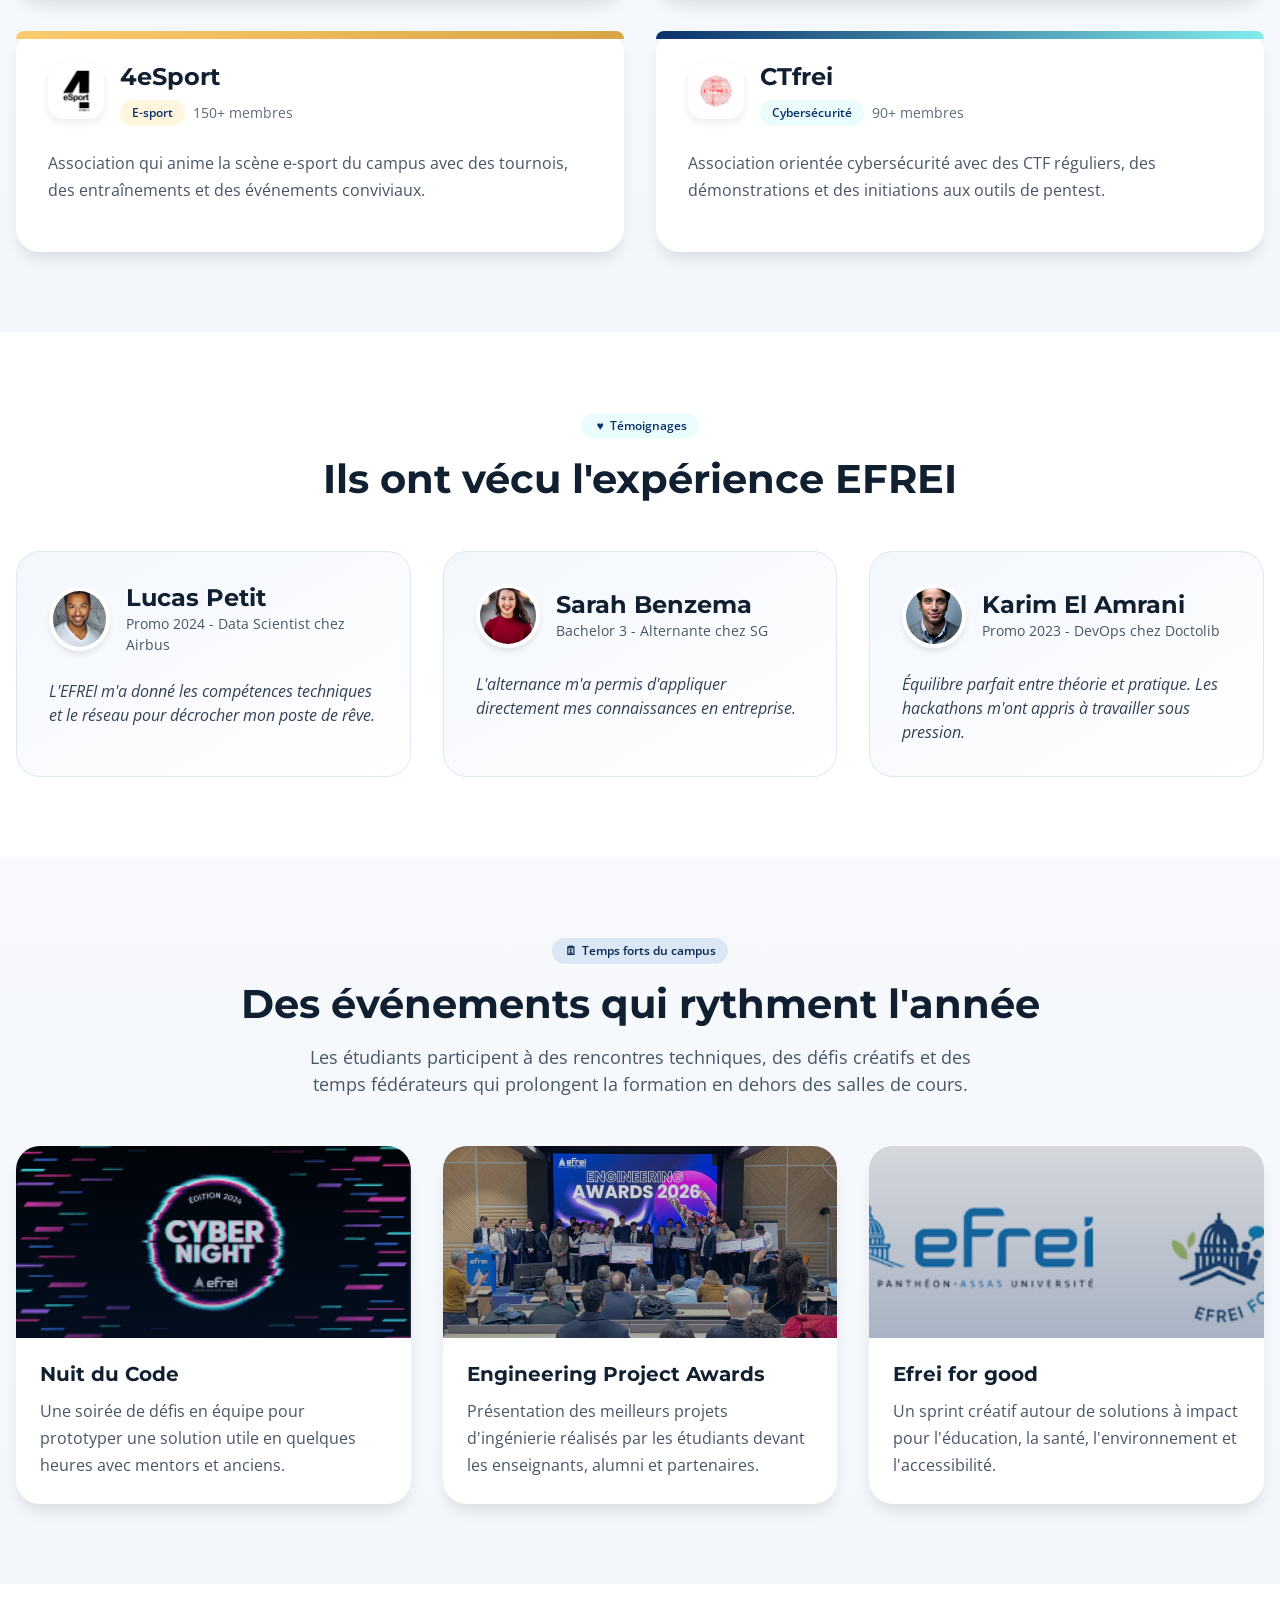
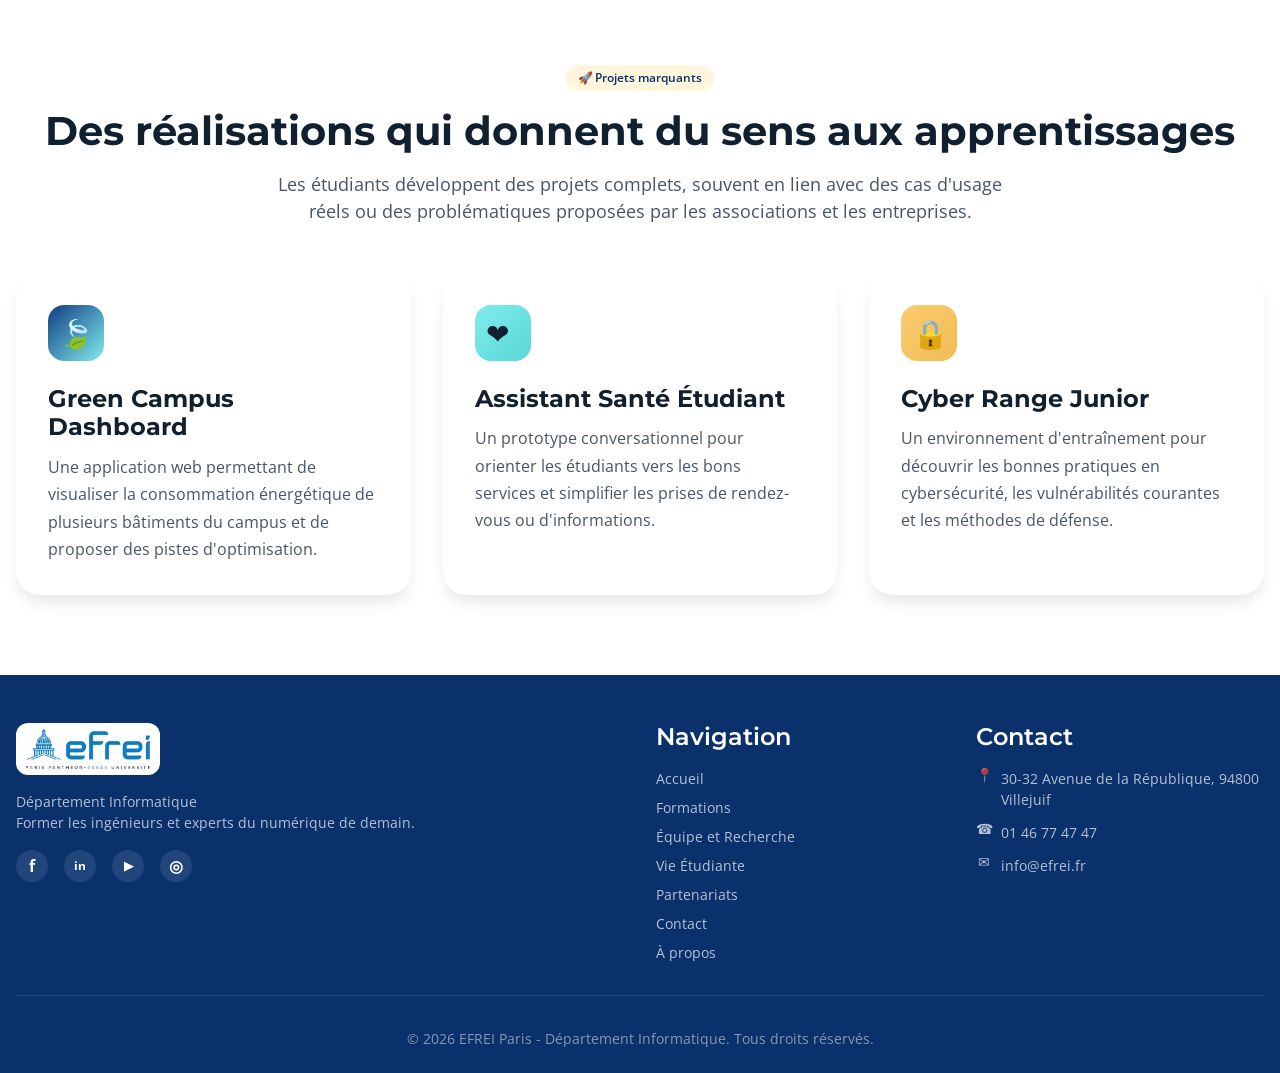
<file: SITE_TI402_Prog_WEB_OUMEZZAOUCHE_BOUAOUINA/html/vie-etudiante.html>
<!DOCTYPE html>
<html lang="fr">
<head>
    <meta charset="UTF-8">
    <meta name="viewport" content="width=device-width, initial-scale=1.0">
    <meta name="description" content="Vie étudiante, campus, clubs et associations du département informatique.">
    <title>Vie Étudiante - EFREI Département Informatique</title>
    <link rel="stylesheet" href="../css/styles.css">
</head>
<body>
    <header class="entete-site">
        <div class="conteneur-entete">
            <a href="index.html" class="logo-entete">
                <img src="../img/efrei.png" alt="EFREI Paris">
                <span class="texte-logo-entete">Département Informatique</span>
            </a>
            <nav class="navigation-entete">
                <a href="index.html">Accueil</a>
                <a href="formations.html">Formations</a>
                <a href="equipe.html">Équipe et Recherche</a>
                <a href="vie-etudiante.html">Vie Étudiante</a>
                <a href="partenariats.html">Partenariats</a>
                <a href="contact.html">Contact</a>
            </nav>
            <button class="bouton-menu-petit-ecran" id="bouton-menu-petit-ecran" aria-label="Menu">
                <i class="icone icone-menu"></i>
            </button>
        </div>
        <nav class="menu-petit-ecran" id="menu-petit-ecran">
            <a href="index.html">Accueil</a>
            <a href="formations.html">Formations</a>
            <a href="equipe.html">Équipe et Recherche</a>
            <a href="vie-etudiante.html">Vie Étudiante</a>
            <a href="partenariats.html">Partenariats</a>
            <a href="contact.html">Contact</a>
        </nav>
    </header>

    <section class="bandeau-page">
        <div class="conteneur">
            <div class="contenu-bandeau-page">
                <h1 class="titre-page">Vie Étudiante et Campus</h1>
                <p class="description-page">Découvrez un campus dynamique où innovation technologique, vie associative riche et infrastructures modernes se combinent pour offrir une expérience étudiante exceptionnelle.</p>
            </div>
        </div>
    </section>

    <section class="section-page" style="background: white;">
        <div class="conteneur">
            <div class="texte-centre marge-bas-12">
                <h2 style="font-size: 2.5rem; font-family: var(--police-titre); font-weight: 700; margin-bottom: 1rem;">Installations et Moyens</h2>
                <p style="font-size: 1.125rem; color: var(--gris-600); max-width: 42rem; margin: 0 auto;">Le campus de Villejuif offre des infrastructures de pointe pour votre formation et vos projets.</p>
            </div>
            <div class="grille grille-1 grille-3">
                <div class="carte" style="background: linear-gradient(to bottom right, white, var(--bleu-50)); border: 1px solid var(--bleu-100);">
                    <div class="icone-carte degrade-bleu">
                        <i class="icone icone-ordinateur"></i>
                    </div>
                    <h3 class="titre-carte">Labs Informatiques Modernes</h3>
                    <p class="description-carte" style="margin-bottom: 1.5rem;">Espaces équipés des dernières technologies : stations haute performance, serveurs et équipements spécialisés.</p>
                    <ul style="list-style: none; padding: 0;">
                        <li style="display: flex; gap: 0.5rem; margin-bottom: 0.5rem; font-size: 0.875rem;">
                            <span style="color: var(--bleu-600); font-size: 0.8rem; line-height: 1.2;">▶</span>
                            <span>40 postes par lab</span>
                        </li>
                        <li style="display: flex; gap: 0.5rem; margin-bottom: 0.5rem; font-size: 0.875rem;">
                            <span style="color: var(--bleu-600); font-size: 0.8rem; line-height: 1.2;">▶</span>
                            <span>Logiciels professionnels</span>
                        </li>
                        <li style="display: flex; gap: 0.5rem; margin-bottom: 0.5rem; font-size: 0.875rem;">
                            <span style="color: var(--bleu-600); font-size: 0.8rem; line-height: 1.2;">▶</span>
                            <span>Accès 7j/7</span>
                        </li>
                    </ul>
                </div>
                <div class="carte" style="background: linear-gradient(to bottom right, white, var(--bleu-50)); border: 1px solid var(--bleu-100);">
                    <div class="icone-carte degrade-violet">
                        <i class="icone icone-utilisateurs"></i>
                    </div>
                    <h3 class="titre-carte">Espaces de Coworking</h3>
                    <p class="description-carte" style="margin-bottom: 1.5rem;">Zones collaboratives pour travailler en équipe avec tableaux interactifs et salles de réunion.</p>
                    <ul style="list-style: none; padding: 0;">
                        <li style="display: flex; gap: 0.5rem; margin-bottom: 0.5rem; font-size: 0.875rem;">
                            <span style="color: var(--bleu-600); font-size: 0.8rem; line-height: 1.2;">▶</span>
                            <span>Espaces ouverts</span>
                        </li>
                        <li style="display: flex; gap: 0.5rem; margin-bottom: 0.5rem; font-size: 0.875rem;">
                            <span style="color: var(--bleu-600); font-size: 0.8rem; line-height: 1.2;">▶</span>
                            <span>Salles de réunion</span>
                        </li>
                        <li style="display: flex; gap: 0.5rem; margin-bottom: 0.5rem; font-size: 0.875rem;">
                            <span style="color: var(--bleu-600); font-size: 0.8rem; line-height: 1.2;">▶</span>
                            <span>Écrans collaboratifs</span>
                        </li>
                    </ul>
                </div>
                <div class="carte" style="background: linear-gradient(to bottom right, white, var(--bleu-50)); border: 1px solid var(--bleu-100);">
                    <div class="icone-carte degrade-vert">
                        <i class="icone icone-idee"></i>
                    </div>
                    <h3 class="titre-carte">Plateformes Pédagogiques</h3>
                    <p class="description-carte" style="margin-bottom: 1.5rem;">Accès illimité à des ressources d'apprentissage en ligne de qualité professionnelle.</p>
                    <ul style="list-style: none; padding: 0;">
                        <li style="display: flex; gap: 0.5rem; margin-bottom: 0.5rem; font-size: 0.875rem;">
                            <span style="color: var(--bleu-600); font-size: 0.8rem; line-height: 1.2;">▶</span>
                            <span>OpenClassrooms</span>
                        </li>
                        <li style="display: flex; gap: 0.5rem; margin-bottom: 0.5rem; font-size: 0.875rem;">
                            <span style="color: var(--bleu-600); font-size: 0.8rem; line-height: 1.2;">▶</span>
                            <span>LinkedIn Learning</span>
                        </li>
                        <li style="display: flex; gap: 0.5rem; margin-bottom: 0.5rem; font-size: 0.875rem;">
                            <span style="color: var(--bleu-600); font-size: 0.8rem; line-height: 1.2;">▶</span>
                            <span>GitHub Education</span>
                        </li>
                    </ul>
                </div>
            </div>
        </div>
    </section>

    <section class="section-page fond-degrade-clair">
        <div class="conteneur">
            <div class="texte-centre marge-bas-12">
                <h2 style="font-size: 2.5rem; font-family: var(--police-titre); font-weight: 700; margin-bottom: 1rem;">Clubs et Associations</h2>
                <p style="font-size: 1.125rem; color: var(--gris-600); max-width: 42rem; margin: 0 auto;">Rejoignez nos clubs spécialisés et participez à des projets passionnants.</p>
            </div>
            <div class="grille grille-1 grille-2">
                <div class="carte">
                    <div style="height: 0.5rem; background: linear-gradient(to right, var(--bleu-500), var(--indigo-600)); border-radius: var(--arrondi-2xl) var(--arrondi-2xl) 0 0; margin: -2rem -2rem 1.5rem;"></div>
                    <div style="display: flex; gap: 1rem; margin-bottom: 1.5rem;">
                        <div class="boite-logo-association">
                            <img src="../img/one-pantheon.png" alt="Logo One Panthéon" class="logo-association">
                        </div>
                        <div>
                            <h3 style="font-size: 1.5rem; font-family: var(--police-titre); font-weight: 700; margin-bottom: 0.5rem;">One Panthéon</h3>
                            <div style="display: flex; gap: 0.5rem; align-items: center; font-size: 0.875rem;">
                                <span class="pastille pastille-bleue">Programmation</span>
                                <span style="color: var(--gris-500);">120+ membres</span>
                            </div>
                        </div>
                    </div><p class="description-carte" style="margin-bottom: 1rem;">Association de développement organisant des coding sessions, des ateliers techniques et des hackathons tout au long de l'année.</p>
                </div>
                <div class="carte">
                    <div style="height: 0.5rem; background: linear-gradient(to right, var(--orange-500), var(--rouge-600)); border-radius: var(--arrondi-2xl) var(--arrondi-2xl) 0 0; margin: -2rem -2rem 1.5rem;"></div>
                    <div style="display: flex; gap: 1rem; margin-bottom: 1.5rem;">
                        <div class="boite-logo-association">
                            <img src="../img/ice.png" alt="Logo ICE" class="logo-association">
                        </div>
                        <div>
                            <h3 style="font-size: 1.5rem; font-family: var(--police-titre); font-weight: 700; margin-bottom: 0.5rem;">ICE</h3>
                            <div style="display: flex; gap: 0.5rem; align-items: center; font-size: 0.875rem;">
                                <span class="pastille pastille-bleue">Robotique</span>
                                <span style="color: var(--gris-500);">80+ membres</span>
                            </div>
                        </div>
                    </div><p class="description-carte" style="margin-bottom: 1rem;">Association tournée vers la conception de robots, les systèmes embarqués et les compétitions techniques.</p>
                </div>
                <div class="carte">
                    <div style="height: 0.5rem; background: linear-gradient(to right, var(--violet-500), var(--rose-600)); border-radius: var(--arrondi-2xl) var(--arrondi-2xl) 0 0; margin: -2rem -2rem 1.5rem;"></div>
                    <div style="display: flex; gap: 1rem; margin-bottom: 1.5rem;">
                        <div class="boite-logo-association">
                            <img src="../img/4esport.png" alt="Logo 4eSport" class="logo-association">
                        </div>
                        <div>
                            <h3 style="font-size: 1.5rem; font-family: var(--police-titre); font-weight: 700; margin-bottom: 0.5rem;">4eSport</h3>
                            <div style="display: flex; gap: 0.5rem; align-items: center; font-size: 0.875rem;">
                                <span class="pastille pastille-violette">E-sport</span>
                                <span style="color: var(--gris-500);">150+ membres</span>
                            </div>
                        </div>
                    </div>
                    <p class="description-carte" style="margin-bottom: 1rem;">Association qui anime la scène e-sport du campus avec des tournois, des entraînements et des événements conviviaux.</p>
                </div>
                <div class="carte">
                    <div style="height: 0.5rem; background: linear-gradient(to right, var(--bleu-600), var(--cyan-500)); border-radius: var(--arrondi-2xl) var(--arrondi-2xl) 0 0; margin: -2rem -2rem 1.5rem;"></div>
                    <div style="display: flex; gap: 1rem; margin-bottom: 1.5rem;">
                        <div class="boite-logo-association">
                            <img src="../img/ctfrei.png" alt="Logo CTfrei" class="logo-association"></div>
                        <div>
                            <h3 style="font-size: 1.5rem; font-family: var(--police-titre); font-weight: 700; margin-bottom: 0.5rem;">CTfrei</h3>
                            <div style="display: flex; gap: 0.5rem; align-items: center; font-size: 0.875rem;">
                                <span class="pastille pastille-rose">Cybersécurité</span>
                                <span style="color: var(--gris-500);">90+ membres</span>
                            </div>
                        </div>
                    </div>
                    <p class="description-carte" style="margin-bottom: 1rem;">Association orientée cybersécurité avec des CTF réguliers, des démonstrations et des initiations aux outils de pentest.</p>
                </div>
            </div>
        </div>
    </section>

    <section class="section-page" style="background: white;">
        <div class="conteneur">
            <div class="texte-centre marge-bas-12">
                <div class="pastille pastille-rose" style="margin-bottom: 1rem;"><i class="icone icone-coeur"></i> Témoignages</div>
                <h2 style="font-size: 2.5rem; font-family: var(--police-titre); font-weight: 700; margin-bottom: 1rem;">Ils ont vécu l'expérience EFREI</h2>
            </div>
            <div class="grille grille-1 grille-3">
                <div class="carte-temoignage">
                    <div style="display: flex; align-items: center; gap: 1rem; margin-bottom: 1.5rem;">
                        <img src="../img/lucas-petit.png" alt="Lucas Petit" class="avatar-temoignage">
                        <div>
                            <h3 style="font-family: var(--police-titre); font-weight: 700;">Lucas Petit</h3>
                            <p style="font-size: 0.875rem; color: var(--gris-600);">Promo 2024 - Data Scientist chez Airbus</p>
                        </div>
                    </div>
                    <p style="font-style: italic; color: var(--gris-700);">L'EFREI m'a donné les compétences techniques et le réseau pour décrocher mon poste de rêve.</p>
                </div>
                <div class="carte-temoignage">
                    <div style="display: flex; align-items: center; gap: 1rem; margin-bottom: 1.5rem;">
                        <img src="../img/sarah-benzema.png" alt="Sarah Benzema" class="avatar-temoignage">
                        <div>
                            <h3 style="font-family: var(--police-titre); font-weight: 700;">Sarah Benzema</h3>
                            <p style="font-size: 0.875rem; color: var(--gris-600);">Bachelor 3 - Alternante chez SG</p>
                        </div>
                    </div>
                    <p style="font-style: italic; color: var(--gris-700);">L'alternance m'a permis d'appliquer directement mes connaissances en entreprise.</p>
                </div>
                <div class="carte-temoignage">
                    <div style="display: flex; align-items: center; gap: 1rem; margin-bottom: 1.5rem;">
                        <img src="../img/karim-el-amrani.png" alt="Karim El Amrani" class="avatar-temoignage">
                        <div>
                            <h3 style="font-family: var(--police-titre); font-weight: 700;">Karim El Amrani</h3>
                            <p style="font-size: 0.875rem; color: var(--gris-600);">Promo 2023 - DevOps chez Doctolib</p>
                        </div>
                    </div><p style="font-style: italic; color: var(--gris-700);">Équilibre parfait entre théorie et pratique. Les hackathons m'ont appris à travailler sous pression.</p>
                </div>
            </div>
        </div>
    </section>

    <section class="section-page fond-degrade-clair">
        <div class="conteneur">
            <div class="texte-centre marge-bas-12">
                <div class="pastille pastille-bleue" style="margin-bottom: 1rem;"><i class="icone icone-calendrier"></i> Temps forts du campus</div>
                <h2 style="font-size: 2.5rem; font-family: var(--police-titre); font-weight: 700; margin-bottom: 1rem;">Des événements qui rythment l'année</h2>
                <p style="font-size: 1.125rem; color: var(--gris-600); max-width: 42rem; margin: 0 auto;">Les étudiants participent à des rencontres techniques, des défis créatifs et des temps fédérateurs qui prolongent la formation en dehors des salles de cours.</p>
            </div>

            <div class="grille grille-1 grille-3">
                <div class="carte-evenement">
                    <div class="image-evenement">
                        <img src="../img/nuit-du-code.png" alt="Nuit du code">
                    </div>
                    <div style="padding: 1.5rem;">
                        <h3 style="font-size: 1.25rem; font-weight: 700; font-family: var(--police-titre); margin-bottom: 0.75rem;">Nuit du Code</h3>
                        <p style="color: var(--gris-600); line-height: 1.7;">Une soirée de défis en équipe pour prototyper une solution utile en quelques heures avec mentors et anciens.</p>
                    </div>
                </div>

                <div class="carte-evenement">
                    <div class="image-evenement">
                        <img src="../img/engineering-project-awards.png" alt="Engineering Project Awards">
                    </div>
                    <div style="padding: 1.5rem;">
                        <h3 style="font-size: 1.25rem; font-weight: 700; font-family: var(--police-titre); margin-bottom: 0.75rem;">Engineering Project Awards</h3>
                        <p style="color: var(--gris-600); line-height: 1.7;">Présentation des meilleurs projets d'ingénierie réalisés par les étudiants devant les enseignants, alumni et partenaires.</p>
                    </div>
                </div>

                <div class="carte-evenement">
                    <div class="image-evenement">
                        <img src="../img/efrei-for-good.png" alt="Efrei for good">
                    </div>
                    <div style="padding: 1.5rem;">
                        <h3 style="font-size: 1.25rem; font-weight: 700; font-family: var(--police-titre); margin-bottom: 0.75rem;">Efrei for good</h3>
                        <p style="color: var(--gris-600); line-height: 1.7;">Un sprint créatif autour de solutions à impact pour l'éducation, la santé, l'environnement et l'accessibilité.</p>
                    </div>
                </div>
            </div>
        </div>
    </section>

    <section class="section-page" style="background: white;">
        <div class="conteneur">
            <div class="texte-centre marge-bas-12">
                <div class="pastille pastille-violette" style="margin-bottom: 1rem;"><i class="icone icone-fusee"></i> Projets marquants</div>
                <h2 style="font-size: 2.5rem; font-family: var(--police-titre); font-weight: 700; margin-bottom: 1rem;">Des réalisations qui donnent du sens aux apprentissages</h2>
                <p style="font-size: 1.125rem; color: var(--gris-600); max-width: 46rem; margin: 0 auto;">Les étudiants développent des projets complets, souvent en lien avec des cas d'usage réels ou des problématiques proposées par les associations et les entreprises.</p>
            </div>

            <div class="grille grille-1 grille-3">
                <div class="carte">
                    <div class="icone-carte degrade-bleu"><i class="icone icone-feuille"></i></div>
                    <h3 class="titre-carte">Green Campus Dashboard</h3>
                    <p class="description-carte">Une application web permettant de visualiser la consommation énergétique de plusieurs bâtiments du campus et de proposer des pistes d'optimisation.</p>
                </div>

                <div class="carte">
                    <div class="icone-carte degrade-vert"><i class="icone icone-battement"></i></div>
                    <h3 class="titre-carte">Assistant Santé Étudiant</h3>
                    <p class="description-carte">Un prototype conversationnel pour orienter les étudiants vers les bons services et simplifier les prises de rendez-vous ou d'informations.</p>
                </div>

                <div class="carte">
                    <div class="icone-carte degrade-orange"><i class="icone icone-cadenas"></i></div>
                    <h3 class="titre-carte">Cyber Range Junior</h3>
                    <p class="description-carte">Un environnement d'entraînement pour découvrir les bonnes pratiques en cybersécurité, les vulnérabilités courantes et les méthodes de défense.</p>
                </div>
            </div>
        </div>
    </section>

    <footer class="pied-page">
        <div class="conteneur">
            <div class="contenu-pied-page">
                <div class="marque-pied-page">
                    <div class="logo-pied-page">
                        <img src="../img/efrei.png" alt="EFREI Paris">
                        <div style="font-size: 0.875rem; color: rgba(255,255,255,0.7); margin-top: 0.5rem;">Département Informatique</div>
                    </div>
                    <p class="description-pied-page">Former les ingénieurs et experts du numérique de demain.</p>
                    <div class="reseaux-pied-page">
                        <a href="https://www.facebook.com/EfreiParis/?locale=fr_FR" target="_blank" rel="noopener noreferrer" aria-label="Facebook">
                            <i class="icone icone-reseau-facebook"></i>
                        </a>
                        <a href="https://www.linkedin.com/school/efrei/posts/?feedView=all" target="_blank" rel="noopener noreferrer" aria-label="LinkedIn">
                            <i class="icone icone-reseau-linkedin"></i>
                        </a>
                        <a href="https://www.youtube.com/efrei" target="_blank" rel="noopener noreferrer" aria-label="YouTube">
                            <i class="icone icone-reseau-youtube"></i>
                        </a>
                        <a href="https://www.instagram.com/efrei_paris/" target="_blank" rel="noopener noreferrer" aria-label="Instagram">
                            <i class="icone icone-reseau-instagram"></i>
                        </a>
                    </div>
                </div>
                <div>
                    <h3 class="titre-pied-page">Navigation</h3>
                    <div class="liens-pied-page">
                        <a href="index.html">Accueil</a>
                        <a href="formations.html">Formations</a>
                        <a href="equipe.html">Équipe et Recherche</a>
                        <a href="vie-etudiante.html">Vie Étudiante</a>
                        <a href="partenariats.html">Partenariats</a>
                        <a href="contact.html">Contact</a>
                        <a href="contact.html#a-propos">À propos</a>
                    </div>
                </div>
                <div>
                    <h3 class="titre-pied-page">Contact</h3>
                    <div class="contact-pied-page">
                        <div class="element-contact-pied-page">
                            <i class="icone icone-position"></i>
                            <span>30-32 Avenue de la République, 94800 Villejuif</span>
                        </div>
                        <div class="element-contact-pied-page">
                            <i class="icone icone-telephone"></i>
                            <span>01 46 77 47 47</span>
                        </div>
                        <div class="element-contact-pied-page">
                            <i class="icone icone-enveloppe"></i>
                            <span>info@efrei.fr</span>
                        </div>
                    </div>
                </div>
            </div>
            <div class="bas-pied-page">
                <p>&copy; 2026 EFREI Paris - Département Informatique. Tous droits réservés.</p>
            </div>
        </div>
    </footer>
    <script src="../js/script.js"></script>
</body>
</html>
</file>
<file: SITE_TI402_Prog_WEB_OUMEZZAOUCHE_BOUAOUINA/css/styles.css>
@import url('https://fonts.googleapis.com/css2?family=Montserrat:wght@500;600;700&family=Open+Sans:wght@300;400;600&display=swap');

/* ===== VARIABLES CSS ===== */
:root {
  /* Couleurs => les codes HEX sont changées en dernière */
  /* minute due à la charte graphique imposée (découverte avant le dépot)  */
  /* Noms et couleur rélle ne correspondent pas parfaitement */
  --bleu-50: #f3f7fc;
  --bleu-100: #dbe7f5;
  --bleu-500: #0f3d83;
  --bleu-600: #0a316c;
  --bleu-700: #082854;
  --cyan-100: #eafcfc;
  --cyan-500: #81ecec;
  --indigo-500: #1d4f99;
  --indigo-600: #123f84;
  --indigo-700: #0a316c;
  --violet-100: #fff6dd;
  --violet-300: #fde8aa;
  --violet-500: #fdcb6e;
  --violet-600: #f2be57;
  --violet-700: #8a6617;
  --vert-500: #81ecec;
  --turquoise-500: #59d6d6;
  --rose-500: #ffd991;
  --rose-600: #d8a545;
  --orange-500: #fdcb6e;
  --rouge-500: #f0bc57;
  --rouge-600: #d7a03a;
  --gris-50: #f7f9fc;
  --gris-100: #eef2f7;
  --gris-200: #d9e1ea;
  --gris-300: #c1cad6;
  --gris-500: #5e6b7c;
  --gris-600: #485566;
  --gris-700: #334054;
  --gris-800: #1f2c3d;
  --gris-900: #102030;

  /* Polices */
  --police-titre: 'Montserrat', 'Poppins', Arial, sans-serif;
  --police-texte: 'Open Sans', 'Roboto', Arial, sans-serif;

  /* Espaces */
  --espace-xs: 0.5rem;
  --espace-sm: 0.75rem;
  --espace-md: 1rem;
  --espace-lg: 1.5rem;
  --espace-xl: 2rem;
  --espace-2xl: 3rem;
  --espace-3xl: 4rem;

  /* Arrondis */
  --arrondi-sm: 0.375rem;
  --arrondi-md: 0.5rem;
  --arrondi-lg: 0.75rem;
  --arrondi-xl: 1rem;
  --arrondi-2xl: 1.5rem;
  --arrondi-full: 9999px;

  /* Transitions */
  --transition-douce: all 0.3s ease;
}

/* ===== REMISE A ZERO ET BASE ===== */
* {
  margin: 0;
  padding: 0;
  box-sizing: border-box;
}

html {
  scroll-behavior: smooth;
}

body {
  font-family: var(--police-texte);
  font-size: 16px;
  line-height: 1.5;
  color: var(--gris-900);
  background-color: var(--gris-50);
  overflow-x: hidden;
}

img {
  max-width: 100%;
  height: auto;
  display: block;
}

a {
  text-decoration: none;
  color: inherit;
}

ul {
  list-style: none;
}

button {
  cursor: pointer;
  border: none;
  background: none;
  font-family: inherit;
}

.icone {
  display: inline-flex;
  align-items: center;
  justify-content: center;
  width: 1.2em;
  min-width: 1.2em;
  font-style: normal;
  line-height: 1;
}

.icone::before {
  display: block;
  font-size: 1em;
}
/* On a utilisé des emojis et symboles pour les petits pictogrammes */
/* Certains ont été modifiés par des images. ex:logos entreprises */

.icone-menu::before { content: "☰"; }
.icone-fermer::before { content: "✕"; }
.icone-fleche-droite::before { content: "→"; }
.icone-chevron-droite::before { content: "›"; }
.icone-chevron-bas::before { content: "⌄"; }
.icone-utilisateurs::before { content: "👥"; }
.icone-chapeau::before { content: "🎓"; }
.icone-batiment::before { content: "▦"; }
.icone-position::before { content: "📍"; }
.icone-eclair::before { content: "⚡"; }
.icone-cerveau::before { content: "🧠"; }
.icone-nuage::before { content: "☁"; }
.icone-bouclier::before { content: "🛡"; }
.icone-etoile::before { content: "★"; }
.icone-ordinateur-code::before { content: "⌘"; }
.icone-enveloppe::before { content: "✉"; }
.icone-telephone::before { content: "☎"; }
.icone-livre::before { content: "📖"; }
.icone-trophee::before { content: "🏆"; }
.icone-fiole::before { content: "⚗"; }
.icone-entraide::before { content: "🤝"; }
.icone-reseau::before { content: "⌗"; }
.icone-etudiant::before { content: "🎒"; }
.icone-mallette::before { content: "💼"; }
.icone-certificat::before { content: "📜"; }
.icone-professeur::before { content: "🧑"; }
.icone-globe::before { content: "🌍"; }
.icone-puce::before { content: "▶"; font-size: 0.78em; color: var(--bleu-600); }
.icone-validation::before { content: "✓"; }
.icone-calendrier::before { content: "🗓"; }
.icone-courbe::before { content: "📈"; }
.icone-boussole::before { content: "🧭"; }
.icone-signature::before { content: "✎"; }
.icone-poignee-main::before { content: "🤝"; }
.icone-ordinateur::before { content: "🖥"; }
.icone-coeur::before { content: "♥"; }
.icone-battement::before { content: "❤"; }
.icone-feuille::before { content: "🍃"; }
.icone-idee::before { content: "💡"; }
.icone-cadenas::before { content: "🔒"; }
.icone-fusee::before { content: "🚀"; }
.icone-envoi::before { content: "➤"; }
.icone-metro::before { content: "🚇"; }
.icone-lien-externe::before { content: "↗"; }
.icone-code::before { content: "</>"; font-size: 0.7em; font-weight: 700; }
.icone-base-donnees::before { content: "◫"; }
.icone-schema-projet::before { content: "◈"; }
.icone-reseau-facebook::before { content: "f"; font-weight: 700; }
.icone-reseau-linkedin::before { content: "in"; font-size: 0.75em; font-weight: 700; }
.icone-reseau-youtube::before { content: "▶"; font-size: 0.75em; font-weight: 700; }
.icone-reseau-instagram::before { content: "◎"; font-weight: 700; }

/* ===== TYPOGRAPHIE ===== */
h1, h2, h3, h4, h5, h6 {
  font-family: var(--police-titre);
  font-weight: 700;
  line-height: 1.2;
}

h1 {
  font-size: 2.25rem;
}

h2 {
  font-size: 1.875rem;
}

h3 {
  font-size: 1.5rem;
}

h4 {
  font-size: 1.25rem;
}

p {
  line-height: 1.5;
}

/* ===== OUTILS ===== */
.conteneur {
  max-width: 1280px;
  margin: 0 auto;
  padding: 0 1rem;
}

.section-page {
  padding: 5rem 0;
}

.texte-centre {
  text-align: center;
}

.titre-cache {
  position: absolute;
  width: 1px;
  height: 1px;
  padding: 0;
  margin: -1px;
  overflow: hidden;
  clip: rect(0, 0, 0, 0);
  white-space: nowrap;
  border: 0;
}

.texte-degrade {
  background: linear-gradient(to right, var(--bleu-600), var(--cyan-500));
  -webkit-background-clip: text;
  -webkit-text-fill-color: transparent;
  background-clip: text;
}

.fond-degrade {
  background: linear-gradient(135deg, var(--bleu-600), var(--indigo-500));
}

.fond-degrade-clair {
  background: linear-gradient(180deg, var(--gris-50), var(--bleu-50));
}

/* ===== EN-TETE ===== */
.entete-site {
  position: sticky;
  top: 0;
  z-index: 1000;
  background: rgba(255, 255, 255, 0.92);
  backdrop-filter: blur(12px);
  border-bottom: 1px solid var(--gris-200);
}

.conteneur-entete {
  max-width: 1280px;
  margin: 0 auto;
  padding: 0 1.5rem;
  display: flex;
  justify-content: space-between;
  align-items: center;
  height: 5rem;
}

.logo-entete {
  display: flex;
  align-items: center;
  gap: 1rem;
}

.logo-entete img {
  height: 2.6rem;
  width: auto;
  max-width: 10rem;
  object-fit: contain;
}

.texte-logo-entete {
  font-size: 1.125rem;
  font-weight: 600;
  color: var(--gris-900);
  font-family: var(--police-titre);
}

.navigation-entete {
  display: none;
  gap: 2rem;
  align-items: center;
}

.navigation-entete a {
  position: relative;
  padding: 0.5rem 0;
  color: var(--gris-700);
  font-weight: 500;
  transition: color 0.3s;
}

.navigation-entete a:hover,
.navigation-entete a.actif {
  color: var(--bleu-600);
}

.navigation-entete a.actif::after {
  content: '';
  position: absolute;
  bottom: -1.25rem;
  left: 0;
  right: 0;
  height: 2px;
  background: var(--bleu-600);
}

.bouton-menu-petit-ecran {
  display: block;
  font-size: 1.5rem;
  color: var(--gris-700);
}

.menu-petit-ecran {
  display: none;
  border-top: 1px solid var(--gris-200);
  background: white;
  padding: 1rem;
}

.menu-petit-ecran.actif {
  display: block;
}

.menu-petit-ecran a {
  display: block;
  padding: 0.75rem 1rem;
  color: var(--gris-700);
  border-radius: var(--arrondi-lg);
  transition: var(--transition-douce);
  margin-bottom: 0.5rem;
}

.menu-petit-ecran a:hover,
.menu-petit-ecran a.actif {
  background: var(--bleu-50);
  color: var(--bleu-600);
}

@media (min-width: 768px) {
  .navigation-entete {
    display: flex;
  }

  .bouton-menu-petit-ecran {
    display: none;
  }

  h1 {
    font-size: 2.5rem;
  }

  h2 {
    font-size: 2rem;
  }
}

@media (min-width: 1024px) {
  h1 {
    font-size: 2.5rem;
  }
}

/* ===== PIED DE PAGE ===== */
.pied-page {
  background: var(--bleu-600);
  color: white;
  padding: 3rem 0 1.5rem;
}

.contenu-pied-page {
  display: grid;
  grid-template-columns: 1fr;
  gap: 2rem;
  margin-bottom: 2rem;
}

.logo-pied-page img {
  height: auto;
  width: 9rem;
  object-fit: contain;
  margin-bottom: 1rem;
  background: white;
  border-radius: var(--arrondi-lg);
  padding: 0.35rem 0.6rem;
}

.description-pied-page {
  color: rgba(255, 255, 255, 0.7);
  font-size: 0.875rem;
  line-height: 1.6;
  margin-bottom: 1rem;
}

.reseaux-pied-page {
  display: flex;
  gap: 1rem;
}

.reseaux-pied-page a {
  width: 2rem;
  height: 2rem;
  border-radius: 50%;
  background: rgba(255, 255, 255, 0.1);
  display: flex;
  align-items: center;
  justify-content: center;
  transition: var(--transition-douce);
}

.reseaux-pied-page a:hover {
  background: rgba(129, 236, 236, 0.28);
}

.titre-pied-page {
  font-family: var(--police-titre);
  font-weight: 600;
  margin-bottom: 1rem;
}

.liens-pied-page {
  display: flex;
  flex-direction: column;
  gap: 0.5rem;
}

.liens-pied-page a {
  color: rgba(255, 255, 255, 0.7);
  font-size: 0.875rem;
  transition: var(--transition-douce);
}

.liens-pied-page a:hover {
  color: white;
}

.contact-pied-page {
  display: flex;
  flex-direction: column;
  gap: 0.75rem;
  font-size: 0.875rem;
  color: rgba(255, 255, 255, 0.7);
}

.element-contact-pied-page {
  display: flex;
  align-items: flex-start;
  gap: 0.5rem;
}

.bas-pied-page {
  border-top: 1px solid rgba(255, 255, 255, 0.1);
  padding-top: 2rem;
  text-align: center;
  color: rgba(255, 255, 255, 0.5);
  font-size: 0.875rem;
}

@media (min-width: 768px) {
  .contenu-pied-page {
    grid-template-columns: repeat(4, 1fr);
  }

  .marque-pied-page {
    grid-column: span 2;
  }
}

/* ===== BANNIERE D'ACCUEIL ===== */
.carrousel-visuel {
  position: relative;
  height: 600px;
  overflow: hidden;
  background: var(--bleu-600);
}

.carrousel-visuel::before {
  content: '';
  position: absolute;
  top: 0;
  left: 0;
  width: 62%;
  height: 100%;
  background: rgba(10, 49, 108, 0.92);
  clip-path: polygon(0 0, 78% 0, 56% 100%, 0 100%);
  z-index: 1;
}

.carrousel-visuel::after {
  content: '';
  position: absolute;
  top: -10%;
  right: -8%;
  width: 34%;
  height: 120%;
  background: linear-gradient(135deg, rgba(129, 236, 236, 0.18), rgba(253, 203, 110, 0.12));
  transform: skewX(-18deg);
  z-index: 1;
}

.carrousel-accueil {
  position: absolute;
  inset: 0;
}

.diapo-accueil {
  position: absolute;
  inset: 0;
  opacity: 0;
  transition: opacity 0.8s ease-in-out;
}

.diapo-accueil.actif {
  opacity: 1;
}

.diapo-accueil img {
  width: 100%;
  height: 100%;
  object-fit: cover;
  filter: brightness(0.72) saturate(0.9);
}

.filtre-accueil {
  position: absolute;
  inset: 0;
  background: linear-gradient(90deg, rgba(10, 49, 108, 0.78) 0%, rgba(10, 49, 108, 0.54) 55%, rgba(129, 236, 236, 0.18) 100%);
  z-index: 2;
}

.contenu-accueil {
  position: absolute;
  inset: 0;
  z-index: 3;
  display: flex;
  align-items: center;
}

.contenu-accueil-interieur {
  max-width: 42rem;
}

.pastille-accueil {
  display: inline-flex;
  align-items: center;
  gap: 0.75rem;
  background: rgba(255, 255, 255, 0.1);
  backdrop-filter: blur(8px);
  border: 1px solid rgba(255, 255, 255, 0.2);
  border-radius: var(--arrondi-full);
  padding: 0.5rem 1rem;
  color: white;
  margin-bottom: 1.5rem;
}

.pastille-accueil img {
  height: 1.8rem;
  width: auto;
  background: white;
  border-radius: var(--arrondi-md);
  padding: 0.2rem 0.45rem;
}

.titre-accueil {
  color: white;
  font-weight: 700;
  line-height: 1.2;
  margin-bottom: 1.5rem;
}

.texte-accueil {
  color: rgba(255, 255, 255, 0.9);
  font-size: 1.125rem;
  line-height: 1.5;
  margin-bottom: 2rem;
}

.boutons-accueil {
  display: flex;
  flex-wrap: wrap;
  gap: 1rem;
}

@media (min-width: 768px) {
  .carrousel-visuel {
    height: 700px;
  }

  .titre-accueil {
    font-size: 2.5rem;
  }
}

/* ===== BOUTONS ===== */
.bouton {
  display: inline-flex;
  align-items: center;
  gap: 0.5rem;
  padding: 0.75rem 1.5rem;
  border-radius: var(--arrondi-lg);
  font-weight: 500;
  transition: var(--transition-douce);
  cursor: pointer;
}

.bouton-principal {
  background: white;
  color: var(--bleu-600);
}

.bouton-principal:hover {
  background: var(--bleu-50);
}

.bouton-secondaire {
  background: var(--orange-500);
  color: var(--bleu-600);
}

.bouton-secondaire:hover {
  background: var(--violet-600);
}

.bouton-contour {
  background: transparent;
  border: 1px solid rgba(255, 255, 255, 0.3);
  color: white;
}

.bouton-contour:hover {
  background: rgba(255, 255, 255, 0.1);
}

.bouton-degrade {
  background: linear-gradient(to right, var(--bleu-600), var(--indigo-500));
  color: white;
}

.bouton-degrade:hover {
  background: linear-gradient(to right, var(--bleu-700), var(--indigo-600));
}

/* ===== CARTES ===== */
.carte {
  background: white;
  border-radius: var(--arrondi-2xl);
  padding: 2rem;
  box-shadow: 0 10px 15px -3px rgba(0, 0, 0, 0.1);
  transition: var(--transition-douce);
}

.carte:hover {
  box-shadow: 0 20px 25px -5px rgba(0, 0, 0, 0.1);
  transform: translateY(-0.25rem);
}

.icone-carte {
  width: 3.5rem;
  height: 3.5rem;
  border-radius: var(--arrondi-xl);
  display: flex;
  align-items: center;
  justify-content: center;
  margin-bottom: 1.5rem;
  font-size: 1.75rem;
  overflow: hidden;
}

.icone-carte .icone {
  display: block;
  line-height: 1;
}

.titre-carte {
  font-size: 1.5rem;
  margin-bottom: 0.75rem;
  color: var(--gris-900);
}

.description-carte {
  color: var(--gris-600);
  line-height: 1.7;
}

/* ===== GRILLES ===== */
.grille {
  display: grid;
  gap: 2rem;
}

.grille-1 {
  grid-template-columns: 1fr;
}

@media (min-width: 768px) {
  .grille-2 {
    grid-template-columns: repeat(2, 1fr);
  }

  .grille-3 {
    grid-template-columns: repeat(3, 1fr);
  }
}

@media (min-width: 1024px) {
  .grille-4 {
    grid-template-columns: repeat(4, 1fr);
  }
}

/* ===== CARTES CHIFFRES ===== */
.carte-chiffre {
  background: white;
  border-radius: var(--arrondi-2xl);
  padding: 2rem;
  box-shadow: 0 10px 15px -3px rgba(0, 0, 0, 0.1);
  text-align: center;
  transition: var(--transition-douce);
}

.carte-chiffre:hover {
  box-shadow: 0 20px 25px -5px rgba(0, 0, 0, 0.1);
}

.valeur-chiffre {
  font-size: 2.5rem;
  font-weight: 700;
  font-family: var(--police-titre);
  margin-bottom: 0.5rem;
}

.libelle-chiffre {
  color: var(--gris-600);
  font-weight: 500;
}

/* ===== BADGES ===== */
.pastille {
  display: inline-block;
  padding: 0.25rem 0.75rem;
  border-radius: var(--arrondi-full);
  font-size: 0.75rem;
  font-weight: 600;
}

.pastille-bleue {
  background: var(--bleu-100);
  color: var(--bleu-700);
}

.pastille-violette {
  background: var(--violet-100);
  color: var(--bleu-600);
}

.pastille-rose {
  background: var(--cyan-100);
  color: var(--bleu-600);
}

/* ===== FAQ ===== */
.faq {
  background: white;
  border-radius: var(--arrondi-2xl);
  overflow: hidden;
  box-shadow: 0 10px 15px -3px rgba(0, 0, 0, 0.1);
}

.bloc-faq {
  border-bottom: 1px solid var(--gris-200);
}

.bloc-faq:last-child {
  border-bottom: none;
}

.titre-faq {
  padding: 1.5rem 2rem;
  cursor: pointer;
  display: flex;
  justify-content: space-between;
  align-items: center;
  transition: var(--transition-douce);
  font-weight: 600;
  color: var(--gris-900);
}

.titre-faq:hover {
  background: var(--gris-50);
}

.icone-faq {
  transition: transform 0.3s;
  color: var(--bleu-600);
}

.bloc-faq.actif .icone-faq {
  transform: rotate(180deg);
}

.contenu-faq {
  max-height: 0;
  overflow: hidden;
  transition: max-height 0.3s ease-out;
  background: var(--gris-50);
}

.contenu-faq-interieur {
  padding: 0 2rem 1.5rem;
  color: var(--gris-700);
  line-height: 1.7;
}

.bloc-faq.actif .contenu-faq {
  max-height: 500px;
}

/* ===== FORMULAIRES ===== */
.bloc-formulaire {
  margin-bottom: 1.5rem;
}

.etiquette-formulaire {
  display: block;
  font-weight: 500;
  color: var(--gris-700);
  margin-bottom: 0.5rem;
  font-size: 0.875rem;
}

.champ-formulaire,
.liste-formulaire,
.zone-formulaire {
  width: 100%;
  padding: 0.75rem 1rem;
  border: 1px solid var(--gris-300);
  border-radius: var(--arrondi-lg);
  font-family: inherit;
  font-size: 1rem;
  transition: var(--transition-douce);
}

.champ-formulaire:focus,
.liste-formulaire:focus,
.zone-formulaire:focus {
  outline: none;
  border-color: var(--bleu-500);
  box-shadow: 0 0 0 3px rgba(59, 130, 246, 0.1);
}

.zone-formulaire {
  resize: none;
}

.message-telechargement {
  display: none;
  margin-top: 1rem;
  padding: 1rem;
  border: 1px solid var(--bleu-100);
  border-radius: var(--arrondi-lg);
  background: var(--bleu-50);
  color: var(--bleu-700);
  font-size: 0.95rem;
  line-height: 1.7;
}

/* ===== CHATBOT ===== */
.boite-chatbot {
  height: 20rem;
  overflow-y: auto;
  border: 1px solid var(--gris-200);
  border-radius: var(--arrondi-xl);
  background: white;
  padding: 1rem;
  margin-bottom: 1rem;
}

.ligne-chatbot {
  display: flex;
  margin-bottom: 1rem;
}

.ligne-chatbot.utilisateur {
  justify-content: flex-end;
}

.ligne-chatbot.bot {
  justify-content: flex-start;
}

.message-chatbot {
  max-width: 80%;
  padding: 0.9rem 1rem;
  border-radius: var(--arrondi-xl);
  line-height: 1.6;
  font-size: 0.95rem;
}

.ligne-chatbot.utilisateur .message-chatbot {
  background: linear-gradient(to right, var(--bleu-600), var(--indigo-500));
  color: white;
  border-bottom-right-radius: 0.3rem;
}

.ligne-chatbot.bot .message-chatbot {
  background: var(--gris-100);
  color: var(--gris-800);
  border-bottom-left-radius: 0.3rem;
}

.zone-chatbot {
  display: flex;
  gap: 1rem;
  align-items: center;
}

.zone-chatbot .bouton {
  white-space: nowrap;
}

@media (max-width: 767px) {
  .zone-chatbot {
    flex-direction: column;
    align-items: stretch;
  }

  .zone-chatbot .bouton {
    width: 100%;
    justify-content: center;
  }
}

/* ===== FONDS DEGRADES ===== */
.degrade-bleu {
  background: linear-gradient(to bottom right, var(--bleu-500), var(--cyan-500));
}

.degrade-violet {
  background: linear-gradient(to bottom right, var(--orange-500), var(--violet-600));
}

.degrade-vert {
  background: linear-gradient(to bottom right, var(--cyan-500), var(--turquoise-500));
}

.degrade-orange {
  background: linear-gradient(to bottom right, var(--orange-500), var(--rouge-500));
}

/* ===== BANDEAU DE PAGE ===== */
.bandeau-page {
  position: relative;
  overflow: hidden;
  background: var(--bleu-600);
  color: white;
  padding: 5rem 0;
}

.bandeau-page::before {
  content: '';
  position: absolute;
  inset: 0;
  background: linear-gradient(90deg, rgba(10, 49, 108, 0.96) 0%, rgba(10, 49, 108, 0.92) 55%, rgba(10, 49, 108, 0.82) 100%);
}

.bandeau-page::after {
  content: '';
  position: absolute;
  top: -8%;
  right: -10%;
  width: 42%;
  height: 116%;
  background: linear-gradient(135deg, rgba(129, 236, 236, 0.22), rgba(253, 203, 110, 0.18));
  transform: skewX(-22deg);
}

.contenu-bandeau-page {
  max-width: 48rem;
  position: relative;
  z-index: 1;
}

.titre-page {
  font-size: 2.5rem;
  font-weight: 700;
  margin-bottom: 1.5rem;
  color: white;
}

.description-page {
  font-size: 1.25rem;
  line-height: 1.7;
  color: rgba(255, 255, 255, 0.9);
}

@media (min-width: 768px) {
  .titre-page {
    font-size: 3rem;
  }
}

/* ===== CLASSES UTILES ===== */
.marge-bas-8 { margin-bottom: 2rem; }
.marge-bas-12 { margin-bottom: 3rem; }

/* ===== BLOCS SPECIFIQUES DES PAGES ===== */
.carte-temoignage {
  background: linear-gradient(to bottom right, var(--bleu-50), white);
  border: 1px solid var(--bleu-100);
  border-radius: var(--arrondi-2xl);
  padding: 2rem;
  transition: var(--transition-douce);
}

.carte-temoignage:hover {
  border-color: var(--violet-300);
  box-shadow: 0 10px 15px -3px rgba(0, 0, 0, 0.1);
}

.avatar-temoignage {
  width: 4rem;
  height: 4rem;
  border-radius: 50%;
  object-fit: cover;
  border: 4px solid white;
  box-shadow: 0 4px 6px -1px rgba(0, 0, 0, 0.1);
}

.carte-evenement {
  background: white;
  border-radius: var(--arrondi-2xl);
  overflow: hidden;
  box-shadow: 0 10px 15px -3px rgba(0, 0, 0, 0.1);
  transition: var(--transition-douce);
}

.carte-evenement:hover {
  box-shadow: 0 20px 25px -5px rgba(0, 0, 0, 0.1);
  transform: translateY(-0.5rem);
}

.image-evenement {
  height: 12rem;
  overflow: hidden;
  background: linear-gradient(to bottom right, var(--bleu-100), var(--cyan-100));
  position: relative;
}

.image-evenement img {
  width: 100%;
  height: 100%;
  object-fit: cover;
  filter: brightness(0.9) saturate(0.92);
  transition: transform 0.5s;
}

.image-evenement::after {
  content: '';
  position: absolute;
  inset: 0;
  background: linear-gradient(180deg, rgba(10, 49, 108, 0.08), rgba(10, 49, 108, 0.28));
}

.carte-evenement:hover .image-evenement img {
  transform: scale(1.1);
}

/* Logos des entreprises partenaires */
.carte-partenaire {
  background: linear-gradient(to bottom right, white, var(--gris-50));
  border: 1px solid var(--bleu-100);
  border-radius: var(--arrondi-xl);
  padding: 1.5rem;
  text-align: center;
  cursor: pointer;
  transition: var(--transition-douce);
}

.carte-partenaire:hover {
  transform: translateY(-0.25rem);
  box-shadow: 0 10px 18px rgba(10, 49, 108, 0.12);
}

.logo-partenaire {
  width: 100%;
  max-width: 8rem;
  height: 4rem;
  margin: 0 auto 1rem;
  object-fit: contain;
}

/* Logos des associations étudiantes */
.boite-logo-association {
  width: 3.5rem;
  height: 3.5rem;
  display: flex;
  align-items: center;
  justify-content: center;
  flex-shrink: 0;
  border-radius: var(--arrondi-xl);
  background: white;
  box-shadow: 0 4px 10px rgba(0, 0, 0, 0.08);
}

.logo-association {
  width: 100%;
  height: 100%;
  object-fit: contain;
  border-radius: var(--arrondi-xl);
}
</file>
